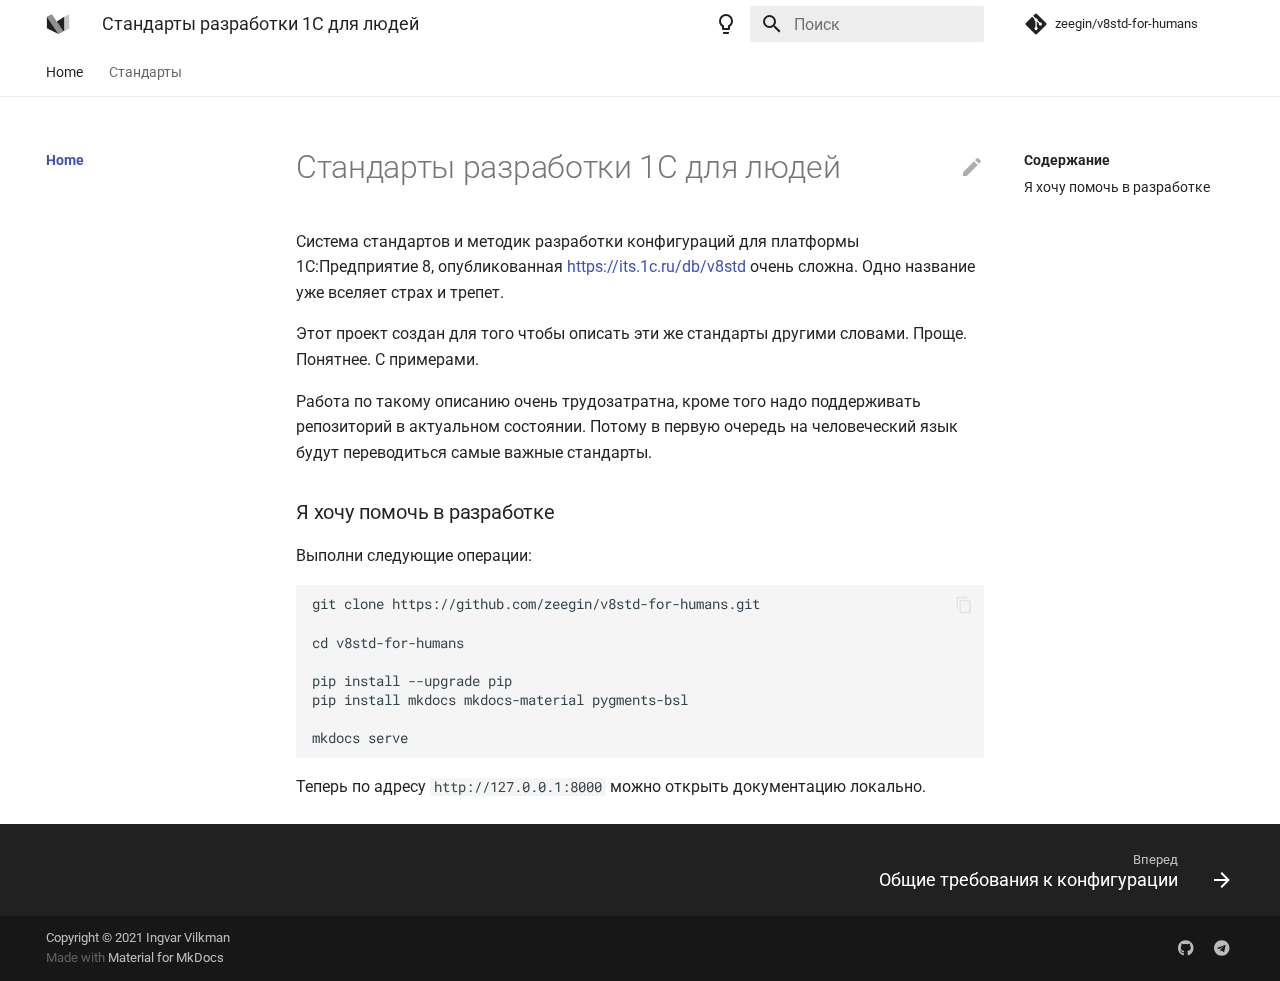
<file: index.html>
<!doctype html>
<html lang="ru" class="no-js">
  <head>
    
      <meta charset="utf-8">
      <meta name="viewport" content="width=device-width,initial-scale=1">
      
      
      
        <meta name="author" content="Ingvar Vilkman">
      
      
        <link rel="canonical" href="https://zeegin.github.io/v8std-for-humans/">
      
      <link rel="icon" href="assets/favicon.png">
      <meta name="generator" content="mkdocs-1.2.3, mkdocs-material-7.3.6">
    
    
      
        <title>Стандарты разработки 1С для людей</title>
      
    
    
      <link rel="stylesheet" href="assets/stylesheets/main.a57b2b03.min.css">
      
        
        <link rel="stylesheet" href="assets/stylesheets/palette.3f5d1f46.min.css">
        
      
    
    
    
      
        
        <link rel="preconnect" href="https://fonts.gstatic.com" crossorigin>
        <link rel="stylesheet" href="https://fonts.googleapis.com/css?family=Roboto:300,400,400i,700%7CRoboto+Mono&display=fallback">
        <style>:root{--md-text-font-family:"Roboto";--md-code-font-family:"Roboto Mono"}</style>
      
    
    
    
      <link rel="stylesheet" href="assets/stylesheets/extra.css">
    
    
      


    
    
  </head>
  
  
    
    
      
    
    
    
    
    <body dir="ltr" data-md-color-scheme="default" data-md-color-primary="white" data-md-color-accent="indigo">
  
    
    <script>function __prefix(e){return new URL(".",location).pathname+"."+e}function __get(e,t=localStorage){return JSON.parse(t.getItem(__prefix(e)))}</script>
    
      <script>var palette=__get("__palette");if(null!==palette&&"object"==typeof palette.color)for(var key in palette.color)document.body.setAttribute("data-md-color-"+key,palette.color[key])</script>
    
    <input class="md-toggle" data-md-toggle="drawer" type="checkbox" id="__drawer" autocomplete="off">
    <input class="md-toggle" data-md-toggle="search" type="checkbox" id="__search" autocomplete="off">
    <label class="md-overlay" for="__drawer"></label>
    <div data-md-component="skip">
      
        
        <a href="#1" class="md-skip">
          Перейти к содержанию
        </a>
      
    </div>
    <div data-md-component="announce">
      
    </div>
    
      

<header class="md-header" data-md-component="header">
  <nav class="md-header__inner md-grid" aria-label="Header">
    <a href="." title="Стандарты разработки 1С для людей" class="md-header__button md-logo" aria-label="Стандарты разработки 1С для людей" data-md-component="logo">
      
  
  <svg xmlns="http://www.w3.org/2000/svg" viewBox="0 0 89 89">
  <path d="M3.136,17.387l0,42.932l42.932,21.467l-42.932,-64.399Z" />
  <path d="M21.91,8l42.933,64.398l-18.775,9.388l-42.932,-64.399l18.774,-9.387Z" style="fill-opacity: 0.5" />
  <path d="M67.535,17.387l-27.262,18.156l21.878,32.818l5.384,2.691l0,-53.665Z" />
  <path d="M67.535,17.387l0,53.666l18.774,-9.388l0,-53.665l-18.774,9.387Z" style="fill-opacity: 0.25" />
</svg>

    </a>
    <label class="md-header__button md-icon" for="__drawer">
      <svg xmlns="http://www.w3.org/2000/svg" viewBox="0 0 24 24"><path d="M3 6h18v2H3V6m0 5h18v2H3v-2m0 5h18v2H3v-2z"/></svg>
    </label>
    <div class="md-header__title" data-md-component="header-title">
      <div class="md-header__ellipsis">
        <div class="md-header__topic">
          <span class="md-ellipsis">
            Стандарты разработки 1С для людей
          </span>
        </div>
        <div class="md-header__topic" data-md-component="header-topic">
          <span class="md-ellipsis">
            
              Home
            
          </span>
        </div>
      </div>
    </div>
    
      <form class="md-header__option" data-md-component="palette">
        
          
          
          <input class="md-option" data-md-color-media="" data-md-color-scheme="default" data-md-color-primary="white" data-md-color-accent="indigo"  aria-label="Switch to dark mode"  type="radio" name="__palette" id="__palette_1">
          
            <label class="md-header__button md-icon" title="Switch to dark mode" for="__palette_2" hidden>
              <svg xmlns="http://www.w3.org/2000/svg" viewBox="0 0 24 24"><path d="M12 2a7 7 0 0 1 7 7c0 2.38-1.19 4.47-3 5.74V17a1 1 0 0 1-1 1H9a1 1 0 0 1-1-1v-2.26C6.19 13.47 5 11.38 5 9a7 7 0 0 1 7-7M9 21v-1h6v1a1 1 0 0 1-1 1h-4a1 1 0 0 1-1-1m3-17a5 5 0 0 0-5 5c0 2.05 1.23 3.81 3 4.58V16h4v-2.42c1.77-.77 3-2.53 3-4.58a5 5 0 0 0-5-5z"/></svg>
            </label>
          
        
          
          
          <input class="md-option" data-md-color-media="(prefers-color-scheme: dark)" data-md-color-scheme="slate" data-md-color-primary="black" data-md-color-accent="light-blue"  aria-label="Switch to light mode"  type="radio" name="__palette" id="__palette_2">
          
            <label class="md-header__button md-icon" title="Switch to light mode" for="__palette_1" hidden>
              <svg xmlns="http://www.w3.org/2000/svg" viewBox="0 0 24 24"><path d="M12 2a7 7 0 0 0-7 7c0 2.38 1.19 4.47 3 5.74V17a1 1 0 0 0 1 1h6a1 1 0 0 0 1-1v-2.26c1.81-1.27 3-3.36 3-5.74a7 7 0 0 0-7-7M9 21a1 1 0 0 0 1 1h4a1 1 0 0 0 1-1v-1H9v1z"/></svg>
            </label>
          
        
      </form>
    
    
    
      <label class="md-header__button md-icon" for="__search">
        <svg xmlns="http://www.w3.org/2000/svg" viewBox="0 0 24 24"><path d="M9.5 3A6.5 6.5 0 0 1 16 9.5c0 1.61-.59 3.09-1.56 4.23l.27.27h.79l5 5-1.5 1.5-5-5v-.79l-.27-.27A6.516 6.516 0 0 1 9.5 16 6.5 6.5 0 0 1 3 9.5 6.5 6.5 0 0 1 9.5 3m0 2C7 5 5 7 5 9.5S7 14 9.5 14 14 12 14 9.5 12 5 9.5 5z"/></svg>
      </label>
      
<div class="md-search" data-md-component="search" role="dialog">
  <label class="md-search__overlay" for="__search"></label>
  <div class="md-search__inner" role="search">
    <form class="md-search__form" name="search">
      <input type="text" class="md-search__input" name="query" aria-label="Поиск" placeholder="Поиск" autocapitalize="off" autocorrect="off" autocomplete="off" spellcheck="false" data-md-component="search-query" required>
      <label class="md-search__icon md-icon" for="__search">
        <svg xmlns="http://www.w3.org/2000/svg" viewBox="0 0 24 24"><path d="M9.5 3A6.5 6.5 0 0 1 16 9.5c0 1.61-.59 3.09-1.56 4.23l.27.27h.79l5 5-1.5 1.5-5-5v-.79l-.27-.27A6.516 6.516 0 0 1 9.5 16 6.5 6.5 0 0 1 3 9.5 6.5 6.5 0 0 1 9.5 3m0 2C7 5 5 7 5 9.5S7 14 9.5 14 14 12 14 9.5 12 5 9.5 5z"/></svg>
        <svg xmlns="http://www.w3.org/2000/svg" viewBox="0 0 24 24"><path d="M20 11v2H8l5.5 5.5-1.42 1.42L4.16 12l7.92-7.92L13.5 5.5 8 11h12z"/></svg>
      </label>
      <nav class="md-search__options" aria-label="Search">
        
          <a href="javascript:void(0)" class="md-search__icon md-icon" aria-label="Share" data-clipboard data-clipboard-text="" data-md-component="search-share" tabindex="-1">
            <svg xmlns="http://www.w3.org/2000/svg" viewBox="0 0 24 24"><path d="M18 16.08c-.76 0-1.44.3-1.96.77L8.91 12.7c.05-.23.09-.46.09-.7 0-.24-.04-.47-.09-.7l7.05-4.11c.54.5 1.25.81 2.04.81a3 3 0 0 0 3-3 3 3 0 0 0-3-3 3 3 0 0 0-3 3c0 .24.04.47.09.7L8.04 9.81C7.5 9.31 6.79 9 6 9a3 3 0 0 0-3 3 3 3 0 0 0 3 3c.79 0 1.5-.31 2.04-.81l7.12 4.15c-.05.21-.08.43-.08.66 0 1.61 1.31 2.91 2.92 2.91 1.61 0 2.92-1.3 2.92-2.91A2.92 2.92 0 0 0 18 16.08z"/></svg>
          </a>
        
        <button type="reset" class="md-search__icon md-icon" aria-label="Clear" tabindex="-1">
          <svg xmlns="http://www.w3.org/2000/svg" viewBox="0 0 24 24"><path d="M19 6.41 17.59 5 12 10.59 6.41 5 5 6.41 10.59 12 5 17.59 6.41 19 12 13.41 17.59 19 19 17.59 13.41 12 19 6.41z"/></svg>
        </button>
      </nav>
      
        <div class="md-search__suggest" data-md-component="search-suggest"></div>
      
    </form>
    <div class="md-search__output">
      <div class="md-search__scrollwrap" data-md-scrollfix>
        <div class="md-search-result" data-md-component="search-result">
          <div class="md-search-result__meta">
            Initializing search
          </div>
          <ol class="md-search-result__list"></ol>
        </div>
      </div>
    </div>
  </div>
</div>
    
    
      <div class="md-header__source">
        
<a href="https://github.com/zeegin/v8std-for-humans/" title="Перейти к репозиторию" class="md-source" data-md-component="source">
  <div class="md-source__icon md-icon">
    
    <svg xmlns="http://www.w3.org/2000/svg" viewBox="0 0 448 512"><path d="M439.55 236.05 244 40.45a28.87 28.87 0 0 0-40.81 0l-40.66 40.63 51.52 51.52c27.06-9.14 52.68 16.77 43.39 43.68l49.66 49.66c34.23-11.8 61.18 31 35.47 56.69-26.49 26.49-70.21-2.87-56-37.34L240.22 199v121.85c25.3 12.54 22.26 41.85 9.08 55a34.34 34.34 0 0 1-48.55 0c-17.57-17.6-11.07-46.91 11.25-56v-123c-20.8-8.51-24.6-30.74-18.64-45L142.57 101 8.45 235.14a28.86 28.86 0 0 0 0 40.81l195.61 195.6a28.86 28.86 0 0 0 40.8 0l194.69-194.69a28.86 28.86 0 0 0 0-40.81z"/></svg>
  </div>
  <div class="md-source__repository">
    zeegin/v8std-for-humans
  </div>
</a>
      </div>
    
  </nav>
  
</header>
    
    <div class="md-container" data-md-component="container">
      
      
        
          
            
<nav class="md-tabs" aria-label="Tabs" data-md-component="tabs">
  <div class="md-tabs__inner md-grid">
    <ul class="md-tabs__list">
      
        
  
  
    
  


  <li class="md-tabs__item">
    <a href="." class="md-tabs__link md-tabs__link--active">
      Home
    </a>
  </li>

      
        
  
  


  
  
  
    

  
  
  
    

  
  
  
    <li class="md-tabs__item">
      <a href="std/std467/" class="md-tabs__link">
        Стандарты
      </a>
    </li>
  

  

  

      
    </ul>
  </div>
</nav>
          
        
      
      <main class="md-main" data-md-component="main">
        <div class="md-main__inner md-grid">
          
            
              
              <div class="md-sidebar md-sidebar--primary" data-md-component="sidebar" data-md-type="navigation" >
                <div class="md-sidebar__scrollwrap">
                  <div class="md-sidebar__inner">
                    

  


<nav class="md-nav md-nav--primary md-nav--lifted" aria-label="Navigation" data-md-level="0">
  <label class="md-nav__title" for="__drawer">
    <a href="." title="Стандарты разработки 1С для людей" class="md-nav__button md-logo" aria-label="Стандарты разработки 1С для людей" data-md-component="logo">
      
  
  <svg xmlns="http://www.w3.org/2000/svg" viewBox="0 0 89 89">
  <path d="M3.136,17.387l0,42.932l42.932,21.467l-42.932,-64.399Z" />
  <path d="M21.91,8l42.933,64.398l-18.775,9.388l-42.932,-64.399l18.774,-9.387Z" style="fill-opacity: 0.5" />
  <path d="M67.535,17.387l-27.262,18.156l21.878,32.818l5.384,2.691l0,-53.665Z" />
  <path d="M67.535,17.387l0,53.666l18.774,-9.388l0,-53.665l-18.774,9.387Z" style="fill-opacity: 0.25" />
</svg>

    </a>
    Стандарты разработки 1С для людей
  </label>
  
    <div class="md-nav__source">
      
<a href="https://github.com/zeegin/v8std-for-humans/" title="Перейти к репозиторию" class="md-source" data-md-component="source">
  <div class="md-source__icon md-icon">
    
    <svg xmlns="http://www.w3.org/2000/svg" viewBox="0 0 448 512"><path d="M439.55 236.05 244 40.45a28.87 28.87 0 0 0-40.81 0l-40.66 40.63 51.52 51.52c27.06-9.14 52.68 16.77 43.39 43.68l49.66 49.66c34.23-11.8 61.18 31 35.47 56.69-26.49 26.49-70.21-2.87-56-37.34L240.22 199v121.85c25.3 12.54 22.26 41.85 9.08 55a34.34 34.34 0 0 1-48.55 0c-17.57-17.6-11.07-46.91 11.25-56v-123c-20.8-8.51-24.6-30.74-18.64-45L142.57 101 8.45 235.14a28.86 28.86 0 0 0 0 40.81l195.61 195.6a28.86 28.86 0 0 0 40.8 0l194.69-194.69a28.86 28.86 0 0 0 0-40.81z"/></svg>
  </div>
  <div class="md-source__repository">
    zeegin/v8std-for-humans
  </div>
</a>
    </div>
  
  <ul class="md-nav__list" data-md-scrollfix>
    
      
      
      

  
  
    
  
  
    <li class="md-nav__item md-nav__item--active">
      
      <input class="md-nav__toggle md-toggle" data-md-toggle="toc" type="checkbox" id="__toc">
      
      
        
      
      
        <label class="md-nav__link md-nav__link--active" for="__toc">
          Home
          <span class="md-nav__icon md-icon"></span>
        </label>
      
      <a href="." class="md-nav__link md-nav__link--active">
        Home
      </a>
      
        


<nav class="md-nav md-nav--secondary" aria-label="Содержание">
  
  
  
    
  
  
    <label class="md-nav__title" for="__toc">
      <span class="md-nav__icon md-icon"></span>
      Содержание
    </label>
    <ul class="md-nav__list" data-md-component="toc" data-md-scrollfix>
      
        <li class="md-nav__item">
  <a href="#_1" class="md-nav__link">
    Я хочу помочь в разработке
  </a>
  
</li>
      
    </ul>
  
</nav>
      
    </li>
  

    
      
      
      

  
  
  
    
    <li class="md-nav__item md-nav__item--nested">
      
      
        <input class="md-nav__toggle md-toggle" data-md-toggle="__nav_2" type="checkbox" id="__nav_2" >
      
      
      
        
          
        
          
        
      
      
        <label class="md-nav__link" for="__nav_2">
          Стандарты
          <span class="md-nav__icon md-icon"></span>
        </label>
      
      <nav class="md-nav" aria-label="Стандарты" data-md-level="1">
        <label class="md-nav__title" for="__nav_2">
          <span class="md-nav__icon md-icon"></span>
          Стандарты
        </label>
        <ul class="md-nav__list" data-md-scrollfix>
          
            
              
  
  
  
    
      
    
    <li class="md-nav__item md-nav__item--section md-nav__item--nested">
      
      
        <input class="md-nav__toggle md-toggle" data-md-toggle="__nav_2_1" type="checkbox" id="__nav_2_1" >
      
      
      
        
          
        
      
      
        <label class="md-nav__link" for="__nav_2_1">
          Создание и изменение объектов метаданных
          <span class="md-nav__icon md-icon"></span>
        </label>
      
      <nav class="md-nav" aria-label="Создание и изменение объектов метаданных" data-md-level="2">
        <label class="md-nav__title" for="__nav_2_1">
          <span class="md-nav__icon md-icon"></span>
          Создание и изменение объектов метаданных
        </label>
        <ul class="md-nav__list" data-md-scrollfix>
          
            
              
  
  
  
    
    <li class="md-nav__item md-nav__item--nested">
      
      
        <input class="md-nav__toggle md-toggle" data-md-toggle="__nav_2_1_1" type="checkbox" id="__nav_2_1_1" >
      
      
      
        
          
        
          
        
      
      
        <label class="md-nav__link" for="__nav_2_1_1">
          Организация работы конфигурации
          <span class="md-nav__icon md-icon"></span>
        </label>
      
      <nav class="md-nav" aria-label="Организация работы конфигурации" data-md-level="3">
        <label class="md-nav__title" for="__nav_2_1_1">
          <span class="md-nav__icon md-icon"></span>
          Организация работы конфигурации
        </label>
        <ul class="md-nav__list" data-md-scrollfix>
          
            
              
  
  
  
    <li class="md-nav__item">
      <a href="std/std467/" class="md-nav__link">
        Общие требования к конфигурации
      </a>
    </li>
  

            
          
            
              
  
  
  
    <li class="md-nav__item">
      <a href="std/std643/" class="md-nav__link">
        Работа в разных часовых поясах
      </a>
    </li>
  

            
          
        </ul>
      </nav>
    </li>
  

            
          
        </ul>
      </nav>
    </li>
  

            
          
            
              
  
  
  
    
      
    
    <li class="md-nav__item md-nav__item--section md-nav__item--nested">
      
      
        <input class="md-nav__toggle md-toggle" data-md-toggle="__nav_2_2" type="checkbox" id="__nav_2_2" >
      
      
      
        
          
        
      
      
        <label class="md-nav__link" for="__nav_2_2">
          Общие вопросы безопасности
          <span class="md-nav__icon md-icon"></span>
        </label>
      
      <nav class="md-nav" aria-label="Общие вопросы безопасности" data-md-level="2">
        <label class="md-nav__title" for="__nav_2_2">
          <span class="md-nav__icon md-icon"></span>
          Общие вопросы безопасности
        </label>
        <ul class="md-nav__list" data-md-scrollfix>
          
            
              
  
  
  
    <li class="md-nav__item">
      <a href="std/std678/" class="md-nav__link">
        Безопасность прикладного программного интерфейса сервера
      </a>
    </li>
  

            
          
        </ul>
      </nav>
    </li>
  

            
          
        </ul>
      </nav>
    </li>
  

    
  </ul>
</nav>
                  </div>
                </div>
              </div>
            
            
              
              <div class="md-sidebar md-sidebar--secondary" data-md-component="sidebar" data-md-type="toc" >
                <div class="md-sidebar__scrollwrap">
                  <div class="md-sidebar__inner">
                    


<nav class="md-nav md-nav--secondary" aria-label="Содержание">
  
  
  
    
  
  
    <label class="md-nav__title" for="__toc">
      <span class="md-nav__icon md-icon"></span>
      Содержание
    </label>
    <ul class="md-nav__list" data-md-component="toc" data-md-scrollfix>
      
        <li class="md-nav__item">
  <a href="#_1" class="md-nav__link">
    Я хочу помочь в разработке
  </a>
  
</li>
      
    </ul>
  
</nav>
                  </div>
                </div>
              </div>
            
          
          <div class="md-content" data-md-component="content">
            <article class="md-content__inner md-typeset">
              
                
                  <a href="https://github.com/zeegin/v8std-for-humans/edit/master/docs/index.md" title="Редактировать страницу" class="md-content__button md-icon">
                    <svg xmlns="http://www.w3.org/2000/svg" viewBox="0 0 24 24"><path d="M20.71 7.04c.39-.39.39-1.04 0-1.41l-2.34-2.34c-.37-.39-1.02-.39-1.41 0l-1.84 1.83 3.75 3.75M3 17.25V21h3.75L17.81 9.93l-3.75-3.75L3 17.25z"/></svg>
                  </a>
                
                
                <h1 id="1">Стандарты разработки 1С для людей<a class="headerlink" href="#1" title="Permanent link">&para;</a></h1>
<p>Система стандартов и методик разработки конфигураций для платформы 1С:Предприятие 8, опубликованная <a href="https://its.1c.ru/db/v8std">https://its.1c.ru/db/v8std</a> очень сложна. Одно название уже вселяет страх и трепет.</p>
<p>Этот проект создан для того чтобы описать эти же стандарты другими словами. Проще. Понятнее. С примерами.</p>
<p>Работа по такому описанию очень трудозатратна, кроме того надо поддерживать репозиторий в актуальном состоянии. Потому в первую очередь на человеческий язык будут переводиться самые важные стандарты.</p>
<h3 id="_1">Я хочу помочь в разработке<a class="headerlink" href="#_1" title="Permanent link">&para;</a></h3>
<p>Выполни следующие операции:</p>
<div class="highlight"><pre><span></span><code>git clone https://github.com/zeegin/v8std-for-humans.git

cd v8std-for-humans

pip install --upgrade pip
pip install mkdocs mkdocs-material pygments-bsl

mkdocs serve
</code></pre></div>
<p>Теперь по адресу <code>http://127.0.0.1:8000</code> можно открыть документацию локально.</p>
                
              
              
                


              
            </article>
          </div>
        </div>
        
          <a href="#" class="md-top md-icon" data-md-component="top" data-md-state="hidden">
            <svg xmlns="http://www.w3.org/2000/svg" viewBox="0 0 24 24"><path d="M13 20h-2V8l-5.5 5.5-1.42-1.42L12 4.16l7.92 7.92-1.42 1.42L13 8v12z"/></svg>
            Back to top
          </a>
        
      </main>
      
        
<footer class="md-footer">
  
    <nav class="md-footer__inner md-grid" aria-label="Footer">
      
      
        
        <a href="std/std467/" class="md-footer__link md-footer__link--next" aria-label="Вперед: Общие требования к конфигурации" rel="next">
          <div class="md-footer__title">
            <div class="md-ellipsis">
              <span class="md-footer__direction">
                Вперед
              </span>
              Общие требования к конфигурации
            </div>
          </div>
          <div class="md-footer__button md-icon">
            <svg xmlns="http://www.w3.org/2000/svg" viewBox="0 0 24 24"><path d="M4 11v2h12l-5.5 5.5 1.42 1.42L19.84 12l-7.92-7.92L10.5 5.5 16 11H4z"/></svg>
          </div>
        </a>
      
    </nav>
  
  <div class="md-footer-meta md-typeset">
    <div class="md-footer-meta__inner md-grid">
      <div class="md-footer-copyright">
        
          <div class="md-footer-copyright__highlight">
            Copyright &copy; 2021 Ingvar Vilkman
          </div>
        
        
          Made with
          <a href="https://squidfunk.github.io/mkdocs-material/" target="_blank" rel="noopener">
            Material for MkDocs
          </a>
        
        
      </div>
      
  <div class="md-footer-social">
    
      
      
        
        
      
      <a href="https://github.com/zeegin/v8std-for-humans" target="_blank" rel="noopener" title="github.com" class="md-footer-social__link">
        <svg xmlns="http://www.w3.org/2000/svg" viewBox="0 0 496 512"><path d="M165.9 397.4c0 2-2.3 3.6-5.2 3.6-3.3.3-5.6-1.3-5.6-3.6 0-2 2.3-3.6 5.2-3.6 3-.3 5.6 1.3 5.6 3.6zm-31.1-4.5c-.7 2 1.3 4.3 4.3 4.9 2.6 1 5.6 0 6.2-2s-1.3-4.3-4.3-5.2c-2.6-.7-5.5.3-6.2 2.3zm44.2-1.7c-2.9.7-4.9 2.6-4.6 4.9.3 2 2.9 3.3 5.9 2.6 2.9-.7 4.9-2.6 4.6-4.6-.3-1.9-3-3.2-5.9-2.9zM244.8 8C106.1 8 0 113.3 0 252c0 110.9 69.8 205.8 169.5 239.2 12.8 2.3 17.3-5.6 17.3-12.1 0-6.2-.3-40.4-.3-61.4 0 0-70 15-84.7-29.8 0 0-11.4-29.1-27.8-36.6 0 0-22.9-15.7 1.6-15.4 0 0 24.9 2 38.6 25.8 21.9 38.6 58.6 27.5 72.9 20.9 2.3-16 8.8-27.1 16-33.7-55.9-6.2-112.3-14.3-112.3-110.5 0-27.5 7.6-41.3 23.6-58.9-2.6-6.5-11.1-33.3 2.6-67.9 20.9-6.5 69 27 69 27 20-5.6 41.5-8.5 62.8-8.5s42.8 2.9 62.8 8.5c0 0 48.1-33.6 69-27 13.7 34.7 5.2 61.4 2.6 67.9 16 17.7 25.8 31.5 25.8 58.9 0 96.5-58.9 104.2-114.8 110.5 9.2 7.9 17 22.9 17 46.4 0 33.7-.3 75.4-.3 83.6 0 6.5 4.6 14.4 17.3 12.1C428.2 457.8 496 362.9 496 252 496 113.3 383.5 8 244.8 8zM97.2 352.9c-1.3 1-1 3.3.7 5.2 1.6 1.6 3.9 2.3 5.2 1 1.3-1 1-3.3-.7-5.2-1.6-1.6-3.9-2.3-5.2-1zm-10.8-8.1c-.7 1.3.3 2.9 2.3 3.9 1.6 1 3.6.7 4.3-.7.7-1.3-.3-2.9-2.3-3.9-2-.6-3.6-.3-4.3.7zm32.4 35.6c-1.6 1.3-1 4.3 1.3 6.2 2.3 2.3 5.2 2.6 6.5 1 1.3-1.3.7-4.3-1.3-6.2-2.2-2.3-5.2-2.6-6.5-1zm-11.4-14.7c-1.6 1-1.6 3.6 0 5.9 1.6 2.3 4.3 3.3 5.6 2.3 1.6-1.3 1.6-3.9 0-6.2-1.4-2.3-4-3.3-5.6-2z"/></svg>
      </a>
    
      
      
        
        
      
      <a href="https://t.me/radio_ingvar" target="_blank" rel="noopener" title="t.me" class="md-footer-social__link">
        <svg xmlns="http://www.w3.org/2000/svg" viewBox="0 0 496 512"><path d="M248 8C111 8 0 119 0 256s111 248 248 248 248-111 248-248S385 8 248 8zm121.8 169.9-40.7 191.8c-3 13.6-11.1 16.9-22.4 10.5l-62-45.7-29.9 28.8c-3.3 3.3-6.1 6.1-12.5 6.1l4.4-63.1 114.9-103.8c5-4.4-1.1-6.9-7.7-2.5l-142 89.4-61.2-19.1c-13.3-4.2-13.6-13.3 2.8-19.7l239.1-92.2c11.1-4 20.8 2.7 17.2 19.5z"/></svg>
      </a>
    
  </div>

    </div>
  </div>
</footer>
      
    </div>
    <div class="md-dialog" data-md-component="dialog">
      <div class="md-dialog__inner md-typeset"></div>
    </div>
    <script id="__config" type="application/json">{"base": ".", "features": ["content.code.annotate", "content.tabs.link", "navigation.indexes", "navigation.sections", "navigation.tabs", "navigation.top", "navigation.tracking", "search.highlight", "search.share", "search.suggest"], "translations": {"clipboard.copy": "\u041a\u043e\u043f\u0438\u0440\u043e\u0432\u0430\u0442\u044c \u0432 \u0431\u0443\u0444\u0435\u0440", "clipboard.copied": "\u0421\u043a\u043e\u043f\u0438\u0440\u043e\u0432\u0430\u043d\u043e \u0432 \u0431\u0443\u0444\u0435\u0440", "search.config.lang": "ru", "search.config.pipeline": "trimmer, stopWordFilter", "search.config.separator": "[\\s\\-]+", "search.placeholder": "\u041f\u043e\u0438\u0441\u043a", "search.result.placeholder": "\u041d\u0430\u0447\u043d\u0438\u0442\u0435 \u043f\u0435\u0447\u0430\u0442\u0430\u0442\u044c \u0434\u043b\u044f \u043f\u043e\u0438\u0441\u043a\u0430", "search.result.none": "\u0421\u043e\u0432\u043f\u0430\u0434\u0435\u043d\u0438\u0439 \u043d\u0435 \u043d\u0430\u0439\u0434\u0435\u043d\u043e", "search.result.one": "\u041d\u0430\u0439\u0434\u0435\u043d\u043e 1 \u0441\u043e\u0432\u043f\u0430\u0434\u0435\u043d\u0438\u0435", "search.result.other": "\u041d\u0430\u0439\u0434\u0435\u043d\u043e # \u0441\u043e\u0432\u043f\u0430\u0434\u0435\u043d\u0438\u0439", "search.result.more.one": "1 more on this page", "search.result.more.other": "# more on this page", "search.result.term.missing": "Missing", "select.version.title": "Select version"}, "search": "assets/javascripts/workers/search.fcfe8b6d.min.js", "version": null}</script>
    
    
      <script src="assets/javascripts/bundle.b1047164.min.js"></script>
      
    
  </body>
</html>
</file>
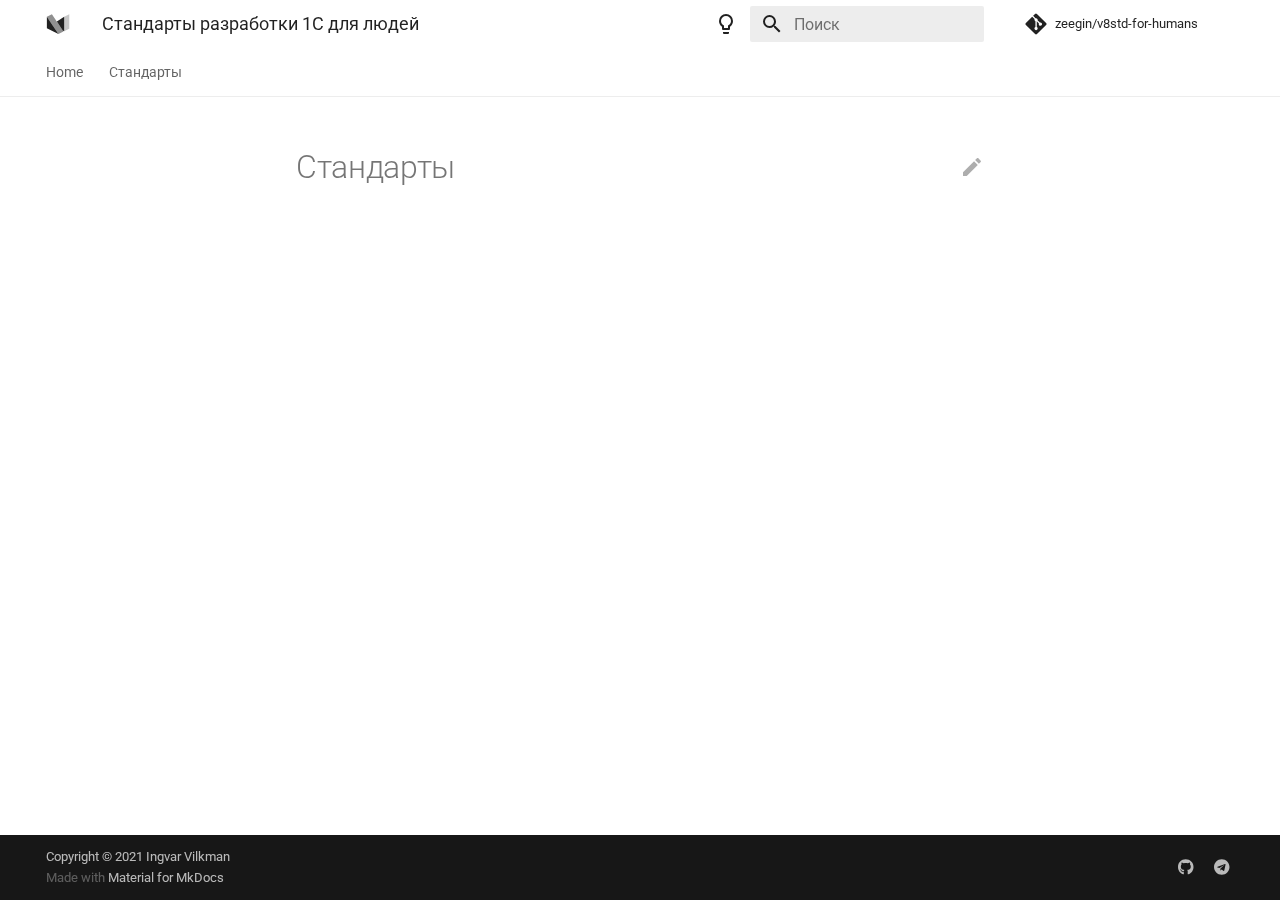
<file: std/index.html>
<!doctype html>
<html lang="ru" class="no-js">
  <head>
    
      <meta charset="utf-8">
      <meta name="viewport" content="width=device-width,initial-scale=1">
      
      
      
        <meta name="author" content="Ingvar Vilkman">
      
      
        <link rel="canonical" href="https://zeegin.github.io/v8std-for-humans/std/">
      
      <link rel="icon" href="../assets/favicon.png">
      <meta name="generator" content="mkdocs-1.2.3, mkdocs-material-7.3.6">
    
    
      
        <title>Стандарты - Стандарты разработки 1С для людей</title>
      
    
    
      <link rel="stylesheet" href="../assets/stylesheets/main.a57b2b03.min.css">
      
        
        <link rel="stylesheet" href="../assets/stylesheets/palette.3f5d1f46.min.css">
        
      
    
    
    
      
        
        <link rel="preconnect" href="https://fonts.gstatic.com" crossorigin>
        <link rel="stylesheet" href="https://fonts.googleapis.com/css?family=Roboto:300,400,400i,700%7CRoboto+Mono&display=fallback">
        <style>:root{--md-text-font-family:"Roboto";--md-code-font-family:"Roboto Mono"}</style>
      
    
    
    
      <link rel="stylesheet" href="../assets/stylesheets/extra.css">
    
    
      


    
    
  </head>
  
  
    
    
      
    
    
    
    
    <body dir="ltr" data-md-color-scheme="default" data-md-color-primary="white" data-md-color-accent="indigo">
  
    
    <script>function __prefix(e){return new URL("..",location).pathname+"."+e}function __get(e,t=localStorage){return JSON.parse(t.getItem(__prefix(e)))}</script>
    
      <script>var palette=__get("__palette");if(null!==palette&&"object"==typeof palette.color)for(var key in palette.color)document.body.setAttribute("data-md-color-"+key,palette.color[key])</script>
    
    <input class="md-toggle" data-md-toggle="drawer" type="checkbox" id="__drawer" autocomplete="off">
    <input class="md-toggle" data-md-toggle="search" type="checkbox" id="__search" autocomplete="off">
    <label class="md-overlay" for="__drawer"></label>
    <div data-md-component="skip">
      
        
        <a href="#_1" class="md-skip">
          Перейти к содержанию
        </a>
      
    </div>
    <div data-md-component="announce">
      
    </div>
    
      

<header class="md-header" data-md-component="header">
  <nav class="md-header__inner md-grid" aria-label="Header">
    <a href=".." title="Стандарты разработки 1С для людей" class="md-header__button md-logo" aria-label="Стандарты разработки 1С для людей" data-md-component="logo">
      
  
  <svg xmlns="http://www.w3.org/2000/svg" viewBox="0 0 89 89">
  <path d="M3.136,17.387l0,42.932l42.932,21.467l-42.932,-64.399Z" />
  <path d="M21.91,8l42.933,64.398l-18.775,9.388l-42.932,-64.399l18.774,-9.387Z" style="fill-opacity: 0.5" />
  <path d="M67.535,17.387l-27.262,18.156l21.878,32.818l5.384,2.691l0,-53.665Z" />
  <path d="M67.535,17.387l0,53.666l18.774,-9.388l0,-53.665l-18.774,9.387Z" style="fill-opacity: 0.25" />
</svg>

    </a>
    <label class="md-header__button md-icon" for="__drawer">
      <svg xmlns="http://www.w3.org/2000/svg" viewBox="0 0 24 24"><path d="M3 6h18v2H3V6m0 5h18v2H3v-2m0 5h18v2H3v-2z"/></svg>
    </label>
    <div class="md-header__title" data-md-component="header-title">
      <div class="md-header__ellipsis">
        <div class="md-header__topic">
          <span class="md-ellipsis">
            Стандарты разработки 1С для людей
          </span>
        </div>
        <div class="md-header__topic" data-md-component="header-topic">
          <span class="md-ellipsis">
            
              Стандарты
            
          </span>
        </div>
      </div>
    </div>
    
      <form class="md-header__option" data-md-component="palette">
        
          
          
          <input class="md-option" data-md-color-media="" data-md-color-scheme="default" data-md-color-primary="white" data-md-color-accent="indigo"  aria-label="Switch to dark mode"  type="radio" name="__palette" id="__palette_1">
          
            <label class="md-header__button md-icon" title="Switch to dark mode" for="__palette_2" hidden>
              <svg xmlns="http://www.w3.org/2000/svg" viewBox="0 0 24 24"><path d="M12 2a7 7 0 0 1 7 7c0 2.38-1.19 4.47-3 5.74V17a1 1 0 0 1-1 1H9a1 1 0 0 1-1-1v-2.26C6.19 13.47 5 11.38 5 9a7 7 0 0 1 7-7M9 21v-1h6v1a1 1 0 0 1-1 1h-4a1 1 0 0 1-1-1m3-17a5 5 0 0 0-5 5c0 2.05 1.23 3.81 3 4.58V16h4v-2.42c1.77-.77 3-2.53 3-4.58a5 5 0 0 0-5-5z"/></svg>
            </label>
          
        
          
          
          <input class="md-option" data-md-color-media="(prefers-color-scheme: dark)" data-md-color-scheme="slate" data-md-color-primary="black" data-md-color-accent="light-blue"  aria-label="Switch to light mode"  type="radio" name="__palette" id="__palette_2">
          
            <label class="md-header__button md-icon" title="Switch to light mode" for="__palette_1" hidden>
              <svg xmlns="http://www.w3.org/2000/svg" viewBox="0 0 24 24"><path d="M12 2a7 7 0 0 0-7 7c0 2.38 1.19 4.47 3 5.74V17a1 1 0 0 0 1 1h6a1 1 0 0 0 1-1v-2.26c1.81-1.27 3-3.36 3-5.74a7 7 0 0 0-7-7M9 21a1 1 0 0 0 1 1h4a1 1 0 0 0 1-1v-1H9v1z"/></svg>
            </label>
          
        
      </form>
    
    
    
      <label class="md-header__button md-icon" for="__search">
        <svg xmlns="http://www.w3.org/2000/svg" viewBox="0 0 24 24"><path d="M9.5 3A6.5 6.5 0 0 1 16 9.5c0 1.61-.59 3.09-1.56 4.23l.27.27h.79l5 5-1.5 1.5-5-5v-.79l-.27-.27A6.516 6.516 0 0 1 9.5 16 6.5 6.5 0 0 1 3 9.5 6.5 6.5 0 0 1 9.5 3m0 2C7 5 5 7 5 9.5S7 14 9.5 14 14 12 14 9.5 12 5 9.5 5z"/></svg>
      </label>
      
<div class="md-search" data-md-component="search" role="dialog">
  <label class="md-search__overlay" for="__search"></label>
  <div class="md-search__inner" role="search">
    <form class="md-search__form" name="search">
      <input type="text" class="md-search__input" name="query" aria-label="Поиск" placeholder="Поиск" autocapitalize="off" autocorrect="off" autocomplete="off" spellcheck="false" data-md-component="search-query" required>
      <label class="md-search__icon md-icon" for="__search">
        <svg xmlns="http://www.w3.org/2000/svg" viewBox="0 0 24 24"><path d="M9.5 3A6.5 6.5 0 0 1 16 9.5c0 1.61-.59 3.09-1.56 4.23l.27.27h.79l5 5-1.5 1.5-5-5v-.79l-.27-.27A6.516 6.516 0 0 1 9.5 16 6.5 6.5 0 0 1 3 9.5 6.5 6.5 0 0 1 9.5 3m0 2C7 5 5 7 5 9.5S7 14 9.5 14 14 12 14 9.5 12 5 9.5 5z"/></svg>
        <svg xmlns="http://www.w3.org/2000/svg" viewBox="0 0 24 24"><path d="M20 11v2H8l5.5 5.5-1.42 1.42L4.16 12l7.92-7.92L13.5 5.5 8 11h12z"/></svg>
      </label>
      <nav class="md-search__options" aria-label="Search">
        
          <a href="javascript:void(0)" class="md-search__icon md-icon" aria-label="Share" data-clipboard data-clipboard-text="" data-md-component="search-share" tabindex="-1">
            <svg xmlns="http://www.w3.org/2000/svg" viewBox="0 0 24 24"><path d="M18 16.08c-.76 0-1.44.3-1.96.77L8.91 12.7c.05-.23.09-.46.09-.7 0-.24-.04-.47-.09-.7l7.05-4.11c.54.5 1.25.81 2.04.81a3 3 0 0 0 3-3 3 3 0 0 0-3-3 3 3 0 0 0-3 3c0 .24.04.47.09.7L8.04 9.81C7.5 9.31 6.79 9 6 9a3 3 0 0 0-3 3 3 3 0 0 0 3 3c.79 0 1.5-.31 2.04-.81l7.12 4.15c-.05.21-.08.43-.08.66 0 1.61 1.31 2.91 2.92 2.91 1.61 0 2.92-1.3 2.92-2.91A2.92 2.92 0 0 0 18 16.08z"/></svg>
          </a>
        
        <button type="reset" class="md-search__icon md-icon" aria-label="Clear" tabindex="-1">
          <svg xmlns="http://www.w3.org/2000/svg" viewBox="0 0 24 24"><path d="M19 6.41 17.59 5 12 10.59 6.41 5 5 6.41 10.59 12 5 17.59 6.41 19 12 13.41 17.59 19 19 17.59 13.41 12 19 6.41z"/></svg>
        </button>
      </nav>
      
        <div class="md-search__suggest" data-md-component="search-suggest"></div>
      
    </form>
    <div class="md-search__output">
      <div class="md-search__scrollwrap" data-md-scrollfix>
        <div class="md-search-result" data-md-component="search-result">
          <div class="md-search-result__meta">
            Initializing search
          </div>
          <ol class="md-search-result__list"></ol>
        </div>
      </div>
    </div>
  </div>
</div>
    
    
      <div class="md-header__source">
        
<a href="https://github.com/zeegin/v8std-for-humans/" title="Перейти к репозиторию" class="md-source" data-md-component="source">
  <div class="md-source__icon md-icon">
    
    <svg xmlns="http://www.w3.org/2000/svg" viewBox="0 0 448 512"><path d="M439.55 236.05 244 40.45a28.87 28.87 0 0 0-40.81 0l-40.66 40.63 51.52 51.52c27.06-9.14 52.68 16.77 43.39 43.68l49.66 49.66c34.23-11.8 61.18 31 35.47 56.69-26.49 26.49-70.21-2.87-56-37.34L240.22 199v121.85c25.3 12.54 22.26 41.85 9.08 55a34.34 34.34 0 0 1-48.55 0c-17.57-17.6-11.07-46.91 11.25-56v-123c-20.8-8.51-24.6-30.74-18.64-45L142.57 101 8.45 235.14a28.86 28.86 0 0 0 0 40.81l195.61 195.6a28.86 28.86 0 0 0 40.8 0l194.69-194.69a28.86 28.86 0 0 0 0-40.81z"/></svg>
  </div>
  <div class="md-source__repository">
    zeegin/v8std-for-humans
  </div>
</a>
      </div>
    
  </nav>
  
</header>
    
    <div class="md-container" data-md-component="container">
      
      
        
          
            
<nav class="md-tabs" aria-label="Tabs" data-md-component="tabs">
  <div class="md-tabs__inner md-grid">
    <ul class="md-tabs__list">
      
        
  
  


  <li class="md-tabs__item">
    <a href=".." class="md-tabs__link">
      Home
    </a>
  </li>

      
        
  
  


  
  
  
    

  
  
  
    

  
  
  
    <li class="md-tabs__item">
      <a href="std467/" class="md-tabs__link">
        Стандарты
      </a>
    </li>
  

  

  

      
    </ul>
  </div>
</nav>
          
        
      
      <main class="md-main" data-md-component="main">
        <div class="md-main__inner md-grid">
          
            
              
              <div class="md-sidebar md-sidebar--primary" data-md-component="sidebar" data-md-type="navigation" >
                <div class="md-sidebar__scrollwrap">
                  <div class="md-sidebar__inner">
                    

  


<nav class="md-nav md-nav--primary md-nav--lifted" aria-label="Navigation" data-md-level="0">
  <label class="md-nav__title" for="__drawer">
    <a href=".." title="Стандарты разработки 1С для людей" class="md-nav__button md-logo" aria-label="Стандарты разработки 1С для людей" data-md-component="logo">
      
  
  <svg xmlns="http://www.w3.org/2000/svg" viewBox="0 0 89 89">
  <path d="M3.136,17.387l0,42.932l42.932,21.467l-42.932,-64.399Z" />
  <path d="M21.91,8l42.933,64.398l-18.775,9.388l-42.932,-64.399l18.774,-9.387Z" style="fill-opacity: 0.5" />
  <path d="M67.535,17.387l-27.262,18.156l21.878,32.818l5.384,2.691l0,-53.665Z" />
  <path d="M67.535,17.387l0,53.666l18.774,-9.388l0,-53.665l-18.774,9.387Z" style="fill-opacity: 0.25" />
</svg>

    </a>
    Стандарты разработки 1С для людей
  </label>
  
    <div class="md-nav__source">
      
<a href="https://github.com/zeegin/v8std-for-humans/" title="Перейти к репозиторию" class="md-source" data-md-component="source">
  <div class="md-source__icon md-icon">
    
    <svg xmlns="http://www.w3.org/2000/svg" viewBox="0 0 448 512"><path d="M439.55 236.05 244 40.45a28.87 28.87 0 0 0-40.81 0l-40.66 40.63 51.52 51.52c27.06-9.14 52.68 16.77 43.39 43.68l49.66 49.66c34.23-11.8 61.18 31 35.47 56.69-26.49 26.49-70.21-2.87-56-37.34L240.22 199v121.85c25.3 12.54 22.26 41.85 9.08 55a34.34 34.34 0 0 1-48.55 0c-17.57-17.6-11.07-46.91 11.25-56v-123c-20.8-8.51-24.6-30.74-18.64-45L142.57 101 8.45 235.14a28.86 28.86 0 0 0 0 40.81l195.61 195.6a28.86 28.86 0 0 0 40.8 0l194.69-194.69a28.86 28.86 0 0 0 0-40.81z"/></svg>
  </div>
  <div class="md-source__repository">
    zeegin/v8std-for-humans
  </div>
</a>
    </div>
  
  <ul class="md-nav__list" data-md-scrollfix>
    
      
      
      

  
  
  
    <li class="md-nav__item">
      <a href=".." class="md-nav__link">
        Home
      </a>
    </li>
  

    
      
      
      

  
  
  
    
    <li class="md-nav__item md-nav__item--nested">
      
      
        <input class="md-nav__toggle md-toggle" data-md-toggle="__nav_2" type="checkbox" id="__nav_2" >
      
      
      
        
          
        
          
        
      
      
        <label class="md-nav__link" for="__nav_2">
          Стандарты
          <span class="md-nav__icon md-icon"></span>
        </label>
      
      <nav class="md-nav" aria-label="Стандарты" data-md-level="1">
        <label class="md-nav__title" for="__nav_2">
          <span class="md-nav__icon md-icon"></span>
          Стандарты
        </label>
        <ul class="md-nav__list" data-md-scrollfix>
          
            
              
  
  
  
    
      
    
    <li class="md-nav__item md-nav__item--section md-nav__item--nested">
      
      
        <input class="md-nav__toggle md-toggle" data-md-toggle="__nav_2_1" type="checkbox" id="__nav_2_1" >
      
      
      
        
          
        
      
      
        <label class="md-nav__link" for="__nav_2_1">
          Создание и изменение объектов метаданных
          <span class="md-nav__icon md-icon"></span>
        </label>
      
      <nav class="md-nav" aria-label="Создание и изменение объектов метаданных" data-md-level="2">
        <label class="md-nav__title" for="__nav_2_1">
          <span class="md-nav__icon md-icon"></span>
          Создание и изменение объектов метаданных
        </label>
        <ul class="md-nav__list" data-md-scrollfix>
          
            
              
  
  
  
    
    <li class="md-nav__item md-nav__item--nested">
      
      
        <input class="md-nav__toggle md-toggle" data-md-toggle="__nav_2_1_1" type="checkbox" id="__nav_2_1_1" >
      
      
      
        
          
        
          
        
      
      
        <label class="md-nav__link" for="__nav_2_1_1">
          Организация работы конфигурации
          <span class="md-nav__icon md-icon"></span>
        </label>
      
      <nav class="md-nav" aria-label="Организация работы конфигурации" data-md-level="3">
        <label class="md-nav__title" for="__nav_2_1_1">
          <span class="md-nav__icon md-icon"></span>
          Организация работы конфигурации
        </label>
        <ul class="md-nav__list" data-md-scrollfix>
          
            
              
  
  
  
    <li class="md-nav__item">
      <a href="std467/" class="md-nav__link">
        Общие требования к конфигурации
      </a>
    </li>
  

            
          
            
              
  
  
  
    <li class="md-nav__item">
      <a href="std643/" class="md-nav__link">
        Работа в разных часовых поясах
      </a>
    </li>
  

            
          
        </ul>
      </nav>
    </li>
  

            
          
        </ul>
      </nav>
    </li>
  

            
          
            
              
  
  
  
    
      
    
    <li class="md-nav__item md-nav__item--section md-nav__item--nested">
      
      
        <input class="md-nav__toggle md-toggle" data-md-toggle="__nav_2_2" type="checkbox" id="__nav_2_2" >
      
      
      
        
          
        
      
      
        <label class="md-nav__link" for="__nav_2_2">
          Общие вопросы безопасности
          <span class="md-nav__icon md-icon"></span>
        </label>
      
      <nav class="md-nav" aria-label="Общие вопросы безопасности" data-md-level="2">
        <label class="md-nav__title" for="__nav_2_2">
          <span class="md-nav__icon md-icon"></span>
          Общие вопросы безопасности
        </label>
        <ul class="md-nav__list" data-md-scrollfix>
          
            
              
  
  
  
    <li class="md-nav__item">
      <a href="std678/" class="md-nav__link">
        Безопасность прикладного программного интерфейса сервера
      </a>
    </li>
  

            
          
        </ul>
      </nav>
    </li>
  

            
          
        </ul>
      </nav>
    </li>
  

    
  </ul>
</nav>
                  </div>
                </div>
              </div>
            
            
              
              <div class="md-sidebar md-sidebar--secondary" data-md-component="sidebar" data-md-type="toc" >
                <div class="md-sidebar__scrollwrap">
                  <div class="md-sidebar__inner">
                    


<nav class="md-nav md-nav--secondary" aria-label="Содержание">
  
  
  
    
  
  
</nav>
                  </div>
                </div>
              </div>
            
          
          <div class="md-content" data-md-component="content">
            <article class="md-content__inner md-typeset">
              
                
                  <a href="https://github.com/zeegin/v8std-for-humans/edit/master/docs/std/index.md" title="Редактировать страницу" class="md-content__button md-icon">
                    <svg xmlns="http://www.w3.org/2000/svg" viewBox="0 0 24 24"><path d="M20.71 7.04c.39-.39.39-1.04 0-1.41l-2.34-2.34c-.37-.39-1.02-.39-1.41 0l-1.84 1.83 3.75 3.75M3 17.25V21h3.75L17.81 9.93l-3.75-3.75L3 17.25z"/></svg>
                  </a>
                
                
                <h1 id="_1">Стандарты<a class="headerlink" href="#_1" title="Permanent link">&para;</a></h1>
                
              
              
                


              
            </article>
          </div>
        </div>
        
          <a href="#" class="md-top md-icon" data-md-component="top" data-md-state="hidden">
            <svg xmlns="http://www.w3.org/2000/svg" viewBox="0 0 24 24"><path d="M13 20h-2V8l-5.5 5.5-1.42-1.42L12 4.16l7.92 7.92-1.42 1.42L13 8v12z"/></svg>
            Back to top
          </a>
        
      </main>
      
        
<footer class="md-footer">
  
  <div class="md-footer-meta md-typeset">
    <div class="md-footer-meta__inner md-grid">
      <div class="md-footer-copyright">
        
          <div class="md-footer-copyright__highlight">
            Copyright &copy; 2021 Ingvar Vilkman
          </div>
        
        
          Made with
          <a href="https://squidfunk.github.io/mkdocs-material/" target="_blank" rel="noopener">
            Material for MkDocs
          </a>
        
        
      </div>
      
  <div class="md-footer-social">
    
      
      
        
        
      
      <a href="https://github.com/zeegin/v8std-for-humans" target="_blank" rel="noopener" title="github.com" class="md-footer-social__link">
        <svg xmlns="http://www.w3.org/2000/svg" viewBox="0 0 496 512"><path d="M165.9 397.4c0 2-2.3 3.6-5.2 3.6-3.3.3-5.6-1.3-5.6-3.6 0-2 2.3-3.6 5.2-3.6 3-.3 5.6 1.3 5.6 3.6zm-31.1-4.5c-.7 2 1.3 4.3 4.3 4.9 2.6 1 5.6 0 6.2-2s-1.3-4.3-4.3-5.2c-2.6-.7-5.5.3-6.2 2.3zm44.2-1.7c-2.9.7-4.9 2.6-4.6 4.9.3 2 2.9 3.3 5.9 2.6 2.9-.7 4.9-2.6 4.6-4.6-.3-1.9-3-3.2-5.9-2.9zM244.8 8C106.1 8 0 113.3 0 252c0 110.9 69.8 205.8 169.5 239.2 12.8 2.3 17.3-5.6 17.3-12.1 0-6.2-.3-40.4-.3-61.4 0 0-70 15-84.7-29.8 0 0-11.4-29.1-27.8-36.6 0 0-22.9-15.7 1.6-15.4 0 0 24.9 2 38.6 25.8 21.9 38.6 58.6 27.5 72.9 20.9 2.3-16 8.8-27.1 16-33.7-55.9-6.2-112.3-14.3-112.3-110.5 0-27.5 7.6-41.3 23.6-58.9-2.6-6.5-11.1-33.3 2.6-67.9 20.9-6.5 69 27 69 27 20-5.6 41.5-8.5 62.8-8.5s42.8 2.9 62.8 8.5c0 0 48.1-33.6 69-27 13.7 34.7 5.2 61.4 2.6 67.9 16 17.7 25.8 31.5 25.8 58.9 0 96.5-58.9 104.2-114.8 110.5 9.2 7.9 17 22.9 17 46.4 0 33.7-.3 75.4-.3 83.6 0 6.5 4.6 14.4 17.3 12.1C428.2 457.8 496 362.9 496 252 496 113.3 383.5 8 244.8 8zM97.2 352.9c-1.3 1-1 3.3.7 5.2 1.6 1.6 3.9 2.3 5.2 1 1.3-1 1-3.3-.7-5.2-1.6-1.6-3.9-2.3-5.2-1zm-10.8-8.1c-.7 1.3.3 2.9 2.3 3.9 1.6 1 3.6.7 4.3-.7.7-1.3-.3-2.9-2.3-3.9-2-.6-3.6-.3-4.3.7zm32.4 35.6c-1.6 1.3-1 4.3 1.3 6.2 2.3 2.3 5.2 2.6 6.5 1 1.3-1.3.7-4.3-1.3-6.2-2.2-2.3-5.2-2.6-6.5-1zm-11.4-14.7c-1.6 1-1.6 3.6 0 5.9 1.6 2.3 4.3 3.3 5.6 2.3 1.6-1.3 1.6-3.9 0-6.2-1.4-2.3-4-3.3-5.6-2z"/></svg>
      </a>
    
      
      
        
        
      
      <a href="https://t.me/radio_ingvar" target="_blank" rel="noopener" title="t.me" class="md-footer-social__link">
        <svg xmlns="http://www.w3.org/2000/svg" viewBox="0 0 496 512"><path d="M248 8C111 8 0 119 0 256s111 248 248 248 248-111 248-248S385 8 248 8zm121.8 169.9-40.7 191.8c-3 13.6-11.1 16.9-22.4 10.5l-62-45.7-29.9 28.8c-3.3 3.3-6.1 6.1-12.5 6.1l4.4-63.1 114.9-103.8c5-4.4-1.1-6.9-7.7-2.5l-142 89.4-61.2-19.1c-13.3-4.2-13.6-13.3 2.8-19.7l239.1-92.2c11.1-4 20.8 2.7 17.2 19.5z"/></svg>
      </a>
    
  </div>

    </div>
  </div>
</footer>
      
    </div>
    <div class="md-dialog" data-md-component="dialog">
      <div class="md-dialog__inner md-typeset"></div>
    </div>
    <script id="__config" type="application/json">{"base": "..", "features": ["content.code.annotate", "content.tabs.link", "navigation.indexes", "navigation.sections", "navigation.tabs", "navigation.top", "navigation.tracking", "search.highlight", "search.share", "search.suggest"], "translations": {"clipboard.copy": "\u041a\u043e\u043f\u0438\u0440\u043e\u0432\u0430\u0442\u044c \u0432 \u0431\u0443\u0444\u0435\u0440", "clipboard.copied": "\u0421\u043a\u043e\u043f\u0438\u0440\u043e\u0432\u0430\u043d\u043e \u0432 \u0431\u0443\u0444\u0435\u0440", "search.config.lang": "ru", "search.config.pipeline": "trimmer, stopWordFilter", "search.config.separator": "[\\s\\-]+", "search.placeholder": "\u041f\u043e\u0438\u0441\u043a", "search.result.placeholder": "\u041d\u0430\u0447\u043d\u0438\u0442\u0435 \u043f\u0435\u0447\u0430\u0442\u0430\u0442\u044c \u0434\u043b\u044f \u043f\u043e\u0438\u0441\u043a\u0430", "search.result.none": "\u0421\u043e\u0432\u043f\u0430\u0434\u0435\u043d\u0438\u0439 \u043d\u0435 \u043d\u0430\u0439\u0434\u0435\u043d\u043e", "search.result.one": "\u041d\u0430\u0439\u0434\u0435\u043d\u043e 1 \u0441\u043e\u0432\u043f\u0430\u0434\u0435\u043d\u0438\u0435", "search.result.other": "\u041d\u0430\u0439\u0434\u0435\u043d\u043e # \u0441\u043e\u0432\u043f\u0430\u0434\u0435\u043d\u0438\u0439", "search.result.more.one": "1 more on this page", "search.result.more.other": "# more on this page", "search.result.term.missing": "Missing", "select.version.title": "Select version"}, "search": "../assets/javascripts/workers/search.fcfe8b6d.min.js", "version": null}</script>
    
    
      <script src="../assets/javascripts/bundle.b1047164.min.js"></script>
      
    
  </body>
</html>
</file>
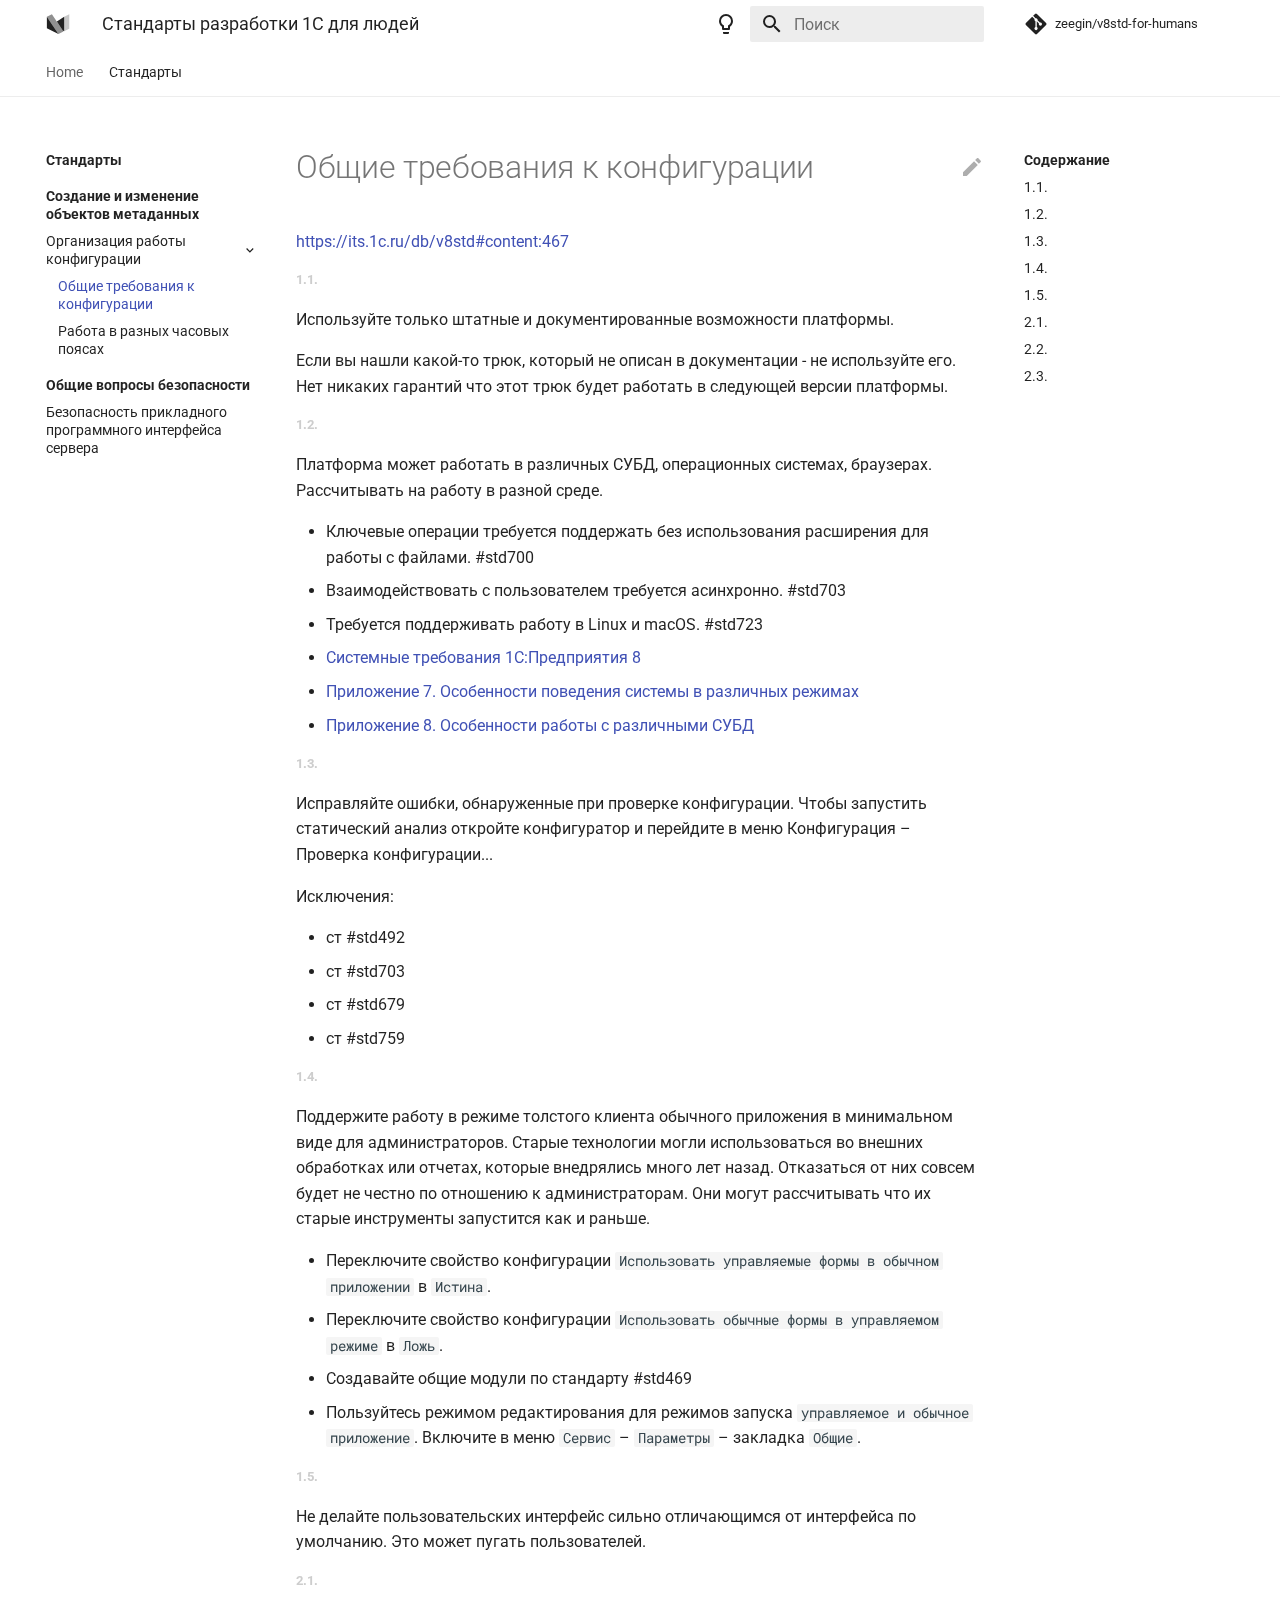
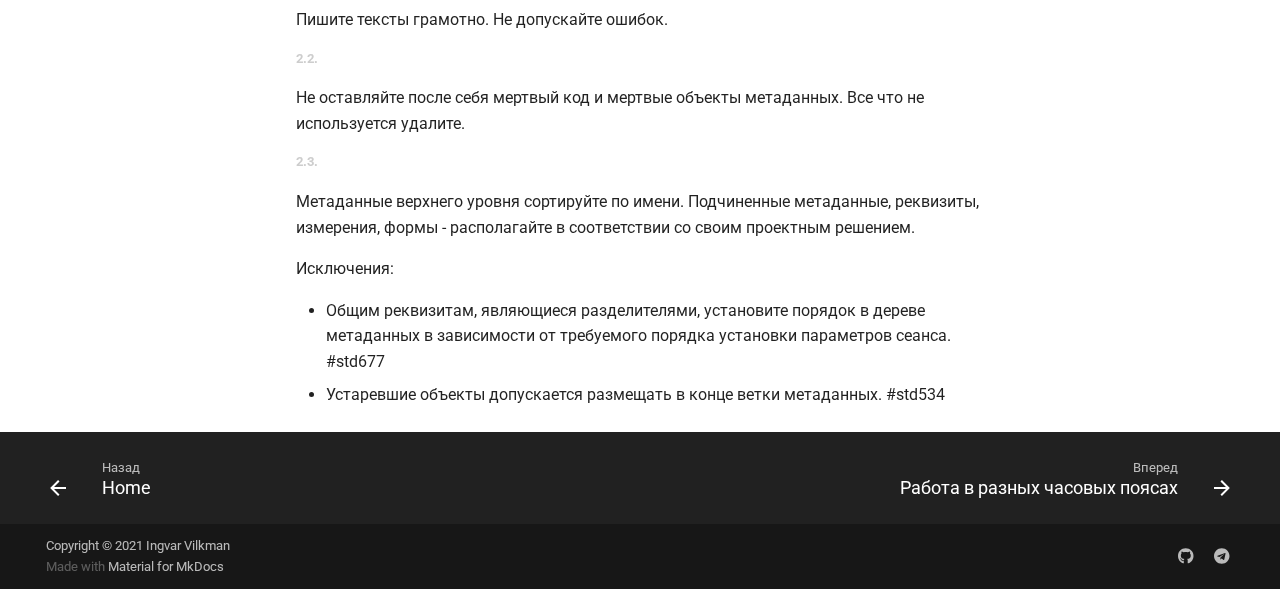
<file: std/std467/index.html>
<!doctype html>
<html lang="ru" class="no-js">
  <head>
    
      <meta charset="utf-8">
      <meta name="viewport" content="width=device-width,initial-scale=1">
      
      
      
        <meta name="author" content="Ingvar Vilkman">
      
      
        <link rel="canonical" href="https://zeegin.github.io/v8std-for-humans/std/std467/">
      
      <link rel="icon" href="../../assets/favicon.png">
      <meta name="generator" content="mkdocs-1.2.3, mkdocs-material-7.3.6">
    
    
      
        <title>Общие требования к конфигурации - Стандарты разработки 1С для людей</title>
      
    
    
      <link rel="stylesheet" href="../../assets/stylesheets/main.a57b2b03.min.css">
      
        
        <link rel="stylesheet" href="../../assets/stylesheets/palette.3f5d1f46.min.css">
        
      
    
    
    
      
        
        <link rel="preconnect" href="https://fonts.gstatic.com" crossorigin>
        <link rel="stylesheet" href="https://fonts.googleapis.com/css?family=Roboto:300,400,400i,700%7CRoboto+Mono&display=fallback">
        <style>:root{--md-text-font-family:"Roboto";--md-code-font-family:"Roboto Mono"}</style>
      
    
    
    
      <link rel="stylesheet" href="../../assets/stylesheets/extra.css">
    
    
      


    
    
  </head>
  
  
    
    
      
    
    
    
    
    <body dir="ltr" data-md-color-scheme="default" data-md-color-primary="white" data-md-color-accent="indigo">
  
    
    <script>function __prefix(e){return new URL("../..",location).pathname+"."+e}function __get(e,t=localStorage){return JSON.parse(t.getItem(__prefix(e)))}</script>
    
      <script>var palette=__get("__palette");if(null!==palette&&"object"==typeof palette.color)for(var key in palette.color)document.body.setAttribute("data-md-color-"+key,palette.color[key])</script>
    
    <input class="md-toggle" data-md-toggle="drawer" type="checkbox" id="__drawer" autocomplete="off">
    <input class="md-toggle" data-md-toggle="search" type="checkbox" id="__search" autocomplete="off">
    <label class="md-overlay" for="__drawer"></label>
    <div data-md-component="skip">
      
        
        <a href="#_1" class="md-skip">
          Перейти к содержанию
        </a>
      
    </div>
    <div data-md-component="announce">
      
    </div>
    
      

<header class="md-header" data-md-component="header">
  <nav class="md-header__inner md-grid" aria-label="Header">
    <a href="../.." title="Стандарты разработки 1С для людей" class="md-header__button md-logo" aria-label="Стандарты разработки 1С для людей" data-md-component="logo">
      
  
  <svg xmlns="http://www.w3.org/2000/svg" viewBox="0 0 89 89">
  <path d="M3.136,17.387l0,42.932l42.932,21.467l-42.932,-64.399Z" />
  <path d="M21.91,8l42.933,64.398l-18.775,9.388l-42.932,-64.399l18.774,-9.387Z" style="fill-opacity: 0.5" />
  <path d="M67.535,17.387l-27.262,18.156l21.878,32.818l5.384,2.691l0,-53.665Z" />
  <path d="M67.535,17.387l0,53.666l18.774,-9.388l0,-53.665l-18.774,9.387Z" style="fill-opacity: 0.25" />
</svg>

    </a>
    <label class="md-header__button md-icon" for="__drawer">
      <svg xmlns="http://www.w3.org/2000/svg" viewBox="0 0 24 24"><path d="M3 6h18v2H3V6m0 5h18v2H3v-2m0 5h18v2H3v-2z"/></svg>
    </label>
    <div class="md-header__title" data-md-component="header-title">
      <div class="md-header__ellipsis">
        <div class="md-header__topic">
          <span class="md-ellipsis">
            Стандарты разработки 1С для людей
          </span>
        </div>
        <div class="md-header__topic" data-md-component="header-topic">
          <span class="md-ellipsis">
            
              Общие требования к конфигурации
            
          </span>
        </div>
      </div>
    </div>
    
      <form class="md-header__option" data-md-component="palette">
        
          
          
          <input class="md-option" data-md-color-media="" data-md-color-scheme="default" data-md-color-primary="white" data-md-color-accent="indigo"  aria-label="Switch to dark mode"  type="radio" name="__palette" id="__palette_1">
          
            <label class="md-header__button md-icon" title="Switch to dark mode" for="__palette_2" hidden>
              <svg xmlns="http://www.w3.org/2000/svg" viewBox="0 0 24 24"><path d="M12 2a7 7 0 0 1 7 7c0 2.38-1.19 4.47-3 5.74V17a1 1 0 0 1-1 1H9a1 1 0 0 1-1-1v-2.26C6.19 13.47 5 11.38 5 9a7 7 0 0 1 7-7M9 21v-1h6v1a1 1 0 0 1-1 1h-4a1 1 0 0 1-1-1m3-17a5 5 0 0 0-5 5c0 2.05 1.23 3.81 3 4.58V16h4v-2.42c1.77-.77 3-2.53 3-4.58a5 5 0 0 0-5-5z"/></svg>
            </label>
          
        
          
          
          <input class="md-option" data-md-color-media="(prefers-color-scheme: dark)" data-md-color-scheme="slate" data-md-color-primary="black" data-md-color-accent="light-blue"  aria-label="Switch to light mode"  type="radio" name="__palette" id="__palette_2">
          
            <label class="md-header__button md-icon" title="Switch to light mode" for="__palette_1" hidden>
              <svg xmlns="http://www.w3.org/2000/svg" viewBox="0 0 24 24"><path d="M12 2a7 7 0 0 0-7 7c0 2.38 1.19 4.47 3 5.74V17a1 1 0 0 0 1 1h6a1 1 0 0 0 1-1v-2.26c1.81-1.27 3-3.36 3-5.74a7 7 0 0 0-7-7M9 21a1 1 0 0 0 1 1h4a1 1 0 0 0 1-1v-1H9v1z"/></svg>
            </label>
          
        
      </form>
    
    
    
      <label class="md-header__button md-icon" for="__search">
        <svg xmlns="http://www.w3.org/2000/svg" viewBox="0 0 24 24"><path d="M9.5 3A6.5 6.5 0 0 1 16 9.5c0 1.61-.59 3.09-1.56 4.23l.27.27h.79l5 5-1.5 1.5-5-5v-.79l-.27-.27A6.516 6.516 0 0 1 9.5 16 6.5 6.5 0 0 1 3 9.5 6.5 6.5 0 0 1 9.5 3m0 2C7 5 5 7 5 9.5S7 14 9.5 14 14 12 14 9.5 12 5 9.5 5z"/></svg>
      </label>
      
<div class="md-search" data-md-component="search" role="dialog">
  <label class="md-search__overlay" for="__search"></label>
  <div class="md-search__inner" role="search">
    <form class="md-search__form" name="search">
      <input type="text" class="md-search__input" name="query" aria-label="Поиск" placeholder="Поиск" autocapitalize="off" autocorrect="off" autocomplete="off" spellcheck="false" data-md-component="search-query" required>
      <label class="md-search__icon md-icon" for="__search">
        <svg xmlns="http://www.w3.org/2000/svg" viewBox="0 0 24 24"><path d="M9.5 3A6.5 6.5 0 0 1 16 9.5c0 1.61-.59 3.09-1.56 4.23l.27.27h.79l5 5-1.5 1.5-5-5v-.79l-.27-.27A6.516 6.516 0 0 1 9.5 16 6.5 6.5 0 0 1 3 9.5 6.5 6.5 0 0 1 9.5 3m0 2C7 5 5 7 5 9.5S7 14 9.5 14 14 12 14 9.5 12 5 9.5 5z"/></svg>
        <svg xmlns="http://www.w3.org/2000/svg" viewBox="0 0 24 24"><path d="M20 11v2H8l5.5 5.5-1.42 1.42L4.16 12l7.92-7.92L13.5 5.5 8 11h12z"/></svg>
      </label>
      <nav class="md-search__options" aria-label="Search">
        
          <a href="javascript:void(0)" class="md-search__icon md-icon" aria-label="Share" data-clipboard data-clipboard-text="" data-md-component="search-share" tabindex="-1">
            <svg xmlns="http://www.w3.org/2000/svg" viewBox="0 0 24 24"><path d="M18 16.08c-.76 0-1.44.3-1.96.77L8.91 12.7c.05-.23.09-.46.09-.7 0-.24-.04-.47-.09-.7l7.05-4.11c.54.5 1.25.81 2.04.81a3 3 0 0 0 3-3 3 3 0 0 0-3-3 3 3 0 0 0-3 3c0 .24.04.47.09.7L8.04 9.81C7.5 9.31 6.79 9 6 9a3 3 0 0 0-3 3 3 3 0 0 0 3 3c.79 0 1.5-.31 2.04-.81l7.12 4.15c-.05.21-.08.43-.08.66 0 1.61 1.31 2.91 2.92 2.91 1.61 0 2.92-1.3 2.92-2.91A2.92 2.92 0 0 0 18 16.08z"/></svg>
          </a>
        
        <button type="reset" class="md-search__icon md-icon" aria-label="Clear" tabindex="-1">
          <svg xmlns="http://www.w3.org/2000/svg" viewBox="0 0 24 24"><path d="M19 6.41 17.59 5 12 10.59 6.41 5 5 6.41 10.59 12 5 17.59 6.41 19 12 13.41 17.59 19 19 17.59 13.41 12 19 6.41z"/></svg>
        </button>
      </nav>
      
        <div class="md-search__suggest" data-md-component="search-suggest"></div>
      
    </form>
    <div class="md-search__output">
      <div class="md-search__scrollwrap" data-md-scrollfix>
        <div class="md-search-result" data-md-component="search-result">
          <div class="md-search-result__meta">
            Initializing search
          </div>
          <ol class="md-search-result__list"></ol>
        </div>
      </div>
    </div>
  </div>
</div>
    
    
      <div class="md-header__source">
        
<a href="https://github.com/zeegin/v8std-for-humans/" title="Перейти к репозиторию" class="md-source" data-md-component="source">
  <div class="md-source__icon md-icon">
    
    <svg xmlns="http://www.w3.org/2000/svg" viewBox="0 0 448 512"><path d="M439.55 236.05 244 40.45a28.87 28.87 0 0 0-40.81 0l-40.66 40.63 51.52 51.52c27.06-9.14 52.68 16.77 43.39 43.68l49.66 49.66c34.23-11.8 61.18 31 35.47 56.69-26.49 26.49-70.21-2.87-56-37.34L240.22 199v121.85c25.3 12.54 22.26 41.85 9.08 55a34.34 34.34 0 0 1-48.55 0c-17.57-17.6-11.07-46.91 11.25-56v-123c-20.8-8.51-24.6-30.74-18.64-45L142.57 101 8.45 235.14a28.86 28.86 0 0 0 0 40.81l195.61 195.6a28.86 28.86 0 0 0 40.8 0l194.69-194.69a28.86 28.86 0 0 0 0-40.81z"/></svg>
  </div>
  <div class="md-source__repository">
    zeegin/v8std-for-humans
  </div>
</a>
      </div>
    
  </nav>
  
</header>
    
    <div class="md-container" data-md-component="container">
      
      
        
          
            
<nav class="md-tabs" aria-label="Tabs" data-md-component="tabs">
  <div class="md-tabs__inner md-grid">
    <ul class="md-tabs__list">
      
        
  
  


  <li class="md-tabs__item">
    <a href="../.." class="md-tabs__link">
      Home
    </a>
  </li>

      
        
  
  
    
  


  
  
  
    

  
  
  
    

  
  
  
    <li class="md-tabs__item">
      <a href="./" class="md-tabs__link md-tabs__link--active">
        Стандарты
      </a>
    </li>
  

  

  

      
    </ul>
  </div>
</nav>
          
        
      
      <main class="md-main" data-md-component="main">
        <div class="md-main__inner md-grid">
          
            
              
              <div class="md-sidebar md-sidebar--primary" data-md-component="sidebar" data-md-type="navigation" >
                <div class="md-sidebar__scrollwrap">
                  <div class="md-sidebar__inner">
                    

  


<nav class="md-nav md-nav--primary md-nav--lifted" aria-label="Navigation" data-md-level="0">
  <label class="md-nav__title" for="__drawer">
    <a href="../.." title="Стандарты разработки 1С для людей" class="md-nav__button md-logo" aria-label="Стандарты разработки 1С для людей" data-md-component="logo">
      
  
  <svg xmlns="http://www.w3.org/2000/svg" viewBox="0 0 89 89">
  <path d="M3.136,17.387l0,42.932l42.932,21.467l-42.932,-64.399Z" />
  <path d="M21.91,8l42.933,64.398l-18.775,9.388l-42.932,-64.399l18.774,-9.387Z" style="fill-opacity: 0.5" />
  <path d="M67.535,17.387l-27.262,18.156l21.878,32.818l5.384,2.691l0,-53.665Z" />
  <path d="M67.535,17.387l0,53.666l18.774,-9.388l0,-53.665l-18.774,9.387Z" style="fill-opacity: 0.25" />
</svg>

    </a>
    Стандарты разработки 1С для людей
  </label>
  
    <div class="md-nav__source">
      
<a href="https://github.com/zeegin/v8std-for-humans/" title="Перейти к репозиторию" class="md-source" data-md-component="source">
  <div class="md-source__icon md-icon">
    
    <svg xmlns="http://www.w3.org/2000/svg" viewBox="0 0 448 512"><path d="M439.55 236.05 244 40.45a28.87 28.87 0 0 0-40.81 0l-40.66 40.63 51.52 51.52c27.06-9.14 52.68 16.77 43.39 43.68l49.66 49.66c34.23-11.8 61.18 31 35.47 56.69-26.49 26.49-70.21-2.87-56-37.34L240.22 199v121.85c25.3 12.54 22.26 41.85 9.08 55a34.34 34.34 0 0 1-48.55 0c-17.57-17.6-11.07-46.91 11.25-56v-123c-20.8-8.51-24.6-30.74-18.64-45L142.57 101 8.45 235.14a28.86 28.86 0 0 0 0 40.81l195.61 195.6a28.86 28.86 0 0 0 40.8 0l194.69-194.69a28.86 28.86 0 0 0 0-40.81z"/></svg>
  </div>
  <div class="md-source__repository">
    zeegin/v8std-for-humans
  </div>
</a>
    </div>
  
  <ul class="md-nav__list" data-md-scrollfix>
    
      
      
      

  
  
  
    <li class="md-nav__item">
      <a href="../.." class="md-nav__link">
        Home
      </a>
    </li>
  

    
      
      
      

  
  
    
  
  
    
    <li class="md-nav__item md-nav__item--active md-nav__item--nested">
      
      
        <input class="md-nav__toggle md-toggle" data-md-toggle="__nav_2" type="checkbox" id="__nav_2" checked>
      
      
      
        
          
        
          
        
      
      
        <label class="md-nav__link" for="__nav_2">
          Стандарты
          <span class="md-nav__icon md-icon"></span>
        </label>
      
      <nav class="md-nav" aria-label="Стандарты" data-md-level="1">
        <label class="md-nav__title" for="__nav_2">
          <span class="md-nav__icon md-icon"></span>
          Стандарты
        </label>
        <ul class="md-nav__list" data-md-scrollfix>
          
            
              
  
  
    
  
  
    
      
    
    <li class="md-nav__item md-nav__item--active md-nav__item--section md-nav__item--nested">
      
      
        <input class="md-nav__toggle md-toggle" data-md-toggle="__nav_2_1" type="checkbox" id="__nav_2_1" checked>
      
      
      
        
          
        
      
      
        <label class="md-nav__link" for="__nav_2_1">
          Создание и изменение объектов метаданных
          <span class="md-nav__icon md-icon"></span>
        </label>
      
      <nav class="md-nav" aria-label="Создание и изменение объектов метаданных" data-md-level="2">
        <label class="md-nav__title" for="__nav_2_1">
          <span class="md-nav__icon md-icon"></span>
          Создание и изменение объектов метаданных
        </label>
        <ul class="md-nav__list" data-md-scrollfix>
          
            
              
  
  
    
  
  
    
    <li class="md-nav__item md-nav__item--active md-nav__item--nested">
      
      
        <input class="md-nav__toggle md-toggle" data-md-toggle="__nav_2_1_1" type="checkbox" id="__nav_2_1_1" checked>
      
      
      
        
          
        
          
        
      
      
        <label class="md-nav__link" for="__nav_2_1_1">
          Организация работы конфигурации
          <span class="md-nav__icon md-icon"></span>
        </label>
      
      <nav class="md-nav" aria-label="Организация работы конфигурации" data-md-level="3">
        <label class="md-nav__title" for="__nav_2_1_1">
          <span class="md-nav__icon md-icon"></span>
          Организация работы конфигурации
        </label>
        <ul class="md-nav__list" data-md-scrollfix>
          
            
              
  
  
    
  
  
    <li class="md-nav__item md-nav__item--active">
      
      <input class="md-nav__toggle md-toggle" data-md-toggle="toc" type="checkbox" id="__toc">
      
      
        
      
      
        <label class="md-nav__link md-nav__link--active" for="__toc">
          Общие требования к конфигурации
          <span class="md-nav__icon md-icon"></span>
        </label>
      
      <a href="./" class="md-nav__link md-nav__link--active">
        Общие требования к конфигурации
      </a>
      
        


<nav class="md-nav md-nav--secondary" aria-label="Содержание">
  
  
  
    
  
  
    <label class="md-nav__title" for="__toc">
      <span class="md-nav__icon md-icon"></span>
      Содержание
    </label>
    <ul class="md-nav__list" data-md-component="toc" data-md-scrollfix>
      
        <li class="md-nav__item">
  <a href="#11" class="md-nav__link">
    1.1.
  </a>
  
</li>
      
        <li class="md-nav__item">
  <a href="#12" class="md-nav__link">
    1.2.
  </a>
  
</li>
      
        <li class="md-nav__item">
  <a href="#13" class="md-nav__link">
    1.3.
  </a>
  
</li>
      
        <li class="md-nav__item">
  <a href="#14" class="md-nav__link">
    1.4.
  </a>
  
</li>
      
        <li class="md-nav__item">
  <a href="#15" class="md-nav__link">
    1.5.
  </a>
  
</li>
      
        <li class="md-nav__item">
  <a href="#21" class="md-nav__link">
    2.1.
  </a>
  
</li>
      
        <li class="md-nav__item">
  <a href="#22" class="md-nav__link">
    2.2.
  </a>
  
</li>
      
        <li class="md-nav__item">
  <a href="#23" class="md-nav__link">
    2.3.
  </a>
  
</li>
      
    </ul>
  
</nav>
      
    </li>
  

            
          
            
              
  
  
  
    <li class="md-nav__item">
      <a href="../std643/" class="md-nav__link">
        Работа в разных часовых поясах
      </a>
    </li>
  

            
          
        </ul>
      </nav>
    </li>
  

            
          
        </ul>
      </nav>
    </li>
  

            
          
            
              
  
  
  
    
      
    
    <li class="md-nav__item md-nav__item--section md-nav__item--nested">
      
      
        <input class="md-nav__toggle md-toggle" data-md-toggle="__nav_2_2" type="checkbox" id="__nav_2_2" >
      
      
      
        
          
        
      
      
        <label class="md-nav__link" for="__nav_2_2">
          Общие вопросы безопасности
          <span class="md-nav__icon md-icon"></span>
        </label>
      
      <nav class="md-nav" aria-label="Общие вопросы безопасности" data-md-level="2">
        <label class="md-nav__title" for="__nav_2_2">
          <span class="md-nav__icon md-icon"></span>
          Общие вопросы безопасности
        </label>
        <ul class="md-nav__list" data-md-scrollfix>
          
            
              
  
  
  
    <li class="md-nav__item">
      <a href="../std678/" class="md-nav__link">
        Безопасность прикладного программного интерфейса сервера
      </a>
    </li>
  

            
          
        </ul>
      </nav>
    </li>
  

            
          
        </ul>
      </nav>
    </li>
  

    
  </ul>
</nav>
                  </div>
                </div>
              </div>
            
            
              
              <div class="md-sidebar md-sidebar--secondary" data-md-component="sidebar" data-md-type="toc" >
                <div class="md-sidebar__scrollwrap">
                  <div class="md-sidebar__inner">
                    


<nav class="md-nav md-nav--secondary" aria-label="Содержание">
  
  
  
    
  
  
    <label class="md-nav__title" for="__toc">
      <span class="md-nav__icon md-icon"></span>
      Содержание
    </label>
    <ul class="md-nav__list" data-md-component="toc" data-md-scrollfix>
      
        <li class="md-nav__item">
  <a href="#11" class="md-nav__link">
    1.1.
  </a>
  
</li>
      
        <li class="md-nav__item">
  <a href="#12" class="md-nav__link">
    1.2.
  </a>
  
</li>
      
        <li class="md-nav__item">
  <a href="#13" class="md-nav__link">
    1.3.
  </a>
  
</li>
      
        <li class="md-nav__item">
  <a href="#14" class="md-nav__link">
    1.4.
  </a>
  
</li>
      
        <li class="md-nav__item">
  <a href="#15" class="md-nav__link">
    1.5.
  </a>
  
</li>
      
        <li class="md-nav__item">
  <a href="#21" class="md-nav__link">
    2.1.
  </a>
  
</li>
      
        <li class="md-nav__item">
  <a href="#22" class="md-nav__link">
    2.2.
  </a>
  
</li>
      
        <li class="md-nav__item">
  <a href="#23" class="md-nav__link">
    2.3.
  </a>
  
</li>
      
    </ul>
  
</nav>
                  </div>
                </div>
              </div>
            
          
          <div class="md-content" data-md-component="content">
            <article class="md-content__inner md-typeset">
              
                
                  <a href="https://github.com/zeegin/v8std-for-humans/edit/master/docs/std/std467.md" title="Редактировать страницу" class="md-content__button md-icon">
                    <svg xmlns="http://www.w3.org/2000/svg" viewBox="0 0 24 24"><path d="M20.71 7.04c.39-.39.39-1.04 0-1.41l-2.34-2.34c-.37-.39-1.02-.39-1.41 0l-1.84 1.83 3.75 3.75M3 17.25V21h3.75L17.81 9.93l-3.75-3.75L3 17.25z"/></svg>
                  </a>
                
                
                <h1 id="_1">Общие требования к конфигурации<a class="headerlink" href="#_1" title="Permanent link">&para;</a></h1>
<p><a href="https://its.1c.ru/db/v8std#content:467">https://its.1c.ru/db/v8std#content:467</a></p>
<h6 id="11">1.1.<a class="headerlink" href="#11" title="Permanent link">&para;</a></h6>
<p>Используйте только штатные и документированные возможности платформы.</p>
<p>Если вы нашли какой-то трюк, который не описан в документации - не используйте его. Нет никаких гарантий что этот трюк будет работать в следующей версии платформы.</p>
<h6 id="12">1.2.<a class="headerlink" href="#12" title="Permanent link">&para;</a></h6>
<p>Платформа может работать в различных СУБД, операционных системах, браузерах.
Рассчитывать на работу в разной среде.</p>
<ul>
<li>Ключевые операции требуется поддержать без использования расширения для работы с файлами. #std700</li>
<li>Взаимодействовать с пользователем требуется асинхронно. #std703</li>
<li>Требуется поддерживать работу в Linux и macOS. #std723</li>
<li><a href="https://v8.1c.ru/tekhnologii/sistemnye-trebovaniya-1s-predpriyatiya-8/">Системные требования 1С:Предприятия 8</a></li>
<li><a href="https://its.1c.ru/db/v83doc/bookmark/dev/TI000001285">Приложение 7. Особенности поведения системы в различных режимах</a></li>
<li><a href="https://its.1c.ru/db/v83doc/bookmark/dev/TI000001285">Приложение 8. Особенности работы с различными СУБД</a></li>
</ul>
<h6 id="13">1.3.<a class="headerlink" href="#13" title="Permanent link">&para;</a></h6>
<p>Исправляйте ошибки, обнаруженные при проверке конфигурации.
Чтобы запустить статический анализ откройте конфигуратор и перейдите в меню Конфигурация – Проверка конфигурации...</p>
<p>Исключения:</p>
<ul>
<li>ст #std492</li>
<li>ст #std703</li>
<li>ст #std679</li>
<li>ст #std759</li>
</ul>
<h6 id="14">1.4.<a class="headerlink" href="#14" title="Permanent link">&para;</a></h6>
<p>Поддержите работу в режиме толстого клиента обычного приложения в минимальном виде для администраторов.
Старые технологии могли использоваться во внешних обработках или отчетах, которые внедрялись много лет назад. Отказаться от них совсем будет не честно по отношению к администраторам. Они могут рассчитывать что их старые инструменты запустится как и раньше.</p>
<ul>
<li>Переключите свойство конфигурации <code>Использовать управляемые формы в обычном приложении</code> в <code>Истина</code>.</li>
<li>Переключите свойство конфигурации <code>Использовать обычные формы в управляемом режиме</code> в <code>Ложь</code>.</li>
<li>Создавайте общие модули по стандарту #std469</li>
<li>Пользуйтесь режимом редактирования для режимов запуска <code>управляемое и обычное приложение</code>. Включите в меню <code>Сервис</code> – <code>Параметры</code> – закладка <code>Общие</code>.</li>
</ul>
<h6 id="15">1.5.<a class="headerlink" href="#15" title="Permanent link">&para;</a></h6>
<p>Не делайте пользовательских интерфейс сильно отличающимся от интерфейса по умолчанию. Это может пугать пользователей.</p>
<h6 id="21">2.1.<a class="headerlink" href="#21" title="Permanent link">&para;</a></h6>
<p>Пишите тексты грамотно. Не допускайте ошибок.</p>
<h6 id="22">2.2.<a class="headerlink" href="#22" title="Permanent link">&para;</a></h6>
<p>Не оставляйте после себя мертвый код и мертвые объекты метаданных. Все что не используется удалите.</p>
<h6 id="23">2.3.<a class="headerlink" href="#23" title="Permanent link">&para;</a></h6>
<p>Метаданные верхнего уровня сортируйте по имени. Подчиненные метаданные, реквизиты, измерения, формы - располагайте в соответствии со своим проектным решением.</p>
<p>Исключения:</p>
<ul>
<li>Общим реквизитам, являющиеся разделителями, установите порядок в дереве метаданных в зависимости от требуемого порядка установки параметров сеанса. #std677</li>
<li>Устаревшие объекты допускается размещать в конце ветки метаданных. #std534</li>
</ul>
                
              
              
                


              
            </article>
          </div>
        </div>
        
          <a href="#" class="md-top md-icon" data-md-component="top" data-md-state="hidden">
            <svg xmlns="http://www.w3.org/2000/svg" viewBox="0 0 24 24"><path d="M13 20h-2V8l-5.5 5.5-1.42-1.42L12 4.16l7.92 7.92-1.42 1.42L13 8v12z"/></svg>
            Back to top
          </a>
        
      </main>
      
        
<footer class="md-footer">
  
    <nav class="md-footer__inner md-grid" aria-label="Footer">
      
        
        <a href="../.." class="md-footer__link md-footer__link--prev" aria-label="Назад: Home" rel="prev">
          <div class="md-footer__button md-icon">
            <svg xmlns="http://www.w3.org/2000/svg" viewBox="0 0 24 24"><path d="M20 11v2H8l5.5 5.5-1.42 1.42L4.16 12l7.92-7.92L13.5 5.5 8 11h12z"/></svg>
          </div>
          <div class="md-footer__title">
            <div class="md-ellipsis">
              <span class="md-footer__direction">
                Назад
              </span>
              Home
            </div>
          </div>
        </a>
      
      
        
        <a href="../std643/" class="md-footer__link md-footer__link--next" aria-label="Вперед: Работа в разных часовых поясах" rel="next">
          <div class="md-footer__title">
            <div class="md-ellipsis">
              <span class="md-footer__direction">
                Вперед
              </span>
              Работа в разных часовых поясах
            </div>
          </div>
          <div class="md-footer__button md-icon">
            <svg xmlns="http://www.w3.org/2000/svg" viewBox="0 0 24 24"><path d="M4 11v2h12l-5.5 5.5 1.42 1.42L19.84 12l-7.92-7.92L10.5 5.5 16 11H4z"/></svg>
          </div>
        </a>
      
    </nav>
  
  <div class="md-footer-meta md-typeset">
    <div class="md-footer-meta__inner md-grid">
      <div class="md-footer-copyright">
        
          <div class="md-footer-copyright__highlight">
            Copyright &copy; 2021 Ingvar Vilkman
          </div>
        
        
          Made with
          <a href="https://squidfunk.github.io/mkdocs-material/" target="_blank" rel="noopener">
            Material for MkDocs
          </a>
        
        
      </div>
      
  <div class="md-footer-social">
    
      
      
        
        
      
      <a href="https://github.com/zeegin/v8std-for-humans" target="_blank" rel="noopener" title="github.com" class="md-footer-social__link">
        <svg xmlns="http://www.w3.org/2000/svg" viewBox="0 0 496 512"><path d="M165.9 397.4c0 2-2.3 3.6-5.2 3.6-3.3.3-5.6-1.3-5.6-3.6 0-2 2.3-3.6 5.2-3.6 3-.3 5.6 1.3 5.6 3.6zm-31.1-4.5c-.7 2 1.3 4.3 4.3 4.9 2.6 1 5.6 0 6.2-2s-1.3-4.3-4.3-5.2c-2.6-.7-5.5.3-6.2 2.3zm44.2-1.7c-2.9.7-4.9 2.6-4.6 4.9.3 2 2.9 3.3 5.9 2.6 2.9-.7 4.9-2.6 4.6-4.6-.3-1.9-3-3.2-5.9-2.9zM244.8 8C106.1 8 0 113.3 0 252c0 110.9 69.8 205.8 169.5 239.2 12.8 2.3 17.3-5.6 17.3-12.1 0-6.2-.3-40.4-.3-61.4 0 0-70 15-84.7-29.8 0 0-11.4-29.1-27.8-36.6 0 0-22.9-15.7 1.6-15.4 0 0 24.9 2 38.6 25.8 21.9 38.6 58.6 27.5 72.9 20.9 2.3-16 8.8-27.1 16-33.7-55.9-6.2-112.3-14.3-112.3-110.5 0-27.5 7.6-41.3 23.6-58.9-2.6-6.5-11.1-33.3 2.6-67.9 20.9-6.5 69 27 69 27 20-5.6 41.5-8.5 62.8-8.5s42.8 2.9 62.8 8.5c0 0 48.1-33.6 69-27 13.7 34.7 5.2 61.4 2.6 67.9 16 17.7 25.8 31.5 25.8 58.9 0 96.5-58.9 104.2-114.8 110.5 9.2 7.9 17 22.9 17 46.4 0 33.7-.3 75.4-.3 83.6 0 6.5 4.6 14.4 17.3 12.1C428.2 457.8 496 362.9 496 252 496 113.3 383.5 8 244.8 8zM97.2 352.9c-1.3 1-1 3.3.7 5.2 1.6 1.6 3.9 2.3 5.2 1 1.3-1 1-3.3-.7-5.2-1.6-1.6-3.9-2.3-5.2-1zm-10.8-8.1c-.7 1.3.3 2.9 2.3 3.9 1.6 1 3.6.7 4.3-.7.7-1.3-.3-2.9-2.3-3.9-2-.6-3.6-.3-4.3.7zm32.4 35.6c-1.6 1.3-1 4.3 1.3 6.2 2.3 2.3 5.2 2.6 6.5 1 1.3-1.3.7-4.3-1.3-6.2-2.2-2.3-5.2-2.6-6.5-1zm-11.4-14.7c-1.6 1-1.6 3.6 0 5.9 1.6 2.3 4.3 3.3 5.6 2.3 1.6-1.3 1.6-3.9 0-6.2-1.4-2.3-4-3.3-5.6-2z"/></svg>
      </a>
    
      
      
        
        
      
      <a href="https://t.me/radio_ingvar" target="_blank" rel="noopener" title="t.me" class="md-footer-social__link">
        <svg xmlns="http://www.w3.org/2000/svg" viewBox="0 0 496 512"><path d="M248 8C111 8 0 119 0 256s111 248 248 248 248-111 248-248S385 8 248 8zm121.8 169.9-40.7 191.8c-3 13.6-11.1 16.9-22.4 10.5l-62-45.7-29.9 28.8c-3.3 3.3-6.1 6.1-12.5 6.1l4.4-63.1 114.9-103.8c5-4.4-1.1-6.9-7.7-2.5l-142 89.4-61.2-19.1c-13.3-4.2-13.6-13.3 2.8-19.7l239.1-92.2c11.1-4 20.8 2.7 17.2 19.5z"/></svg>
      </a>
    
  </div>

    </div>
  </div>
</footer>
      
    </div>
    <div class="md-dialog" data-md-component="dialog">
      <div class="md-dialog__inner md-typeset"></div>
    </div>
    <script id="__config" type="application/json">{"base": "../..", "features": ["content.code.annotate", "content.tabs.link", "navigation.indexes", "navigation.sections", "navigation.tabs", "navigation.top", "navigation.tracking", "search.highlight", "search.share", "search.suggest"], "translations": {"clipboard.copy": "\u041a\u043e\u043f\u0438\u0440\u043e\u0432\u0430\u0442\u044c \u0432 \u0431\u0443\u0444\u0435\u0440", "clipboard.copied": "\u0421\u043a\u043e\u043f\u0438\u0440\u043e\u0432\u0430\u043d\u043e \u0432 \u0431\u0443\u0444\u0435\u0440", "search.config.lang": "ru", "search.config.pipeline": "trimmer, stopWordFilter", "search.config.separator": "[\\s\\-]+", "search.placeholder": "\u041f\u043e\u0438\u0441\u043a", "search.result.placeholder": "\u041d\u0430\u0447\u043d\u0438\u0442\u0435 \u043f\u0435\u0447\u0430\u0442\u0430\u0442\u044c \u0434\u043b\u044f \u043f\u043e\u0438\u0441\u043a\u0430", "search.result.none": "\u0421\u043e\u0432\u043f\u0430\u0434\u0435\u043d\u0438\u0439 \u043d\u0435 \u043d\u0430\u0439\u0434\u0435\u043d\u043e", "search.result.one": "\u041d\u0430\u0439\u0434\u0435\u043d\u043e 1 \u0441\u043e\u0432\u043f\u0430\u0434\u0435\u043d\u0438\u0435", "search.result.other": "\u041d\u0430\u0439\u0434\u0435\u043d\u043e # \u0441\u043e\u0432\u043f\u0430\u0434\u0435\u043d\u0438\u0439", "search.result.more.one": "1 more on this page", "search.result.more.other": "# more on this page", "search.result.term.missing": "Missing", "select.version.title": "Select version"}, "search": "../../assets/javascripts/workers/search.fcfe8b6d.min.js", "version": null}</script>
    
    
      <script src="../../assets/javascripts/bundle.b1047164.min.js"></script>
      
    
  </body>
</html>
</file>
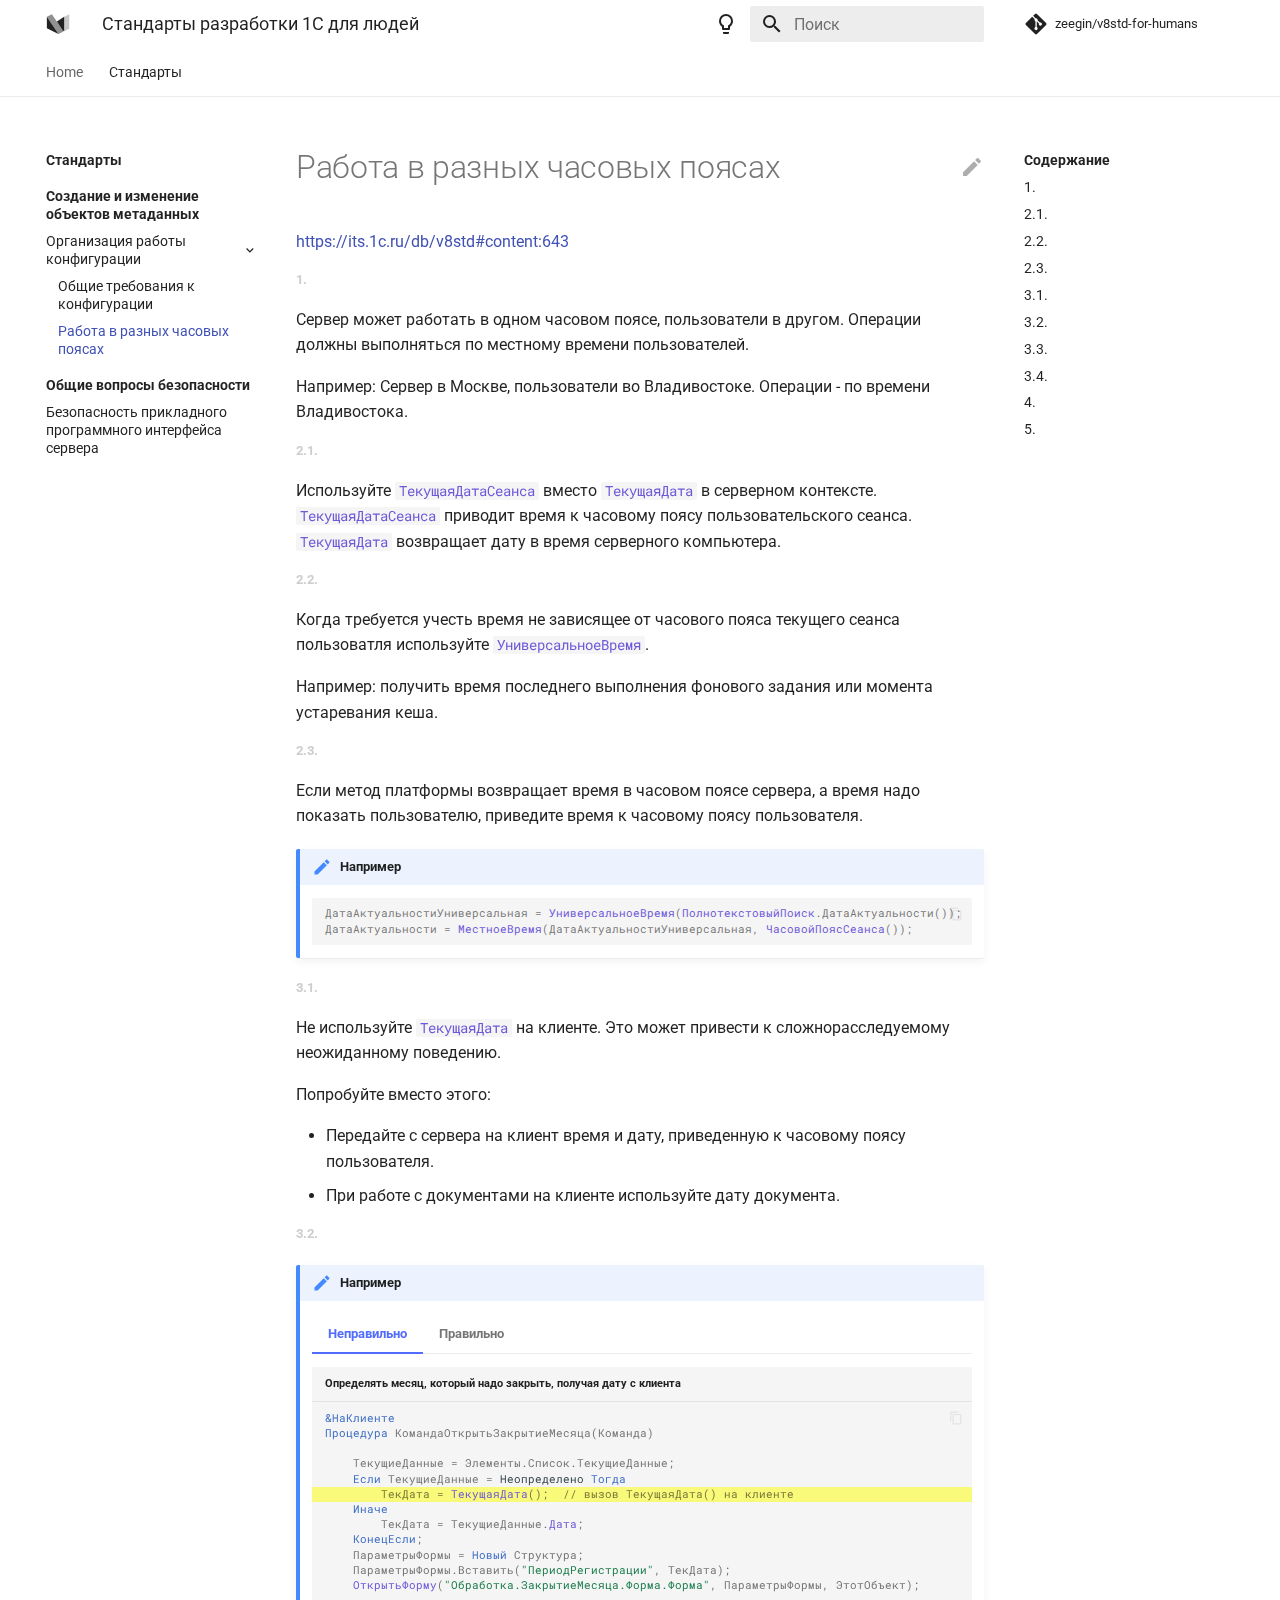
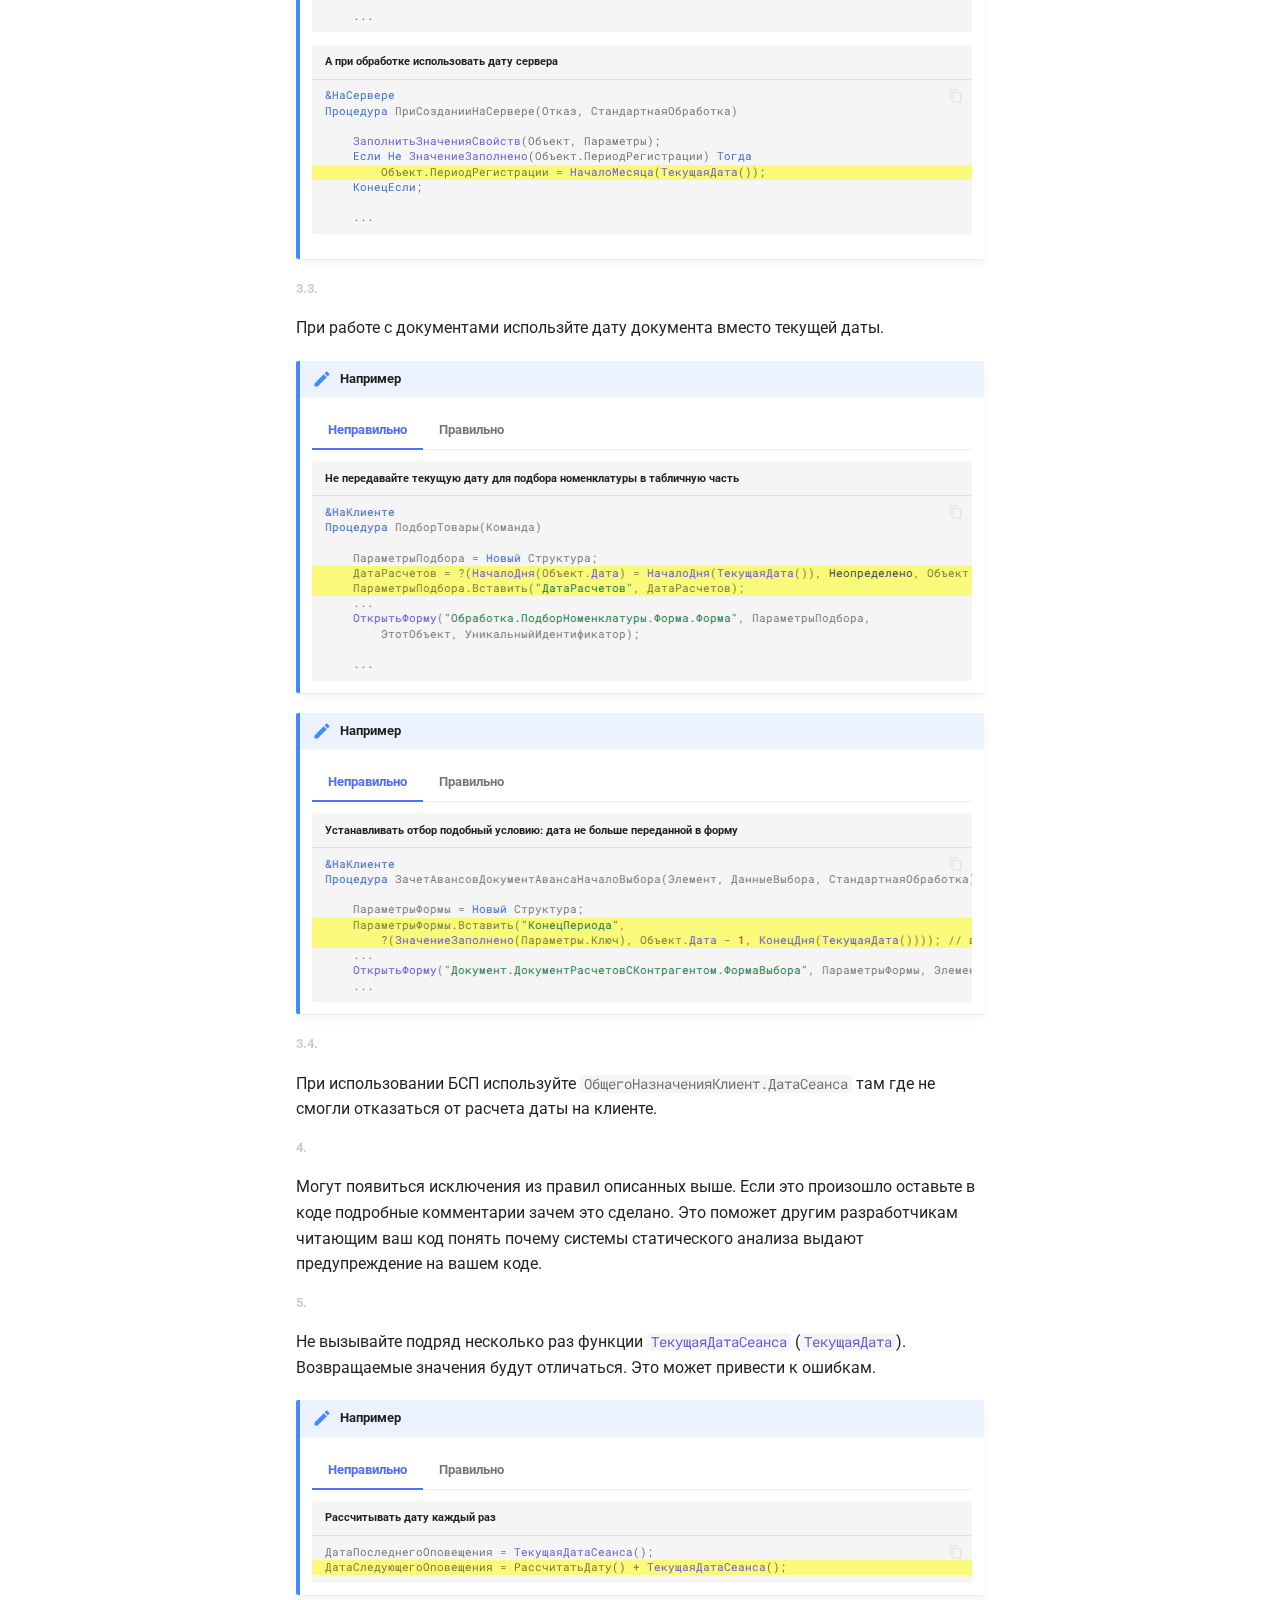
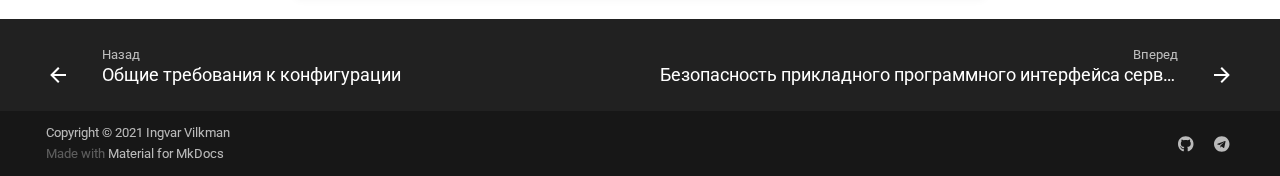
<file: std/std643/index.html>
<!doctype html>
<html lang="ru" class="no-js">
  <head>
    
      <meta charset="utf-8">
      <meta name="viewport" content="width=device-width,initial-scale=1">
      
      
      
        <meta name="author" content="Ingvar Vilkman">
      
      
        <link rel="canonical" href="https://zeegin.github.io/v8std-for-humans/std/std643/">
      
      <link rel="icon" href="../../assets/favicon.png">
      <meta name="generator" content="mkdocs-1.2.3, mkdocs-material-7.3.6">
    
    
      
        <title>Работа в разных часовых поясах - Стандарты разработки 1С для людей</title>
      
    
    
      <link rel="stylesheet" href="../../assets/stylesheets/main.a57b2b03.min.css">
      
        
        <link rel="stylesheet" href="../../assets/stylesheets/palette.3f5d1f46.min.css">
        
      
    
    
    
      
        
        <link rel="preconnect" href="https://fonts.gstatic.com" crossorigin>
        <link rel="stylesheet" href="https://fonts.googleapis.com/css?family=Roboto:300,400,400i,700%7CRoboto+Mono&display=fallback">
        <style>:root{--md-text-font-family:"Roboto";--md-code-font-family:"Roboto Mono"}</style>
      
    
    
    
      <link rel="stylesheet" href="../../assets/stylesheets/extra.css">
    
    
      


    
    
  </head>
  
  
    
    
      
    
    
    
    
    <body dir="ltr" data-md-color-scheme="default" data-md-color-primary="white" data-md-color-accent="indigo">
  
    
    <script>function __prefix(e){return new URL("../..",location).pathname+"."+e}function __get(e,t=localStorage){return JSON.parse(t.getItem(__prefix(e)))}</script>
    
      <script>var palette=__get("__palette");if(null!==palette&&"object"==typeof palette.color)for(var key in palette.color)document.body.setAttribute("data-md-color-"+key,palette.color[key])</script>
    
    <input class="md-toggle" data-md-toggle="drawer" type="checkbox" id="__drawer" autocomplete="off">
    <input class="md-toggle" data-md-toggle="search" type="checkbox" id="__search" autocomplete="off">
    <label class="md-overlay" for="__drawer"></label>
    <div data-md-component="skip">
      
        
        <a href="#_1" class="md-skip">
          Перейти к содержанию
        </a>
      
    </div>
    <div data-md-component="announce">
      
    </div>
    
      

<header class="md-header" data-md-component="header">
  <nav class="md-header__inner md-grid" aria-label="Header">
    <a href="../.." title="Стандарты разработки 1С для людей" class="md-header__button md-logo" aria-label="Стандарты разработки 1С для людей" data-md-component="logo">
      
  
  <svg xmlns="http://www.w3.org/2000/svg" viewBox="0 0 89 89">
  <path d="M3.136,17.387l0,42.932l42.932,21.467l-42.932,-64.399Z" />
  <path d="M21.91,8l42.933,64.398l-18.775,9.388l-42.932,-64.399l18.774,-9.387Z" style="fill-opacity: 0.5" />
  <path d="M67.535,17.387l-27.262,18.156l21.878,32.818l5.384,2.691l0,-53.665Z" />
  <path d="M67.535,17.387l0,53.666l18.774,-9.388l0,-53.665l-18.774,9.387Z" style="fill-opacity: 0.25" />
</svg>

    </a>
    <label class="md-header__button md-icon" for="__drawer">
      <svg xmlns="http://www.w3.org/2000/svg" viewBox="0 0 24 24"><path d="M3 6h18v2H3V6m0 5h18v2H3v-2m0 5h18v2H3v-2z"/></svg>
    </label>
    <div class="md-header__title" data-md-component="header-title">
      <div class="md-header__ellipsis">
        <div class="md-header__topic">
          <span class="md-ellipsis">
            Стандарты разработки 1С для людей
          </span>
        </div>
        <div class="md-header__topic" data-md-component="header-topic">
          <span class="md-ellipsis">
            
              Работа в разных часовых поясах
            
          </span>
        </div>
      </div>
    </div>
    
      <form class="md-header__option" data-md-component="palette">
        
          
          
          <input class="md-option" data-md-color-media="" data-md-color-scheme="default" data-md-color-primary="white" data-md-color-accent="indigo"  aria-label="Switch to dark mode"  type="radio" name="__palette" id="__palette_1">
          
            <label class="md-header__button md-icon" title="Switch to dark mode" for="__palette_2" hidden>
              <svg xmlns="http://www.w3.org/2000/svg" viewBox="0 0 24 24"><path d="M12 2a7 7 0 0 1 7 7c0 2.38-1.19 4.47-3 5.74V17a1 1 0 0 1-1 1H9a1 1 0 0 1-1-1v-2.26C6.19 13.47 5 11.38 5 9a7 7 0 0 1 7-7M9 21v-1h6v1a1 1 0 0 1-1 1h-4a1 1 0 0 1-1-1m3-17a5 5 0 0 0-5 5c0 2.05 1.23 3.81 3 4.58V16h4v-2.42c1.77-.77 3-2.53 3-4.58a5 5 0 0 0-5-5z"/></svg>
            </label>
          
        
          
          
          <input class="md-option" data-md-color-media="(prefers-color-scheme: dark)" data-md-color-scheme="slate" data-md-color-primary="black" data-md-color-accent="light-blue"  aria-label="Switch to light mode"  type="radio" name="__palette" id="__palette_2">
          
            <label class="md-header__button md-icon" title="Switch to light mode" for="__palette_1" hidden>
              <svg xmlns="http://www.w3.org/2000/svg" viewBox="0 0 24 24"><path d="M12 2a7 7 0 0 0-7 7c0 2.38 1.19 4.47 3 5.74V17a1 1 0 0 0 1 1h6a1 1 0 0 0 1-1v-2.26c1.81-1.27 3-3.36 3-5.74a7 7 0 0 0-7-7M9 21a1 1 0 0 0 1 1h4a1 1 0 0 0 1-1v-1H9v1z"/></svg>
            </label>
          
        
      </form>
    
    
    
      <label class="md-header__button md-icon" for="__search">
        <svg xmlns="http://www.w3.org/2000/svg" viewBox="0 0 24 24"><path d="M9.5 3A6.5 6.5 0 0 1 16 9.5c0 1.61-.59 3.09-1.56 4.23l.27.27h.79l5 5-1.5 1.5-5-5v-.79l-.27-.27A6.516 6.516 0 0 1 9.5 16 6.5 6.5 0 0 1 3 9.5 6.5 6.5 0 0 1 9.5 3m0 2C7 5 5 7 5 9.5S7 14 9.5 14 14 12 14 9.5 12 5 9.5 5z"/></svg>
      </label>
      
<div class="md-search" data-md-component="search" role="dialog">
  <label class="md-search__overlay" for="__search"></label>
  <div class="md-search__inner" role="search">
    <form class="md-search__form" name="search">
      <input type="text" class="md-search__input" name="query" aria-label="Поиск" placeholder="Поиск" autocapitalize="off" autocorrect="off" autocomplete="off" spellcheck="false" data-md-component="search-query" required>
      <label class="md-search__icon md-icon" for="__search">
        <svg xmlns="http://www.w3.org/2000/svg" viewBox="0 0 24 24"><path d="M9.5 3A6.5 6.5 0 0 1 16 9.5c0 1.61-.59 3.09-1.56 4.23l.27.27h.79l5 5-1.5 1.5-5-5v-.79l-.27-.27A6.516 6.516 0 0 1 9.5 16 6.5 6.5 0 0 1 3 9.5 6.5 6.5 0 0 1 9.5 3m0 2C7 5 5 7 5 9.5S7 14 9.5 14 14 12 14 9.5 12 5 9.5 5z"/></svg>
        <svg xmlns="http://www.w3.org/2000/svg" viewBox="0 0 24 24"><path d="M20 11v2H8l5.5 5.5-1.42 1.42L4.16 12l7.92-7.92L13.5 5.5 8 11h12z"/></svg>
      </label>
      <nav class="md-search__options" aria-label="Search">
        
          <a href="javascript:void(0)" class="md-search__icon md-icon" aria-label="Share" data-clipboard data-clipboard-text="" data-md-component="search-share" tabindex="-1">
            <svg xmlns="http://www.w3.org/2000/svg" viewBox="0 0 24 24"><path d="M18 16.08c-.76 0-1.44.3-1.96.77L8.91 12.7c.05-.23.09-.46.09-.7 0-.24-.04-.47-.09-.7l7.05-4.11c.54.5 1.25.81 2.04.81a3 3 0 0 0 3-3 3 3 0 0 0-3-3 3 3 0 0 0-3 3c0 .24.04.47.09.7L8.04 9.81C7.5 9.31 6.79 9 6 9a3 3 0 0 0-3 3 3 3 0 0 0 3 3c.79 0 1.5-.31 2.04-.81l7.12 4.15c-.05.21-.08.43-.08.66 0 1.61 1.31 2.91 2.92 2.91 1.61 0 2.92-1.3 2.92-2.91A2.92 2.92 0 0 0 18 16.08z"/></svg>
          </a>
        
        <button type="reset" class="md-search__icon md-icon" aria-label="Clear" tabindex="-1">
          <svg xmlns="http://www.w3.org/2000/svg" viewBox="0 0 24 24"><path d="M19 6.41 17.59 5 12 10.59 6.41 5 5 6.41 10.59 12 5 17.59 6.41 19 12 13.41 17.59 19 19 17.59 13.41 12 19 6.41z"/></svg>
        </button>
      </nav>
      
        <div class="md-search__suggest" data-md-component="search-suggest"></div>
      
    </form>
    <div class="md-search__output">
      <div class="md-search__scrollwrap" data-md-scrollfix>
        <div class="md-search-result" data-md-component="search-result">
          <div class="md-search-result__meta">
            Initializing search
          </div>
          <ol class="md-search-result__list"></ol>
        </div>
      </div>
    </div>
  </div>
</div>
    
    
      <div class="md-header__source">
        
<a href="https://github.com/zeegin/v8std-for-humans/" title="Перейти к репозиторию" class="md-source" data-md-component="source">
  <div class="md-source__icon md-icon">
    
    <svg xmlns="http://www.w3.org/2000/svg" viewBox="0 0 448 512"><path d="M439.55 236.05 244 40.45a28.87 28.87 0 0 0-40.81 0l-40.66 40.63 51.52 51.52c27.06-9.14 52.68 16.77 43.39 43.68l49.66 49.66c34.23-11.8 61.18 31 35.47 56.69-26.49 26.49-70.21-2.87-56-37.34L240.22 199v121.85c25.3 12.54 22.26 41.85 9.08 55a34.34 34.34 0 0 1-48.55 0c-17.57-17.6-11.07-46.91 11.25-56v-123c-20.8-8.51-24.6-30.74-18.64-45L142.57 101 8.45 235.14a28.86 28.86 0 0 0 0 40.81l195.61 195.6a28.86 28.86 0 0 0 40.8 0l194.69-194.69a28.86 28.86 0 0 0 0-40.81z"/></svg>
  </div>
  <div class="md-source__repository">
    zeegin/v8std-for-humans
  </div>
</a>
      </div>
    
  </nav>
  
</header>
    
    <div class="md-container" data-md-component="container">
      
      
        
          
            
<nav class="md-tabs" aria-label="Tabs" data-md-component="tabs">
  <div class="md-tabs__inner md-grid">
    <ul class="md-tabs__list">
      
        
  
  


  <li class="md-tabs__item">
    <a href="../.." class="md-tabs__link">
      Home
    </a>
  </li>

      
        
  
  
    
  


  
  
  
    

  
  
  
    

  
  
  
    <li class="md-tabs__item">
      <a href="../std467/" class="md-tabs__link md-tabs__link--active">
        Стандарты
      </a>
    </li>
  

  

  

      
    </ul>
  </div>
</nav>
          
        
      
      <main class="md-main" data-md-component="main">
        <div class="md-main__inner md-grid">
          
            
              
              <div class="md-sidebar md-sidebar--primary" data-md-component="sidebar" data-md-type="navigation" >
                <div class="md-sidebar__scrollwrap">
                  <div class="md-sidebar__inner">
                    

  


<nav class="md-nav md-nav--primary md-nav--lifted" aria-label="Navigation" data-md-level="0">
  <label class="md-nav__title" for="__drawer">
    <a href="../.." title="Стандарты разработки 1С для людей" class="md-nav__button md-logo" aria-label="Стандарты разработки 1С для людей" data-md-component="logo">
      
  
  <svg xmlns="http://www.w3.org/2000/svg" viewBox="0 0 89 89">
  <path d="M3.136,17.387l0,42.932l42.932,21.467l-42.932,-64.399Z" />
  <path d="M21.91,8l42.933,64.398l-18.775,9.388l-42.932,-64.399l18.774,-9.387Z" style="fill-opacity: 0.5" />
  <path d="M67.535,17.387l-27.262,18.156l21.878,32.818l5.384,2.691l0,-53.665Z" />
  <path d="M67.535,17.387l0,53.666l18.774,-9.388l0,-53.665l-18.774,9.387Z" style="fill-opacity: 0.25" />
</svg>

    </a>
    Стандарты разработки 1С для людей
  </label>
  
    <div class="md-nav__source">
      
<a href="https://github.com/zeegin/v8std-for-humans/" title="Перейти к репозиторию" class="md-source" data-md-component="source">
  <div class="md-source__icon md-icon">
    
    <svg xmlns="http://www.w3.org/2000/svg" viewBox="0 0 448 512"><path d="M439.55 236.05 244 40.45a28.87 28.87 0 0 0-40.81 0l-40.66 40.63 51.52 51.52c27.06-9.14 52.68 16.77 43.39 43.68l49.66 49.66c34.23-11.8 61.18 31 35.47 56.69-26.49 26.49-70.21-2.87-56-37.34L240.22 199v121.85c25.3 12.54 22.26 41.85 9.08 55a34.34 34.34 0 0 1-48.55 0c-17.57-17.6-11.07-46.91 11.25-56v-123c-20.8-8.51-24.6-30.74-18.64-45L142.57 101 8.45 235.14a28.86 28.86 0 0 0 0 40.81l195.61 195.6a28.86 28.86 0 0 0 40.8 0l194.69-194.69a28.86 28.86 0 0 0 0-40.81z"/></svg>
  </div>
  <div class="md-source__repository">
    zeegin/v8std-for-humans
  </div>
</a>
    </div>
  
  <ul class="md-nav__list" data-md-scrollfix>
    
      
      
      

  
  
  
    <li class="md-nav__item">
      <a href="../.." class="md-nav__link">
        Home
      </a>
    </li>
  

    
      
      
      

  
  
    
  
  
    
    <li class="md-nav__item md-nav__item--active md-nav__item--nested">
      
      
        <input class="md-nav__toggle md-toggle" data-md-toggle="__nav_2" type="checkbox" id="__nav_2" checked>
      
      
      
        
          
        
          
        
      
      
        <label class="md-nav__link" for="__nav_2">
          Стандарты
          <span class="md-nav__icon md-icon"></span>
        </label>
      
      <nav class="md-nav" aria-label="Стандарты" data-md-level="1">
        <label class="md-nav__title" for="__nav_2">
          <span class="md-nav__icon md-icon"></span>
          Стандарты
        </label>
        <ul class="md-nav__list" data-md-scrollfix>
          
            
              
  
  
    
  
  
    
      
    
    <li class="md-nav__item md-nav__item--active md-nav__item--section md-nav__item--nested">
      
      
        <input class="md-nav__toggle md-toggle" data-md-toggle="__nav_2_1" type="checkbox" id="__nav_2_1" checked>
      
      
      
        
          
        
      
      
        <label class="md-nav__link" for="__nav_2_1">
          Создание и изменение объектов метаданных
          <span class="md-nav__icon md-icon"></span>
        </label>
      
      <nav class="md-nav" aria-label="Создание и изменение объектов метаданных" data-md-level="2">
        <label class="md-nav__title" for="__nav_2_1">
          <span class="md-nav__icon md-icon"></span>
          Создание и изменение объектов метаданных
        </label>
        <ul class="md-nav__list" data-md-scrollfix>
          
            
              
  
  
    
  
  
    
    <li class="md-nav__item md-nav__item--active md-nav__item--nested">
      
      
        <input class="md-nav__toggle md-toggle" data-md-toggle="__nav_2_1_1" type="checkbox" id="__nav_2_1_1" checked>
      
      
      
        
          
        
          
        
      
      
        <label class="md-nav__link" for="__nav_2_1_1">
          Организация работы конфигурации
          <span class="md-nav__icon md-icon"></span>
        </label>
      
      <nav class="md-nav" aria-label="Организация работы конфигурации" data-md-level="3">
        <label class="md-nav__title" for="__nav_2_1_1">
          <span class="md-nav__icon md-icon"></span>
          Организация работы конфигурации
        </label>
        <ul class="md-nav__list" data-md-scrollfix>
          
            
              
  
  
  
    <li class="md-nav__item">
      <a href="../std467/" class="md-nav__link">
        Общие требования к конфигурации
      </a>
    </li>
  

            
          
            
              
  
  
    
  
  
    <li class="md-nav__item md-nav__item--active">
      
      <input class="md-nav__toggle md-toggle" data-md-toggle="toc" type="checkbox" id="__toc">
      
      
        
      
      
        <label class="md-nav__link md-nav__link--active" for="__toc">
          Работа в разных часовых поясах
          <span class="md-nav__icon md-icon"></span>
        </label>
      
      <a href="./" class="md-nav__link md-nav__link--active">
        Работа в разных часовых поясах
      </a>
      
        


<nav class="md-nav md-nav--secondary" aria-label="Содержание">
  
  
  
    
  
  
    <label class="md-nav__title" for="__toc">
      <span class="md-nav__icon md-icon"></span>
      Содержание
    </label>
    <ul class="md-nav__list" data-md-component="toc" data-md-scrollfix>
      
        <li class="md-nav__item">
  <a href="#1" class="md-nav__link">
    1.
  </a>
  
</li>
      
        <li class="md-nav__item">
  <a href="#21" class="md-nav__link">
    2.1.
  </a>
  
</li>
      
        <li class="md-nav__item">
  <a href="#22" class="md-nav__link">
    2.2.
  </a>
  
</li>
      
        <li class="md-nav__item">
  <a href="#23" class="md-nav__link">
    2.3.
  </a>
  
</li>
      
        <li class="md-nav__item">
  <a href="#31" class="md-nav__link">
    3.1.
  </a>
  
</li>
      
        <li class="md-nav__item">
  <a href="#32" class="md-nav__link">
    3.2.
  </a>
  
</li>
      
        <li class="md-nav__item">
  <a href="#33" class="md-nav__link">
    3.3.
  </a>
  
</li>
      
        <li class="md-nav__item">
  <a href="#34" class="md-nav__link">
    3.4.
  </a>
  
</li>
      
        <li class="md-nav__item">
  <a href="#4" class="md-nav__link">
    4.
  </a>
  
</li>
      
        <li class="md-nav__item">
  <a href="#5" class="md-nav__link">
    5.
  </a>
  
</li>
      
    </ul>
  
</nav>
      
    </li>
  

            
          
        </ul>
      </nav>
    </li>
  

            
          
        </ul>
      </nav>
    </li>
  

            
          
            
              
  
  
  
    
      
    
    <li class="md-nav__item md-nav__item--section md-nav__item--nested">
      
      
        <input class="md-nav__toggle md-toggle" data-md-toggle="__nav_2_2" type="checkbox" id="__nav_2_2" >
      
      
      
        
          
        
      
      
        <label class="md-nav__link" for="__nav_2_2">
          Общие вопросы безопасности
          <span class="md-nav__icon md-icon"></span>
        </label>
      
      <nav class="md-nav" aria-label="Общие вопросы безопасности" data-md-level="2">
        <label class="md-nav__title" for="__nav_2_2">
          <span class="md-nav__icon md-icon"></span>
          Общие вопросы безопасности
        </label>
        <ul class="md-nav__list" data-md-scrollfix>
          
            
              
  
  
  
    <li class="md-nav__item">
      <a href="../std678/" class="md-nav__link">
        Безопасность прикладного программного интерфейса сервера
      </a>
    </li>
  

            
          
        </ul>
      </nav>
    </li>
  

            
          
        </ul>
      </nav>
    </li>
  

    
  </ul>
</nav>
                  </div>
                </div>
              </div>
            
            
              
              <div class="md-sidebar md-sidebar--secondary" data-md-component="sidebar" data-md-type="toc" >
                <div class="md-sidebar__scrollwrap">
                  <div class="md-sidebar__inner">
                    


<nav class="md-nav md-nav--secondary" aria-label="Содержание">
  
  
  
    
  
  
    <label class="md-nav__title" for="__toc">
      <span class="md-nav__icon md-icon"></span>
      Содержание
    </label>
    <ul class="md-nav__list" data-md-component="toc" data-md-scrollfix>
      
        <li class="md-nav__item">
  <a href="#1" class="md-nav__link">
    1.
  </a>
  
</li>
      
        <li class="md-nav__item">
  <a href="#21" class="md-nav__link">
    2.1.
  </a>
  
</li>
      
        <li class="md-nav__item">
  <a href="#22" class="md-nav__link">
    2.2.
  </a>
  
</li>
      
        <li class="md-nav__item">
  <a href="#23" class="md-nav__link">
    2.3.
  </a>
  
</li>
      
        <li class="md-nav__item">
  <a href="#31" class="md-nav__link">
    3.1.
  </a>
  
</li>
      
        <li class="md-nav__item">
  <a href="#32" class="md-nav__link">
    3.2.
  </a>
  
</li>
      
        <li class="md-nav__item">
  <a href="#33" class="md-nav__link">
    3.3.
  </a>
  
</li>
      
        <li class="md-nav__item">
  <a href="#34" class="md-nav__link">
    3.4.
  </a>
  
</li>
      
        <li class="md-nav__item">
  <a href="#4" class="md-nav__link">
    4.
  </a>
  
</li>
      
        <li class="md-nav__item">
  <a href="#5" class="md-nav__link">
    5.
  </a>
  
</li>
      
    </ul>
  
</nav>
                  </div>
                </div>
              </div>
            
          
          <div class="md-content" data-md-component="content">
            <article class="md-content__inner md-typeset">
              
                
                  <a href="https://github.com/zeegin/v8std-for-humans/edit/master/docs/std/std643.md" title="Редактировать страницу" class="md-content__button md-icon">
                    <svg xmlns="http://www.w3.org/2000/svg" viewBox="0 0 24 24"><path d="M20.71 7.04c.39-.39.39-1.04 0-1.41l-2.34-2.34c-.37-.39-1.02-.39-1.41 0l-1.84 1.83 3.75 3.75M3 17.25V21h3.75L17.81 9.93l-3.75-3.75L3 17.25z"/></svg>
                  </a>
                
                
                <h1 id="_1">Работа в разных часовых поясах<a class="headerlink" href="#_1" title="Permanent link">&para;</a></h1>
<p><a href="https://its.1c.ru/db/v8std#content:643">https://its.1c.ru/db/v8std#content:643</a></p>
<h6 id="1">1.<a class="headerlink" href="#1" title="Permanent link">&para;</a></h6>
<p>Сервер может работать в одном часовом поясе, пользователи в другом. Операции должны выполняться по местному времени пользователей.</p>
<p>Например: Сервер в Москве, пользователи во Владивостоке. Операции - по времени Владивостока.</p>
<h6 id="21">2.1.<a class="headerlink" href="#21" title="Permanent link">&para;</a></h6>
<p>Используйте <code class="highlight"><span class="nb">ТекущаяДатаСеанса</span></code> вместо <code class="highlight"><span class="nb">ТекущаяДата</span></code> в серверном контексте. <code class="highlight"><span class="nb">ТекущаяДатаСеанса</span></code> приводит время к часовому поясу пользовательского сеанса. <code class="highlight"><span class="nb">ТекущаяДата</span></code> возвращает дату в время серверного компьютера.</p>
<h6 id="22">2.2.<a class="headerlink" href="#22" title="Permanent link">&para;</a></h6>
<p>Когда требуется учесть время не зависящее от часового пояса текущего сеанса пользоватля используйте <code class="highlight"><span class="nb">УниверсальноеВремя</span></code>.</p>
<p>Например: получить время последнего выполнения фонового задания или момента устаревания кеша.</p>
<h6 id="23">2.3.<a class="headerlink" href="#23" title="Permanent link">&para;</a></h6>
<p>Если метод платформы возвращает время в часовом поясе сервера, а время надо показать пользователю, приведите время к часовому поясу пользователя.</p>
<div class="admonition например">
<p class="admonition-title">Например</p>
<div class="highlight"><pre><span></span><code><span class="nv">ДатаАктуальностиУниверсальная</span> <span class="o">=</span> <span class="nb">УниверсальноеВремя</span><span class="p">(</span><span class="nb">ПолнотекстовыйПоиск</span><span class="o">.</span><span class="nv">ДатаАктуальности</span><span class="p">());</span>
<span class="nv">ДатаАктуальности</span> <span class="o">=</span> <span class="nb">МестноеВремя</span><span class="p">(</span><span class="nv">ДатаАктуальностиУниверсальная</span><span class="p">,</span> <span class="nb">ЧасовойПоясСеанса</span><span class="p">());</span>
</code></pre></div>
</div>
<h6 id="31">3.1.<a class="headerlink" href="#31" title="Permanent link">&para;</a></h6>
<p>Не используйте <code class="highlight"><span class="nb">ТекущаяДата</span></code> на клиенте. Это может привести к сложнорасследуемому неожиданному поведению.</p>
<p>Попробуйте вместо этого:</p>
<ul>
<li>Передайте с сервера на клиент время и дату, приведенную к часовому поясу пользователя.</li>
<li>При работе с документами на клиенте используйте дату документа.</li>
</ul>
<h6 id="32">3.2.<a class="headerlink" href="#32" title="Permanent link">&para;</a></h6>
<div class="admonition например">
<p class="admonition-title">Например</p>
<div class="tabbed-set tabbed-alternate" data-tabs="1:2"><input checked="checked" id="__tabbed_1_1" name="__tabbed_1" type="radio" /><input id="__tabbed_1_2" name="__tabbed_1" type="radio" /><div class="tabbed-labels"><label for="__tabbed_1_1">Неправильно</label><label for="__tabbed_1_2">Правильно</label></div>
<div class="tabbed-content">
<div class="tabbed-block">
<p><div class="highlight"><span class="filename">Определять месяц, который надо закрыть, получая дату с клиента</span><pre><span></span><code><span class="kd">&amp;НаКлиенте</span>
<span class="k">Процедура</span> <span class="nv">КомандаОткрытьЗакрытиеМесяца</span><span class="p">(</span><span class="nv">Команда</span><span class="p">)</span>

    <span class="nv">ТекущиеДанные</span> <span class="o">=</span> <span class="nv">Элементы</span><span class="o">.</span><span class="nv">Список</span><span class="o">.</span><span class="nv">ТекущиеДанные</span><span class="p">;</span>
    <span class="k">Если</span> <span class="nv">ТекущиеДанные</span> <span class="o">=</span> <span class="kc">Неопределено</span> <span class="k">Тогда</span>
<span class="hll">        <span class="nv">ТекДата</span> <span class="o">=</span> <span class="nb">ТекущаяДата</span><span class="p">();</span>  <span class="c c-Singleline">// вызов ТекущаяДата() на клиенте</span>
</span>    <span class="k">Иначе</span>
        <span class="nv">ТекДата</span> <span class="o">=</span> <span class="nv">ТекущиеДанные</span><span class="o">.</span><span class="nb">Дата</span><span class="p">;</span>
    <span class="k">КонецЕсли</span><span class="p">;</span>
    <span class="nv">ПараметрыФормы</span> <span class="o">=</span> <span class="k">Новый</span> <span class="nv">Структура</span><span class="p">;</span>
    <span class="nv">ПараметрыФормы</span><span class="o">.</span><span class="nv">Вставить</span><span class="p">(</span><span class="s1">&quot;ПериодРегистрации&quot;</span><span class="p">,</span> <span class="nv">ТекДата</span><span class="p">);</span>
    <span class="nb">ОткрытьФорму</span><span class="p">(</span><span class="s1">&quot;Обработка.ЗакрытиеМесяца.Форма.Форма&quot;</span><span class="p">,</span> <span class="nv">ПараметрыФормы</span><span class="p">,</span> <span class="nv">ЭтотОбъект</span><span class="p">);</span>

    <span class="o">...</span>
</code></pre></div>
<div class="highlight"><span class="filename">А при обработке использовать дату сервера</span><pre><span></span><code><span class="kd">&amp;НаСервере</span>
<span class="k">Процедура</span> <span class="nv">ПриСозданииНаСервере</span><span class="p">(</span><span class="nv">Отказ</span><span class="p">,</span> <span class="nv">СтандартнаяОбработка</span><span class="p">)</span>

    <span class="nb">ЗаполнитьЗначенияСвойств</span><span class="p">(</span><span class="nv">Объект</span><span class="p">,</span> <span class="nv">Параметры</span><span class="p">);</span>
    <span class="k">Если</span> <span class="k">Не</span> <span class="nb">ЗначениеЗаполнено</span><span class="p">(</span><span class="nv">Объект</span><span class="o">.</span><span class="nv">ПериодРегистрации</span><span class="p">)</span> <span class="k">Тогда</span>
<span class="hll">        <span class="nv">Объект</span><span class="o">.</span><span class="nv">ПериодРегистрации</span> <span class="o">=</span> <span class="nb">НачалоМесяца</span><span class="p">(</span><span class="nb">ТекущаяДата</span><span class="p">());</span>
</span>    <span class="k">КонецЕсли</span><span class="p">;</span>

    <span class="o">...</span>
</code></pre></div></p>
</div>
<div class="tabbed-block">
<p><div class="highlight"><span class="filename">Определение даты переложить на сервер</span><pre><span></span><code><span class="kd">&amp;НаКлиенте</span>
<span class="k">Процедура</span> <span class="nv">КомандаОткрытьЗакрытиеМесяца</span><span class="p">(</span><span class="nv">Команда</span><span class="p">)</span>

    <span class="nv">ТекущиеДанные</span> <span class="o">=</span> <span class="nv">Элементы</span><span class="o">.</span><span class="nv">Список</span><span class="o">.</span><span class="nv">ТекущиеДанные</span><span class="p">;</span>
    <span class="k">Если</span> <span class="nv">ТекущиеДанные</span> <span class="o">=</span> <span class="kc">Неопределено</span> <span class="k">Тогда</span>
<span class="hll">        <span class="nv">ТекДата</span> <span class="o">=</span> <span class="kc">Неопределено</span><span class="p">;</span> <span class="c c-Singleline">// нет вызова ТекущаяДата() на клиенте</span>
</span>    <span class="k">Иначе</span>
        <span class="nv">ТекДата</span> <span class="o">=</span> <span class="nv">ТекущиеДанные</span><span class="o">.</span><span class="nb">Дата</span><span class="p">;</span>
    <span class="k">КонецЕсли</span><span class="p">;</span>
    <span class="nv">ПараметрыФормы</span> <span class="o">=</span> <span class="k">Новый</span> <span class="nv">Структура</span><span class="p">;</span>
    <span class="nv">ПараметрыФормы</span><span class="o">.</span><span class="nv">Вставить</span><span class="p">(</span><span class="s1">&quot;ПериодРегистрации&quot;</span><span class="p">,</span> <span class="nv">ТекДата</span><span class="p">);</span>
    <span class="nb">ОткрытьФорму</span><span class="p">(</span><span class="s1">&quot;Обработка.ЗакрытиеМесяца.Форма.Форма&quot;</span><span class="p">,</span> <span class="nv">ПараметрыФормы</span><span class="p">,</span> <span class="nv">ЭтотОбъект</span><span class="p">);</span>

    <span class="o">...</span>
</code></pre></div>
<div class="highlight"><span class="filename">При обработке использвать ТекущаяДатаСеанса</span><pre><span></span><code><span class="kd">&amp;НаСервере</span>
<span class="k">Процедура</span> <span class="nv">ПриСозданииНаСервере</span><span class="p">(</span><span class="nv">Отказ</span><span class="p">,</span> <span class="nv">СтандартнаяОбработка</span><span class="p">)</span>

    <span class="nb">ЗаполнитьЗначенияСвойств</span><span class="p">(</span><span class="nv">Объект</span><span class="p">,</span> <span class="nv">Параметры</span><span class="p">);</span>
    <span class="k">Если</span> <span class="k">Не</span> <span class="nb">ЗначениеЗаполнено</span><span class="p">(</span><span class="nv">Объект</span><span class="o">.</span><span class="nv">ПериодРегистрации</span><span class="p">)</span> <span class="k">Тогда</span>
<span class="hll">        <span class="nv">Объект</span><span class="o">.</span><span class="nv">ПериодРегистрации</span> <span class="o">=</span> <span class="nb">НачалоМесяца</span><span class="p">(</span><span class="nb">ТекущаяДатаСеанса</span><span class="p">());</span>
</span>    <span class="k">КонецЕсли</span><span class="p">;</span>

    <span class="o">...</span>
</code></pre></div></p>
</div>
</div>
</div>
</div>
<h6 id="33">3.3.<a class="headerlink" href="#33" title="Permanent link">&para;</a></h6>
<p>При работе с документами использйте дату документа вместо текущей даты.</p>
<div class="admonition например">
<p class="admonition-title">Например</p>
<div class="tabbed-set tabbed-alternate" data-tabs="2:2"><input checked="checked" id="__tabbed_2_1" name="__tabbed_2" type="radio" /><input id="__tabbed_2_2" name="__tabbed_2" type="radio" /><div class="tabbed-labels"><label for="__tabbed_2_1">Неправильно</label><label for="__tabbed_2_2">Правильно</label></div>
<div class="tabbed-content">
<div class="tabbed-block">
<div class="highlight"><span class="filename">Не передавайте текущую дату для подбора номенклатуры в табличную часть</span><pre><span></span><code><span class="kd">&amp;НаКлиенте</span>
<span class="k">Процедура</span> <span class="nv">ПодборТовары</span><span class="p">(</span><span class="nv">Команда</span><span class="p">)</span>

    <span class="nv">ПараметрыПодбора</span> <span class="o">=</span> <span class="k">Новый</span> <span class="nv">Структура</span><span class="p">;</span>
<span class="hll">    <span class="nv">ДатаРасчетов</span> <span class="o">=</span> <span class="o">?</span><span class="p">(</span><span class="nb">НачалоДня</span><span class="p">(</span><span class="nv">Объект</span><span class="o">.</span><span class="nb">Дата</span><span class="p">)</span> <span class="o">=</span> <span class="nb">НачалоДня</span><span class="p">(</span><span class="nb">ТекущаяДата</span><span class="p">()),</span> <span class="kc">Неопределено</span><span class="p">,</span> <span class="nv">Объект</span><span class="o">.</span><span class="nb">Дата</span><span class="p">);</span> <span class="c c-Singleline">// вызов ТекущаяДата() на клиенте</span>
</span><span class="hll">    <span class="nv">ПараметрыПодбора</span><span class="o">.</span><span class="nv">Вставить</span><span class="p">(</span><span class="s1">&quot;ДатаРасчетов&quot;</span><span class="p">,</span> <span class="nv">ДатаРасчетов</span><span class="p">);</span>
</span>    <span class="o">...</span>
    <span class="nb">ОткрытьФорму</span><span class="p">(</span><span class="s1">&quot;Обработка.ПодборНоменклатуры.Форма.Форма&quot;</span><span class="p">,</span> <span class="nv">ПараметрыПодбора</span><span class="p">,</span>
        <span class="nv">ЭтотОбъект</span><span class="p">,</span> <span class="nv">УникальныйИдентификатор</span><span class="p">);</span>

    <span class="o">...</span>
</code></pre></div>
</div>
<div class="tabbed-block">
<div class="highlight"><span class="filename">Передавайте дату документа</span><pre><span></span><code><span class="kd">&amp;НаКлиенте</span>
<span class="k">Процедура</span> <span class="nv">ПодборТовары</span><span class="p">(</span><span class="nv">Команда</span><span class="p">)</span>

    <span class="nv">ПараметрыПодбора</span> <span class="o">=</span> <span class="k">Новый</span> <span class="nv">Структура</span><span class="p">;</span>
<span class="hll">    <span class="nv">ПараметрыПодбора</span><span class="o">.</span><span class="nv">Вставить</span><span class="p">(</span><span class="s1">&quot;ДатаРасчетов&quot;</span><span class="p">,</span> <span class="nv">Объект</span><span class="o">.</span><span class="nb">Дата</span><span class="p">);</span>
</span>
    <span class="o">...</span>
    <span class="nb">ОткрытьФорму</span><span class="p">(</span><span class="s1">&quot;Обработка.ПодборНоменклатуры.Форма.Форма&quot;</span><span class="p">,</span> <span class="nv">ПараметрыПодбора</span><span class="p">,</span>
        <span class="nv">ЭтотОбъект</span><span class="p">,</span> <span class="nv">УникальныйИдентификатор</span><span class="p">);</span>

    <span class="o">...</span>
</code></pre></div>
</div>
</div>
</div>
</div>
<div class="admonition например">
<p class="admonition-title">Например</p>
<div class="tabbed-set tabbed-alternate" data-tabs="3:2"><input checked="checked" id="__tabbed_3_1" name="__tabbed_3" type="radio" /><input id="__tabbed_3_2" name="__tabbed_3" type="radio" /><div class="tabbed-labels"><label for="__tabbed_3_1">Неправильно</label><label for="__tabbed_3_2">Правильно</label></div>
<div class="tabbed-content">
<div class="tabbed-block">
<div class="highlight"><span class="filename">Устанавливать отбор подобный условию: дата не больше переданной в форму</span><pre><span></span><code><span class="kd">&amp;НаКлиенте</span>
<span class="k">Процедура</span> <span class="nv">ЗачетАвансовДокументАвансаНачалоВыбора</span><span class="p">(</span><span class="nv">Элемент</span><span class="p">,</span> <span class="nv">ДанныеВыбора</span><span class="p">,</span> <span class="nv">СтандартнаяОбработка</span><span class="p">)</span>

    <span class="nv">ПараметрыФормы</span> <span class="o">=</span> <span class="k">Новый</span> <span class="nv">Структура</span><span class="p">;</span>
<span class="hll">    <span class="nv">ПараметрыФормы</span><span class="o">.</span><span class="nv">Вставить</span><span class="p">(</span><span class="s1">&quot;КонецПериода&quot;</span><span class="p">,</span>
</span><span class="hll">        <span class="o">?</span><span class="p">(</span><span class="nb">ЗначениеЗаполнено</span><span class="p">(</span><span class="nv">Параметры</span><span class="o">.</span><span class="nv">Ключ</span><span class="p">),</span> <span class="nv">Объект</span><span class="o">.</span><span class="nb">Дата</span> <span class="o">-</span> <span class="m">1</span><span class="p">,</span> <span class="nb">КонецДня</span><span class="p">(</span><span class="nb">ТекущаяДата</span><span class="p">())));</span> <span class="c c-Singleline">// вызов ТекущаяДата() на клиенте</span>
</span>    <span class="o">...</span>
    <span class="nb">ОткрытьФорму</span><span class="p">(</span><span class="s1">&quot;Документ.ДокументРасчетовСКонтрагентом.ФормаВыбора&quot;</span><span class="p">,</span> <span class="nv">ПараметрыФормы</span><span class="p">,</span> <span class="nv">Элемент</span><span class="p">);</span>
    <span class="o">...</span>
</code></pre></div>
</div>
<div class="tabbed-block">
<div class="highlight"><span class="filename">Вычислять отбор по дате документа</span><pre><span></span><code><span class="kd">&amp;НаКлиенте</span>
<span class="k">Процедура</span> <span class="nv">ЗачетАвансовДокументАвансаНачалоВыбора</span><span class="p">(</span><span class="nv">Элемент</span><span class="p">,</span> <span class="nv">ДанныеВыбора</span><span class="p">,</span> <span class="nv">СтандартнаяОбработка</span><span class="p">)</span>

    <span class="nv">ПараметрыФормы</span> <span class="o">=</span> <span class="k">Новый</span> <span class="nv">Структура</span><span class="p">;</span>
<span class="hll">    <span class="nv">ПараметрыФормы</span><span class="o">.</span><span class="nv">Вставить</span><span class="p">(</span><span class="s1">&quot;КонецПериода&quot;</span><span class="p">,</span>
</span><span class="hll">        <span class="o">?</span><span class="p">(</span><span class="nb">ЗначениеЗаполнено</span><span class="p">(</span><span class="nv">Параметры</span><span class="o">.</span><span class="nv">Ключ</span><span class="p">),</span> <span class="nv">Объект</span><span class="o">.</span><span class="nb">Дата</span> <span class="o">-</span> <span class="m">1</span><span class="p">,</span> <span class="nb">КонецДня</span><span class="p">(</span><span class="nv">Объект</span><span class="o">.</span><span class="nb">Дата</span><span class="p">)));</span>
</span>    <span class="o">...</span>
    <span class="nb">ОткрытьФорму</span><span class="p">(</span><span class="s1">&quot;Документ.ДокументРасчетовСКонтрагентом.ФормаВыбора&quot;</span><span class="p">,</span> <span class="nv">ПараметрыФормы</span><span class="p">,</span> <span class="nv">Элемент</span><span class="p">);</span>
    <span class="o">...</span>
</code></pre></div>
</div>
</div>
</div>
</div>
<h6 id="34">3.4.<a class="headerlink" href="#34" title="Permanent link">&para;</a></h6>
<p>При использовании БСП используйте <code class="highlight"><span class="nv">ОбщегоНазначенияКлиент</span><span class="o">.</span><span class="nv">ДатаСеанса</span></code> там где не смогли отказаться от расчета даты на клиенте.</p>
<h6 id="4">4.<a class="headerlink" href="#4" title="Permanent link">&para;</a></h6>
<p>Могут появиться исключения из правил описанных выше. Если это произошло оставьте в коде подробные комментарии зачем это сделано. Это поможет другим разработчикам читающим ваш код понять почему системы статического анализа выдают предупреждение на вашем коде.</p>
<h6 id="5">5.<a class="headerlink" href="#5" title="Permanent link">&para;</a></h6>
<p>Не вызывайте подряд несколько раз функции <code class="highlight"><span class="nb">ТекущаяДатаСеанса</span></code> (<code class="highlight"><span class="nb">ТекущаяДата</span></code>). Возвращаемые значения будут отличаться. Это может привести к ошибкам.</p>
<div class="admonition например">
<p class="admonition-title">Например</p>
<div class="tabbed-set tabbed-alternate" data-tabs="4:2"><input checked="checked" id="__tabbed_4_1" name="__tabbed_4" type="radio" /><input id="__tabbed_4_2" name="__tabbed_4" type="radio" /><div class="tabbed-labels"><label for="__tabbed_4_1">Неправильно</label><label for="__tabbed_4_2">Правильно</label></div>
<div class="tabbed-content">
<div class="tabbed-block">
<div class="highlight"><span class="filename">Рассчитывать дату каждый раз</span><pre><span></span><code><span class="nv">ДатаПоследнегоОповещения</span> <span class="o">=</span> <span class="nb">ТекущаяДатаСеанса</span><span class="p">();</span>
<span class="hll"><span class="nv">ДатаСледующегоОповещения</span> <span class="o">=</span> <span class="nv">РассчитатьДату</span><span class="p">()</span> <span class="o">+</span> <span class="nb">ТекущаяДатаСеанса</span><span class="p">();</span>
</span></code></pre></div>
</div>
<div class="tabbed-block">
<div class="highlight"><span class="filename">Использовать ранее рассчитанную дату</span><pre><span></span><code><span class="nv">ДатаПоследнегоОповещения</span> <span class="o">=</span> <span class="nb">ТекущаяДатаСеанса</span><span class="p">();</span>
<span class="hll"><span class="nv">ДатаСледующегоОповещения</span> <span class="o">=</span> <span class="nv">РассчитатьДату</span><span class="p">()</span> <span class="o">+</span> <span class="nv">ДатаПоследнегоОповещения</span><span class="p">;</span>
</span></code></pre></div>
</div>
</div>
</div>
</div>
                
              
              
                


              
            </article>
          </div>
        </div>
        
          <a href="#" class="md-top md-icon" data-md-component="top" data-md-state="hidden">
            <svg xmlns="http://www.w3.org/2000/svg" viewBox="0 0 24 24"><path d="M13 20h-2V8l-5.5 5.5-1.42-1.42L12 4.16l7.92 7.92-1.42 1.42L13 8v12z"/></svg>
            Back to top
          </a>
        
      </main>
      
        
<footer class="md-footer">
  
    <nav class="md-footer__inner md-grid" aria-label="Footer">
      
        
        <a href="../std467/" class="md-footer__link md-footer__link--prev" aria-label="Назад: Общие требования к конфигурации" rel="prev">
          <div class="md-footer__button md-icon">
            <svg xmlns="http://www.w3.org/2000/svg" viewBox="0 0 24 24"><path d="M20 11v2H8l5.5 5.5-1.42 1.42L4.16 12l7.92-7.92L13.5 5.5 8 11h12z"/></svg>
          </div>
          <div class="md-footer__title">
            <div class="md-ellipsis">
              <span class="md-footer__direction">
                Назад
              </span>
              Общие требования к конфигурации
            </div>
          </div>
        </a>
      
      
        
        <a href="../std678/" class="md-footer__link md-footer__link--next" aria-label="Вперед: Безопасность прикладного программного интерфейса сервера" rel="next">
          <div class="md-footer__title">
            <div class="md-ellipsis">
              <span class="md-footer__direction">
                Вперед
              </span>
              Безопасность прикладного программного интерфейса сервера
            </div>
          </div>
          <div class="md-footer__button md-icon">
            <svg xmlns="http://www.w3.org/2000/svg" viewBox="0 0 24 24"><path d="M4 11v2h12l-5.5 5.5 1.42 1.42L19.84 12l-7.92-7.92L10.5 5.5 16 11H4z"/></svg>
          </div>
        </a>
      
    </nav>
  
  <div class="md-footer-meta md-typeset">
    <div class="md-footer-meta__inner md-grid">
      <div class="md-footer-copyright">
        
          <div class="md-footer-copyright__highlight">
            Copyright &copy; 2021 Ingvar Vilkman
          </div>
        
        
          Made with
          <a href="https://squidfunk.github.io/mkdocs-material/" target="_blank" rel="noopener">
            Material for MkDocs
          </a>
        
        
      </div>
      
  <div class="md-footer-social">
    
      
      
        
        
      
      <a href="https://github.com/zeegin/v8std-for-humans" target="_blank" rel="noopener" title="github.com" class="md-footer-social__link">
        <svg xmlns="http://www.w3.org/2000/svg" viewBox="0 0 496 512"><path d="M165.9 397.4c0 2-2.3 3.6-5.2 3.6-3.3.3-5.6-1.3-5.6-3.6 0-2 2.3-3.6 5.2-3.6 3-.3 5.6 1.3 5.6 3.6zm-31.1-4.5c-.7 2 1.3 4.3 4.3 4.9 2.6 1 5.6 0 6.2-2s-1.3-4.3-4.3-5.2c-2.6-.7-5.5.3-6.2 2.3zm44.2-1.7c-2.9.7-4.9 2.6-4.6 4.9.3 2 2.9 3.3 5.9 2.6 2.9-.7 4.9-2.6 4.6-4.6-.3-1.9-3-3.2-5.9-2.9zM244.8 8C106.1 8 0 113.3 0 252c0 110.9 69.8 205.8 169.5 239.2 12.8 2.3 17.3-5.6 17.3-12.1 0-6.2-.3-40.4-.3-61.4 0 0-70 15-84.7-29.8 0 0-11.4-29.1-27.8-36.6 0 0-22.9-15.7 1.6-15.4 0 0 24.9 2 38.6 25.8 21.9 38.6 58.6 27.5 72.9 20.9 2.3-16 8.8-27.1 16-33.7-55.9-6.2-112.3-14.3-112.3-110.5 0-27.5 7.6-41.3 23.6-58.9-2.6-6.5-11.1-33.3 2.6-67.9 20.9-6.5 69 27 69 27 20-5.6 41.5-8.5 62.8-8.5s42.8 2.9 62.8 8.5c0 0 48.1-33.6 69-27 13.7 34.7 5.2 61.4 2.6 67.9 16 17.7 25.8 31.5 25.8 58.9 0 96.5-58.9 104.2-114.8 110.5 9.2 7.9 17 22.9 17 46.4 0 33.7-.3 75.4-.3 83.6 0 6.5 4.6 14.4 17.3 12.1C428.2 457.8 496 362.9 496 252 496 113.3 383.5 8 244.8 8zM97.2 352.9c-1.3 1-1 3.3.7 5.2 1.6 1.6 3.9 2.3 5.2 1 1.3-1 1-3.3-.7-5.2-1.6-1.6-3.9-2.3-5.2-1zm-10.8-8.1c-.7 1.3.3 2.9 2.3 3.9 1.6 1 3.6.7 4.3-.7.7-1.3-.3-2.9-2.3-3.9-2-.6-3.6-.3-4.3.7zm32.4 35.6c-1.6 1.3-1 4.3 1.3 6.2 2.3 2.3 5.2 2.6 6.5 1 1.3-1.3.7-4.3-1.3-6.2-2.2-2.3-5.2-2.6-6.5-1zm-11.4-14.7c-1.6 1-1.6 3.6 0 5.9 1.6 2.3 4.3 3.3 5.6 2.3 1.6-1.3 1.6-3.9 0-6.2-1.4-2.3-4-3.3-5.6-2z"/></svg>
      </a>
    
      
      
        
        
      
      <a href="https://t.me/radio_ingvar" target="_blank" rel="noopener" title="t.me" class="md-footer-social__link">
        <svg xmlns="http://www.w3.org/2000/svg" viewBox="0 0 496 512"><path d="M248 8C111 8 0 119 0 256s111 248 248 248 248-111 248-248S385 8 248 8zm121.8 169.9-40.7 191.8c-3 13.6-11.1 16.9-22.4 10.5l-62-45.7-29.9 28.8c-3.3 3.3-6.1 6.1-12.5 6.1l4.4-63.1 114.9-103.8c5-4.4-1.1-6.9-7.7-2.5l-142 89.4-61.2-19.1c-13.3-4.2-13.6-13.3 2.8-19.7l239.1-92.2c11.1-4 20.8 2.7 17.2 19.5z"/></svg>
      </a>
    
  </div>

    </div>
  </div>
</footer>
      
    </div>
    <div class="md-dialog" data-md-component="dialog">
      <div class="md-dialog__inner md-typeset"></div>
    </div>
    <script id="__config" type="application/json">{"base": "../..", "features": ["content.code.annotate", "content.tabs.link", "navigation.indexes", "navigation.sections", "navigation.tabs", "navigation.top", "navigation.tracking", "search.highlight", "search.share", "search.suggest"], "translations": {"clipboard.copy": "\u041a\u043e\u043f\u0438\u0440\u043e\u0432\u0430\u0442\u044c \u0432 \u0431\u0443\u0444\u0435\u0440", "clipboard.copied": "\u0421\u043a\u043e\u043f\u0438\u0440\u043e\u0432\u0430\u043d\u043e \u0432 \u0431\u0443\u0444\u0435\u0440", "search.config.lang": "ru", "search.config.pipeline": "trimmer, stopWordFilter", "search.config.separator": "[\\s\\-]+", "search.placeholder": "\u041f\u043e\u0438\u0441\u043a", "search.result.placeholder": "\u041d\u0430\u0447\u043d\u0438\u0442\u0435 \u043f\u0435\u0447\u0430\u0442\u0430\u0442\u044c \u0434\u043b\u044f \u043f\u043e\u0438\u0441\u043a\u0430", "search.result.none": "\u0421\u043e\u0432\u043f\u0430\u0434\u0435\u043d\u0438\u0439 \u043d\u0435 \u043d\u0430\u0439\u0434\u0435\u043d\u043e", "search.result.one": "\u041d\u0430\u0439\u0434\u0435\u043d\u043e 1 \u0441\u043e\u0432\u043f\u0430\u0434\u0435\u043d\u0438\u0435", "search.result.other": "\u041d\u0430\u0439\u0434\u0435\u043d\u043e # \u0441\u043e\u0432\u043f\u0430\u0434\u0435\u043d\u0438\u0439", "search.result.more.one": "1 more on this page", "search.result.more.other": "# more on this page", "search.result.term.missing": "Missing", "select.version.title": "Select version"}, "search": "../../assets/javascripts/workers/search.fcfe8b6d.min.js", "version": null}</script>
    
    
      <script src="../../assets/javascripts/bundle.b1047164.min.js"></script>
      
    
  </body>
</html>
</file>
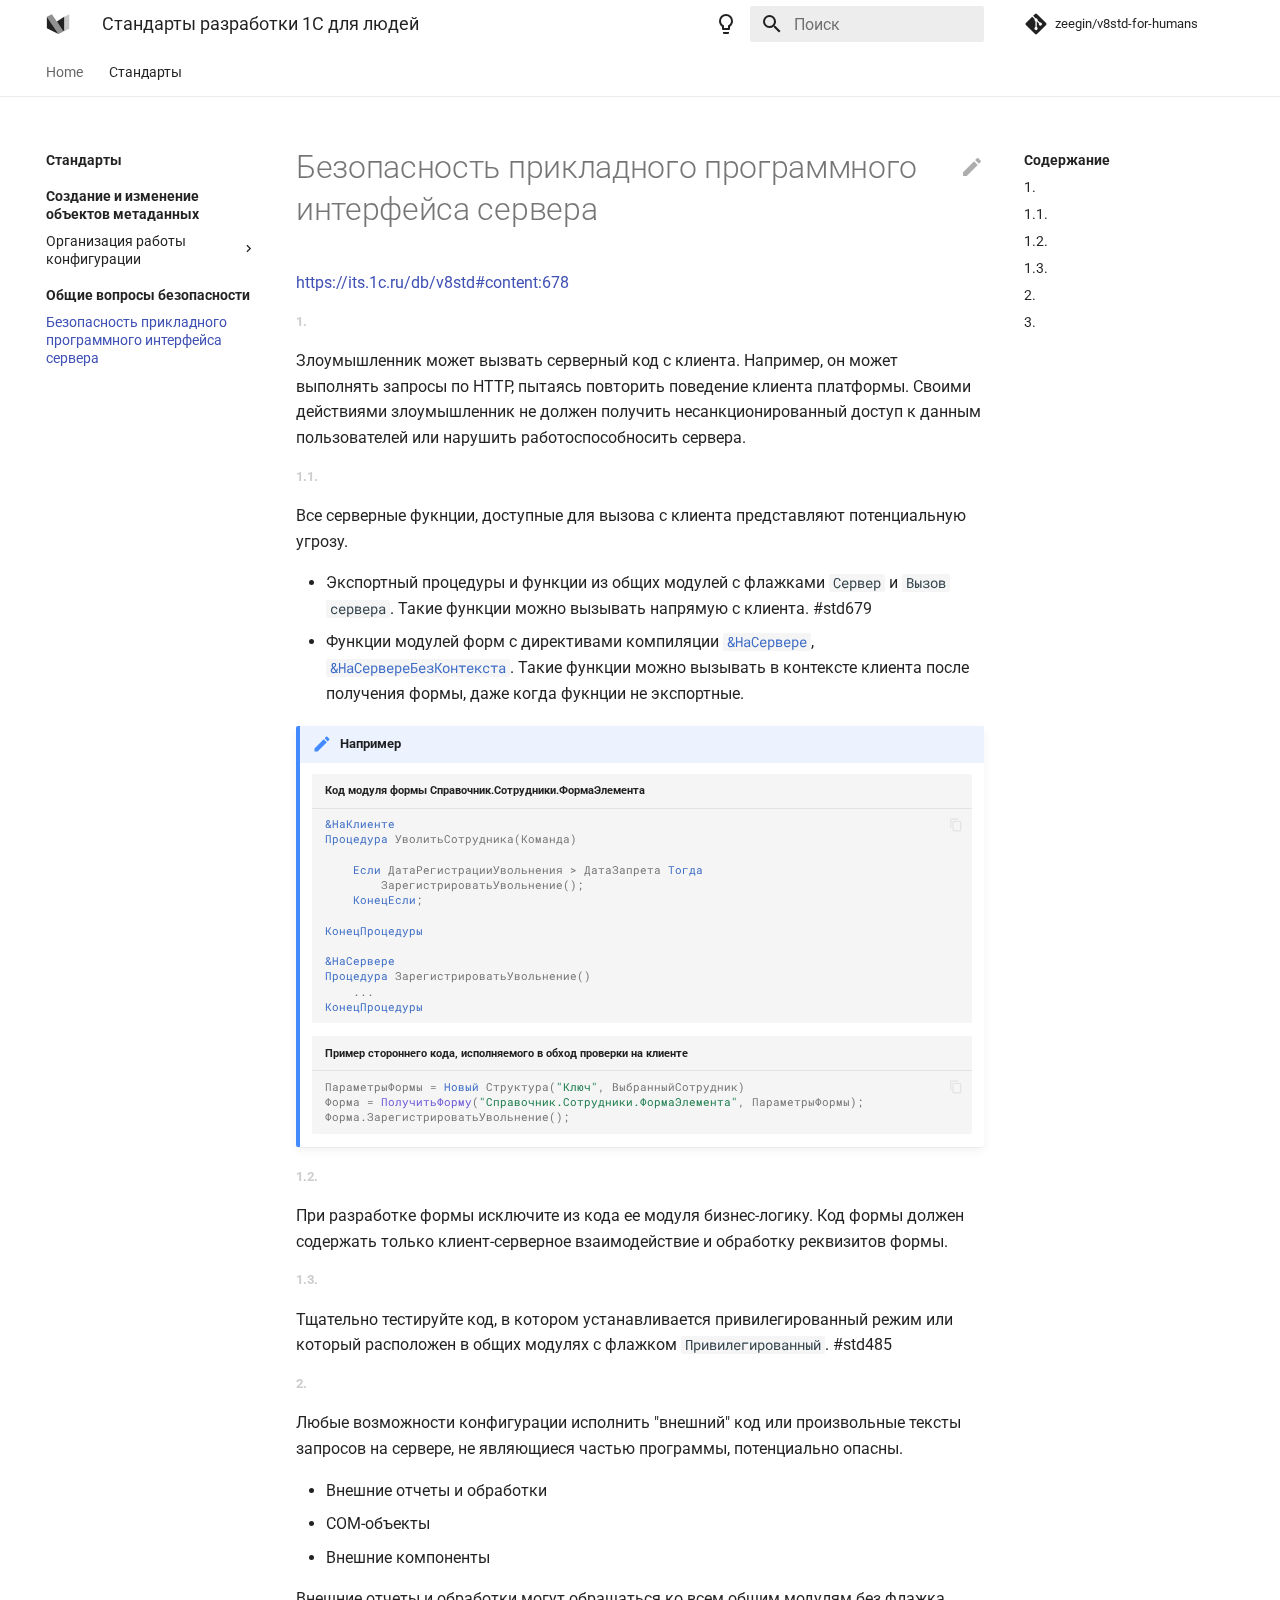
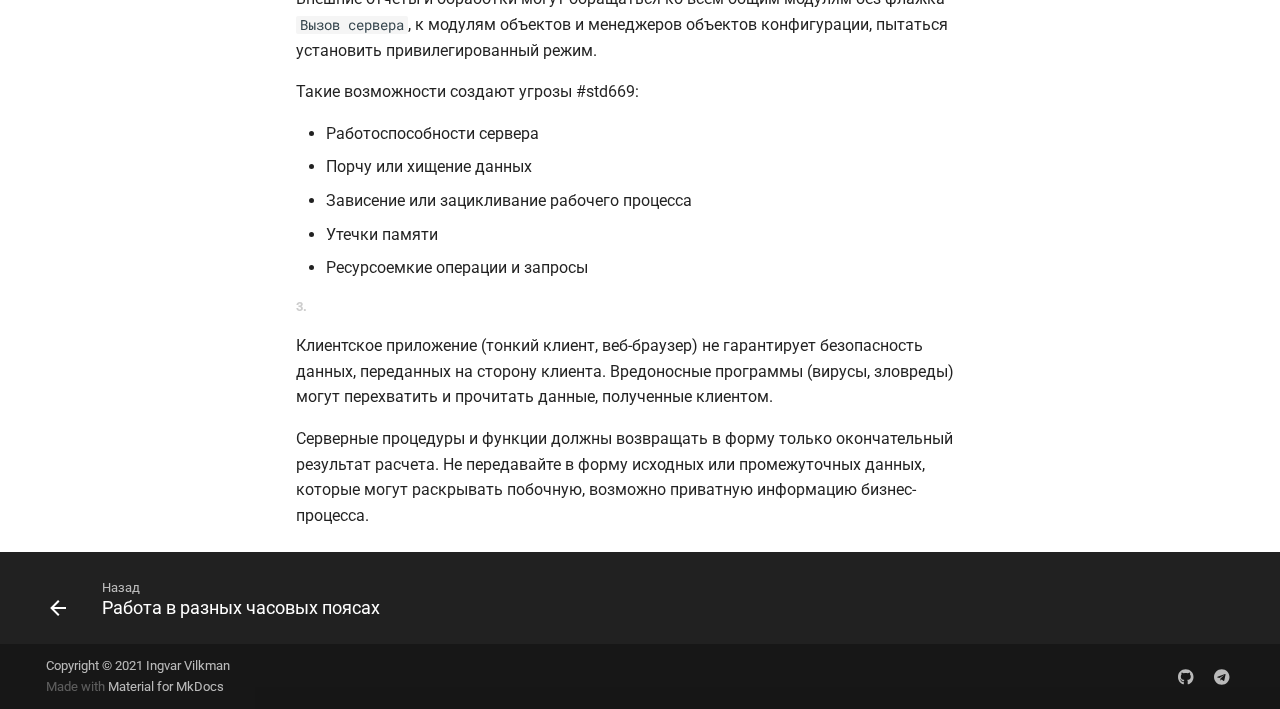
<file: std/std678/index.html>
<!doctype html>
<html lang="ru" class="no-js">
  <head>
    
      <meta charset="utf-8">
      <meta name="viewport" content="width=device-width,initial-scale=1">
      
      
      
        <meta name="author" content="Ingvar Vilkman">
      
      
        <link rel="canonical" href="https://zeegin.github.io/v8std-for-humans/std/std678/">
      
      <link rel="icon" href="../../assets/favicon.png">
      <meta name="generator" content="mkdocs-1.2.3, mkdocs-material-7.3.6">
    
    
      
        <title>Безопасность прикладного программного интерфейса сервера - Стандарты разработки 1С для людей</title>
      
    
    
      <link rel="stylesheet" href="../../assets/stylesheets/main.a57b2b03.min.css">
      
        
        <link rel="stylesheet" href="../../assets/stylesheets/palette.3f5d1f46.min.css">
        
      
    
    
    
      
        
        <link rel="preconnect" href="https://fonts.gstatic.com" crossorigin>
        <link rel="stylesheet" href="https://fonts.googleapis.com/css?family=Roboto:300,400,400i,700%7CRoboto+Mono&display=fallback">
        <style>:root{--md-text-font-family:"Roboto";--md-code-font-family:"Roboto Mono"}</style>
      
    
    
    
      <link rel="stylesheet" href="../../assets/stylesheets/extra.css">
    
    
      


    
    
  </head>
  
  
    
    
      
    
    
    
    
    <body dir="ltr" data-md-color-scheme="default" data-md-color-primary="white" data-md-color-accent="indigo">
  
    
    <script>function __prefix(e){return new URL("../..",location).pathname+"."+e}function __get(e,t=localStorage){return JSON.parse(t.getItem(__prefix(e)))}</script>
    
      <script>var palette=__get("__palette");if(null!==palette&&"object"==typeof palette.color)for(var key in palette.color)document.body.setAttribute("data-md-color-"+key,palette.color[key])</script>
    
    <input class="md-toggle" data-md-toggle="drawer" type="checkbox" id="__drawer" autocomplete="off">
    <input class="md-toggle" data-md-toggle="search" type="checkbox" id="__search" autocomplete="off">
    <label class="md-overlay" for="__drawer"></label>
    <div data-md-component="skip">
      
        
        <a href="#_1" class="md-skip">
          Перейти к содержанию
        </a>
      
    </div>
    <div data-md-component="announce">
      
    </div>
    
      

<header class="md-header" data-md-component="header">
  <nav class="md-header__inner md-grid" aria-label="Header">
    <a href="../.." title="Стандарты разработки 1С для людей" class="md-header__button md-logo" aria-label="Стандарты разработки 1С для людей" data-md-component="logo">
      
  
  <svg xmlns="http://www.w3.org/2000/svg" viewBox="0 0 89 89">
  <path d="M3.136,17.387l0,42.932l42.932,21.467l-42.932,-64.399Z" />
  <path d="M21.91,8l42.933,64.398l-18.775,9.388l-42.932,-64.399l18.774,-9.387Z" style="fill-opacity: 0.5" />
  <path d="M67.535,17.387l-27.262,18.156l21.878,32.818l5.384,2.691l0,-53.665Z" />
  <path d="M67.535,17.387l0,53.666l18.774,-9.388l0,-53.665l-18.774,9.387Z" style="fill-opacity: 0.25" />
</svg>

    </a>
    <label class="md-header__button md-icon" for="__drawer">
      <svg xmlns="http://www.w3.org/2000/svg" viewBox="0 0 24 24"><path d="M3 6h18v2H3V6m0 5h18v2H3v-2m0 5h18v2H3v-2z"/></svg>
    </label>
    <div class="md-header__title" data-md-component="header-title">
      <div class="md-header__ellipsis">
        <div class="md-header__topic">
          <span class="md-ellipsis">
            Стандарты разработки 1С для людей
          </span>
        </div>
        <div class="md-header__topic" data-md-component="header-topic">
          <span class="md-ellipsis">
            
              Безопасность прикладного программного интерфейса сервера
            
          </span>
        </div>
      </div>
    </div>
    
      <form class="md-header__option" data-md-component="palette">
        
          
          
          <input class="md-option" data-md-color-media="" data-md-color-scheme="default" data-md-color-primary="white" data-md-color-accent="indigo"  aria-label="Switch to dark mode"  type="radio" name="__palette" id="__palette_1">
          
            <label class="md-header__button md-icon" title="Switch to dark mode" for="__palette_2" hidden>
              <svg xmlns="http://www.w3.org/2000/svg" viewBox="0 0 24 24"><path d="M12 2a7 7 0 0 1 7 7c0 2.38-1.19 4.47-3 5.74V17a1 1 0 0 1-1 1H9a1 1 0 0 1-1-1v-2.26C6.19 13.47 5 11.38 5 9a7 7 0 0 1 7-7M9 21v-1h6v1a1 1 0 0 1-1 1h-4a1 1 0 0 1-1-1m3-17a5 5 0 0 0-5 5c0 2.05 1.23 3.81 3 4.58V16h4v-2.42c1.77-.77 3-2.53 3-4.58a5 5 0 0 0-5-5z"/></svg>
            </label>
          
        
          
          
          <input class="md-option" data-md-color-media="(prefers-color-scheme: dark)" data-md-color-scheme="slate" data-md-color-primary="black" data-md-color-accent="light-blue"  aria-label="Switch to light mode"  type="radio" name="__palette" id="__palette_2">
          
            <label class="md-header__button md-icon" title="Switch to light mode" for="__palette_1" hidden>
              <svg xmlns="http://www.w3.org/2000/svg" viewBox="0 0 24 24"><path d="M12 2a7 7 0 0 0-7 7c0 2.38 1.19 4.47 3 5.74V17a1 1 0 0 0 1 1h6a1 1 0 0 0 1-1v-2.26c1.81-1.27 3-3.36 3-5.74a7 7 0 0 0-7-7M9 21a1 1 0 0 0 1 1h4a1 1 0 0 0 1-1v-1H9v1z"/></svg>
            </label>
          
        
      </form>
    
    
    
      <label class="md-header__button md-icon" for="__search">
        <svg xmlns="http://www.w3.org/2000/svg" viewBox="0 0 24 24"><path d="M9.5 3A6.5 6.5 0 0 1 16 9.5c0 1.61-.59 3.09-1.56 4.23l.27.27h.79l5 5-1.5 1.5-5-5v-.79l-.27-.27A6.516 6.516 0 0 1 9.5 16 6.5 6.5 0 0 1 3 9.5 6.5 6.5 0 0 1 9.5 3m0 2C7 5 5 7 5 9.5S7 14 9.5 14 14 12 14 9.5 12 5 9.5 5z"/></svg>
      </label>
      
<div class="md-search" data-md-component="search" role="dialog">
  <label class="md-search__overlay" for="__search"></label>
  <div class="md-search__inner" role="search">
    <form class="md-search__form" name="search">
      <input type="text" class="md-search__input" name="query" aria-label="Поиск" placeholder="Поиск" autocapitalize="off" autocorrect="off" autocomplete="off" spellcheck="false" data-md-component="search-query" required>
      <label class="md-search__icon md-icon" for="__search">
        <svg xmlns="http://www.w3.org/2000/svg" viewBox="0 0 24 24"><path d="M9.5 3A6.5 6.5 0 0 1 16 9.5c0 1.61-.59 3.09-1.56 4.23l.27.27h.79l5 5-1.5 1.5-5-5v-.79l-.27-.27A6.516 6.516 0 0 1 9.5 16 6.5 6.5 0 0 1 3 9.5 6.5 6.5 0 0 1 9.5 3m0 2C7 5 5 7 5 9.5S7 14 9.5 14 14 12 14 9.5 12 5 9.5 5z"/></svg>
        <svg xmlns="http://www.w3.org/2000/svg" viewBox="0 0 24 24"><path d="M20 11v2H8l5.5 5.5-1.42 1.42L4.16 12l7.92-7.92L13.5 5.5 8 11h12z"/></svg>
      </label>
      <nav class="md-search__options" aria-label="Search">
        
          <a href="javascript:void(0)" class="md-search__icon md-icon" aria-label="Share" data-clipboard data-clipboard-text="" data-md-component="search-share" tabindex="-1">
            <svg xmlns="http://www.w3.org/2000/svg" viewBox="0 0 24 24"><path d="M18 16.08c-.76 0-1.44.3-1.96.77L8.91 12.7c.05-.23.09-.46.09-.7 0-.24-.04-.47-.09-.7l7.05-4.11c.54.5 1.25.81 2.04.81a3 3 0 0 0 3-3 3 3 0 0 0-3-3 3 3 0 0 0-3 3c0 .24.04.47.09.7L8.04 9.81C7.5 9.31 6.79 9 6 9a3 3 0 0 0-3 3 3 3 0 0 0 3 3c.79 0 1.5-.31 2.04-.81l7.12 4.15c-.05.21-.08.43-.08.66 0 1.61 1.31 2.91 2.92 2.91 1.61 0 2.92-1.3 2.92-2.91A2.92 2.92 0 0 0 18 16.08z"/></svg>
          </a>
        
        <button type="reset" class="md-search__icon md-icon" aria-label="Clear" tabindex="-1">
          <svg xmlns="http://www.w3.org/2000/svg" viewBox="0 0 24 24"><path d="M19 6.41 17.59 5 12 10.59 6.41 5 5 6.41 10.59 12 5 17.59 6.41 19 12 13.41 17.59 19 19 17.59 13.41 12 19 6.41z"/></svg>
        </button>
      </nav>
      
        <div class="md-search__suggest" data-md-component="search-suggest"></div>
      
    </form>
    <div class="md-search__output">
      <div class="md-search__scrollwrap" data-md-scrollfix>
        <div class="md-search-result" data-md-component="search-result">
          <div class="md-search-result__meta">
            Initializing search
          </div>
          <ol class="md-search-result__list"></ol>
        </div>
      </div>
    </div>
  </div>
</div>
    
    
      <div class="md-header__source">
        
<a href="https://github.com/zeegin/v8std-for-humans/" title="Перейти к репозиторию" class="md-source" data-md-component="source">
  <div class="md-source__icon md-icon">
    
    <svg xmlns="http://www.w3.org/2000/svg" viewBox="0 0 448 512"><path d="M439.55 236.05 244 40.45a28.87 28.87 0 0 0-40.81 0l-40.66 40.63 51.52 51.52c27.06-9.14 52.68 16.77 43.39 43.68l49.66 49.66c34.23-11.8 61.18 31 35.47 56.69-26.49 26.49-70.21-2.87-56-37.34L240.22 199v121.85c25.3 12.54 22.26 41.85 9.08 55a34.34 34.34 0 0 1-48.55 0c-17.57-17.6-11.07-46.91 11.25-56v-123c-20.8-8.51-24.6-30.74-18.64-45L142.57 101 8.45 235.14a28.86 28.86 0 0 0 0 40.81l195.61 195.6a28.86 28.86 0 0 0 40.8 0l194.69-194.69a28.86 28.86 0 0 0 0-40.81z"/></svg>
  </div>
  <div class="md-source__repository">
    zeegin/v8std-for-humans
  </div>
</a>
      </div>
    
  </nav>
  
</header>
    
    <div class="md-container" data-md-component="container">
      
      
        
          
            
<nav class="md-tabs" aria-label="Tabs" data-md-component="tabs">
  <div class="md-tabs__inner md-grid">
    <ul class="md-tabs__list">
      
        
  
  


  <li class="md-tabs__item">
    <a href="../.." class="md-tabs__link">
      Home
    </a>
  </li>

      
        
  
  
    
  


  
  
  
    

  
  
  
    

  
  
  
    <li class="md-tabs__item">
      <a href="../std467/" class="md-tabs__link md-tabs__link--active">
        Стандарты
      </a>
    </li>
  

  

  

      
    </ul>
  </div>
</nav>
          
        
      
      <main class="md-main" data-md-component="main">
        <div class="md-main__inner md-grid">
          
            
              
              <div class="md-sidebar md-sidebar--primary" data-md-component="sidebar" data-md-type="navigation" >
                <div class="md-sidebar__scrollwrap">
                  <div class="md-sidebar__inner">
                    

  


<nav class="md-nav md-nav--primary md-nav--lifted" aria-label="Navigation" data-md-level="0">
  <label class="md-nav__title" for="__drawer">
    <a href="../.." title="Стандарты разработки 1С для людей" class="md-nav__button md-logo" aria-label="Стандарты разработки 1С для людей" data-md-component="logo">
      
  
  <svg xmlns="http://www.w3.org/2000/svg" viewBox="0 0 89 89">
  <path d="M3.136,17.387l0,42.932l42.932,21.467l-42.932,-64.399Z" />
  <path d="M21.91,8l42.933,64.398l-18.775,9.388l-42.932,-64.399l18.774,-9.387Z" style="fill-opacity: 0.5" />
  <path d="M67.535,17.387l-27.262,18.156l21.878,32.818l5.384,2.691l0,-53.665Z" />
  <path d="M67.535,17.387l0,53.666l18.774,-9.388l0,-53.665l-18.774,9.387Z" style="fill-opacity: 0.25" />
</svg>

    </a>
    Стандарты разработки 1С для людей
  </label>
  
    <div class="md-nav__source">
      
<a href="https://github.com/zeegin/v8std-for-humans/" title="Перейти к репозиторию" class="md-source" data-md-component="source">
  <div class="md-source__icon md-icon">
    
    <svg xmlns="http://www.w3.org/2000/svg" viewBox="0 0 448 512"><path d="M439.55 236.05 244 40.45a28.87 28.87 0 0 0-40.81 0l-40.66 40.63 51.52 51.52c27.06-9.14 52.68 16.77 43.39 43.68l49.66 49.66c34.23-11.8 61.18 31 35.47 56.69-26.49 26.49-70.21-2.87-56-37.34L240.22 199v121.85c25.3 12.54 22.26 41.85 9.08 55a34.34 34.34 0 0 1-48.55 0c-17.57-17.6-11.07-46.91 11.25-56v-123c-20.8-8.51-24.6-30.74-18.64-45L142.57 101 8.45 235.14a28.86 28.86 0 0 0 0 40.81l195.61 195.6a28.86 28.86 0 0 0 40.8 0l194.69-194.69a28.86 28.86 0 0 0 0-40.81z"/></svg>
  </div>
  <div class="md-source__repository">
    zeegin/v8std-for-humans
  </div>
</a>
    </div>
  
  <ul class="md-nav__list" data-md-scrollfix>
    
      
      
      

  
  
  
    <li class="md-nav__item">
      <a href="../.." class="md-nav__link">
        Home
      </a>
    </li>
  

    
      
      
      

  
  
    
  
  
    
    <li class="md-nav__item md-nav__item--active md-nav__item--nested">
      
      
        <input class="md-nav__toggle md-toggle" data-md-toggle="__nav_2" type="checkbox" id="__nav_2" checked>
      
      
      
        
          
        
          
        
      
      
        <label class="md-nav__link" for="__nav_2">
          Стандарты
          <span class="md-nav__icon md-icon"></span>
        </label>
      
      <nav class="md-nav" aria-label="Стандарты" data-md-level="1">
        <label class="md-nav__title" for="__nav_2">
          <span class="md-nav__icon md-icon"></span>
          Стандарты
        </label>
        <ul class="md-nav__list" data-md-scrollfix>
          
            
              
  
  
  
    
      
    
    <li class="md-nav__item md-nav__item--section md-nav__item--nested">
      
      
        <input class="md-nav__toggle md-toggle" data-md-toggle="__nav_2_1" type="checkbox" id="__nav_2_1" >
      
      
      
        
          
        
      
      
        <label class="md-nav__link" for="__nav_2_1">
          Создание и изменение объектов метаданных
          <span class="md-nav__icon md-icon"></span>
        </label>
      
      <nav class="md-nav" aria-label="Создание и изменение объектов метаданных" data-md-level="2">
        <label class="md-nav__title" for="__nav_2_1">
          <span class="md-nav__icon md-icon"></span>
          Создание и изменение объектов метаданных
        </label>
        <ul class="md-nav__list" data-md-scrollfix>
          
            
              
  
  
  
    
    <li class="md-nav__item md-nav__item--nested">
      
      
        <input class="md-nav__toggle md-toggle" data-md-toggle="__nav_2_1_1" type="checkbox" id="__nav_2_1_1" >
      
      
      
        
          
        
          
        
      
      
        <label class="md-nav__link" for="__nav_2_1_1">
          Организация работы конфигурации
          <span class="md-nav__icon md-icon"></span>
        </label>
      
      <nav class="md-nav" aria-label="Организация работы конфигурации" data-md-level="3">
        <label class="md-nav__title" for="__nav_2_1_1">
          <span class="md-nav__icon md-icon"></span>
          Организация работы конфигурации
        </label>
        <ul class="md-nav__list" data-md-scrollfix>
          
            
              
  
  
  
    <li class="md-nav__item">
      <a href="../std467/" class="md-nav__link">
        Общие требования к конфигурации
      </a>
    </li>
  

            
          
            
              
  
  
  
    <li class="md-nav__item">
      <a href="../std643/" class="md-nav__link">
        Работа в разных часовых поясах
      </a>
    </li>
  

            
          
        </ul>
      </nav>
    </li>
  

            
          
        </ul>
      </nav>
    </li>
  

            
          
            
              
  
  
    
  
  
    
      
    
    <li class="md-nav__item md-nav__item--active md-nav__item--section md-nav__item--nested">
      
      
        <input class="md-nav__toggle md-toggle" data-md-toggle="__nav_2_2" type="checkbox" id="__nav_2_2" checked>
      
      
      
        
          
        
      
      
        <label class="md-nav__link" for="__nav_2_2">
          Общие вопросы безопасности
          <span class="md-nav__icon md-icon"></span>
        </label>
      
      <nav class="md-nav" aria-label="Общие вопросы безопасности" data-md-level="2">
        <label class="md-nav__title" for="__nav_2_2">
          <span class="md-nav__icon md-icon"></span>
          Общие вопросы безопасности
        </label>
        <ul class="md-nav__list" data-md-scrollfix>
          
            
              
  
  
    
  
  
    <li class="md-nav__item md-nav__item--active">
      
      <input class="md-nav__toggle md-toggle" data-md-toggle="toc" type="checkbox" id="__toc">
      
      
        
      
      
        <label class="md-nav__link md-nav__link--active" for="__toc">
          Безопасность прикладного программного интерфейса сервера
          <span class="md-nav__icon md-icon"></span>
        </label>
      
      <a href="./" class="md-nav__link md-nav__link--active">
        Безопасность прикладного программного интерфейса сервера
      </a>
      
        


<nav class="md-nav md-nav--secondary" aria-label="Содержание">
  
  
  
    
  
  
    <label class="md-nav__title" for="__toc">
      <span class="md-nav__icon md-icon"></span>
      Содержание
    </label>
    <ul class="md-nav__list" data-md-component="toc" data-md-scrollfix>
      
        <li class="md-nav__item">
  <a href="#1" class="md-nav__link">
    1.
  </a>
  
</li>
      
        <li class="md-nav__item">
  <a href="#11" class="md-nav__link">
    1.1.
  </a>
  
</li>
      
        <li class="md-nav__item">
  <a href="#12" class="md-nav__link">
    1.2.
  </a>
  
</li>
      
        <li class="md-nav__item">
  <a href="#13" class="md-nav__link">
    1.3.
  </a>
  
</li>
      
        <li class="md-nav__item">
  <a href="#2" class="md-nav__link">
    2.
  </a>
  
</li>
      
        <li class="md-nav__item">
  <a href="#3" class="md-nav__link">
    3.
  </a>
  
</li>
      
    </ul>
  
</nav>
      
    </li>
  

            
          
        </ul>
      </nav>
    </li>
  

            
          
        </ul>
      </nav>
    </li>
  

    
  </ul>
</nav>
                  </div>
                </div>
              </div>
            
            
              
              <div class="md-sidebar md-sidebar--secondary" data-md-component="sidebar" data-md-type="toc" >
                <div class="md-sidebar__scrollwrap">
                  <div class="md-sidebar__inner">
                    


<nav class="md-nav md-nav--secondary" aria-label="Содержание">
  
  
  
    
  
  
    <label class="md-nav__title" for="__toc">
      <span class="md-nav__icon md-icon"></span>
      Содержание
    </label>
    <ul class="md-nav__list" data-md-component="toc" data-md-scrollfix>
      
        <li class="md-nav__item">
  <a href="#1" class="md-nav__link">
    1.
  </a>
  
</li>
      
        <li class="md-nav__item">
  <a href="#11" class="md-nav__link">
    1.1.
  </a>
  
</li>
      
        <li class="md-nav__item">
  <a href="#12" class="md-nav__link">
    1.2.
  </a>
  
</li>
      
        <li class="md-nav__item">
  <a href="#13" class="md-nav__link">
    1.3.
  </a>
  
</li>
      
        <li class="md-nav__item">
  <a href="#2" class="md-nav__link">
    2.
  </a>
  
</li>
      
        <li class="md-nav__item">
  <a href="#3" class="md-nav__link">
    3.
  </a>
  
</li>
      
    </ul>
  
</nav>
                  </div>
                </div>
              </div>
            
          
          <div class="md-content" data-md-component="content">
            <article class="md-content__inner md-typeset">
              
                
                  <a href="https://github.com/zeegin/v8std-for-humans/edit/master/docs/std/std678.md" title="Редактировать страницу" class="md-content__button md-icon">
                    <svg xmlns="http://www.w3.org/2000/svg" viewBox="0 0 24 24"><path d="M20.71 7.04c.39-.39.39-1.04 0-1.41l-2.34-2.34c-.37-.39-1.02-.39-1.41 0l-1.84 1.83 3.75 3.75M3 17.25V21h3.75L17.81 9.93l-3.75-3.75L3 17.25z"/></svg>
                  </a>
                
                
                <h1 id="_1">Безопасность прикладного программного интерфейса сервера<a class="headerlink" href="#_1" title="Permanent link">&para;</a></h1>
<p><a href="https://its.1c.ru/db/v8std#content:678">https://its.1c.ru/db/v8std#content:678</a></p>
<h6 id="1">1.<a class="headerlink" href="#1" title="Permanent link">&para;</a></h6>
<p>Злоумышленник может вызвать серверный код с клиента. Например, он может выполнять запросы по HTTP, пытаясь повторить поведение клиента платформы. Своими действиями злоумышленник не должен получить несанкционированный доступ к данным пользователей или нарушить работоспособносить сервера.</p>
<h6 id="11">1.1.<a class="headerlink" href="#11" title="Permanent link">&para;</a></h6>
<p>Все серверные фукнции, доступные для вызова с клиента представляют потенциальную угрозу.</p>
<ul>
<li>Экспортный процедуры и функции из общих модулей с флажками <code>Сервер</code> и <code>Вызов сервера</code>. Такие функции можно вызывать напрямую с клиента. #std679</li>
<li>Функции модулей форм с директивами компиляции <code class="highlight"><span class="kd">&amp;НаСервере</span></code>, <code class="highlight"><span class="kd">&amp;НаСервереБезКонтекста</span></code>. Такие функции можно вызывать в контексте клиента после получения формы, даже когда фукнции не экспортные.</li>
</ul>
<div class="admonition например">
<p class="admonition-title">Например</p>
<div class="highlight"><span class="filename">Код модуля формы Справочник.Сотрудники.ФормаЭлемента</span><pre><span></span><code><span class="kd">&amp;НаКлиенте</span>
<span class="k">Процедура</span> <span class="nv">УволитьСотрудника</span><span class="p">(</span><span class="nv">Команда</span><span class="p">)</span>

    <span class="k">Если</span> <span class="nv">ДатаРегистрацииУвольнения</span> <span class="o">&gt;</span> <span class="nv">ДатаЗапрета</span> <span class="k">Тогда</span>
        <span class="nv">ЗарегистрироватьУвольнение</span><span class="p">();</span>
    <span class="k">КонецЕсли</span><span class="p">;</span>

<span class="k">КонецПроцедуры</span>

<span class="kd">&amp;НаСервере</span>
<span class="k">Процедура</span> <span class="nv">ЗарегистрироватьУвольнение</span><span class="p">()</span>
    <span class="o">...</span>
<span class="k">КонецПроцедуры</span>
</code></pre></div>
<div class="highlight"><span class="filename">Пример стороннего кода, исполняемого в обход проверки на клиенте</span><pre><span></span><code><span class="nv">ПараметрыФормы</span> <span class="o">=</span> <span class="k">Новый</span> <span class="nv">Структура</span><span class="p">(</span><span class="s1">&quot;Ключ&quot;</span><span class="p">,</span> <span class="nv">ВыбранныйСотрудник</span><span class="p">)</span>
<span class="nv">Форма</span> <span class="o">=</span> <span class="nb">ПолучитьФорму</span><span class="p">(</span><span class="s1">&quot;Справочник.Сотрудники.ФормаЭлемента&quot;</span><span class="p">,</span> <span class="nv">ПараметрыФормы</span><span class="p">);</span>
<span class="nv">Форма</span><span class="o">.</span><span class="nv">ЗарегистрироватьУвольнение</span><span class="p">();</span>
</code></pre></div>
</div>
<h6 id="12">1.2.<a class="headerlink" href="#12" title="Permanent link">&para;</a></h6>
<p>При разработке формы исключите из кода ее модуля бизнес-логику. Код формы должен содержать только клиент-серверное взаимодействие и обработку реквизитов формы.</p>
<h6 id="13">1.3.<a class="headerlink" href="#13" title="Permanent link">&para;</a></h6>
<p>Тщательно тестируйте код, в котором устанавливается привилегированный режим или который расположен в общих модулях с флажком <code>Привилегированный</code>. #std485</p>
<h6 id="2">2.<a class="headerlink" href="#2" title="Permanent link">&para;</a></h6>
<p>Любые возможности конфигурации исполнить "внешний" код или произвольные тексты запросов на сервере, не являющиеся частью программы, потенциально опасны.</p>
<ul>
<li>Внешние отчеты и обработки</li>
<li>COM-объекты</li>
<li>Внешние компоненты</li>
</ul>
<p>Внешние отчеты и обработки могут обращаться ко всем общим модулям без флажка <code>Вызов сервера</code>, к модулям объектов и менеджеров объектов конфигурации, пытаться установить привилегированный режим.</p>
<p>Такие возможности создают угрозы #std669:</p>
<ul>
<li>Работоспособности сервера</li>
<li>Порчу или хищение данных</li>
<li>Зависение или зацикливание рабочего процесса</li>
<li>Утечки памяти</li>
<li>Ресурсоемкие операции и запросы</li>
</ul>
<h6 id="3">3.<a class="headerlink" href="#3" title="Permanent link">&para;</a></h6>
<p>Клиентское приложение (тонкий клиент, веб-браузер) не гарантирует безопасность данных, переданных на сторону клиента. Вредоносные программы (вирусы, зловреды) могут перехватить и прочитать данные, полученные клиентом.</p>
<p>Серверные процедуры и функции должны возвращать в форму только окончательный результат расчета. Не передавайте в форму исходных или промежуточных данных, которые могут раскрывать побочную, возможно приватную информацию бизнес-процесса.</p>
                
              
              
                


              
            </article>
          </div>
        </div>
        
          <a href="#" class="md-top md-icon" data-md-component="top" data-md-state="hidden">
            <svg xmlns="http://www.w3.org/2000/svg" viewBox="0 0 24 24"><path d="M13 20h-2V8l-5.5 5.5-1.42-1.42L12 4.16l7.92 7.92-1.42 1.42L13 8v12z"/></svg>
            Back to top
          </a>
        
      </main>
      
        
<footer class="md-footer">
  
    <nav class="md-footer__inner md-grid" aria-label="Footer">
      
        
        <a href="../std643/" class="md-footer__link md-footer__link--prev" aria-label="Назад: Работа в разных часовых поясах" rel="prev">
          <div class="md-footer__button md-icon">
            <svg xmlns="http://www.w3.org/2000/svg" viewBox="0 0 24 24"><path d="M20 11v2H8l5.5 5.5-1.42 1.42L4.16 12l7.92-7.92L13.5 5.5 8 11h12z"/></svg>
          </div>
          <div class="md-footer__title">
            <div class="md-ellipsis">
              <span class="md-footer__direction">
                Назад
              </span>
              Работа в разных часовых поясах
            </div>
          </div>
        </a>
      
      
    </nav>
  
  <div class="md-footer-meta md-typeset">
    <div class="md-footer-meta__inner md-grid">
      <div class="md-footer-copyright">
        
          <div class="md-footer-copyright__highlight">
            Copyright &copy; 2021 Ingvar Vilkman
          </div>
        
        
          Made with
          <a href="https://squidfunk.github.io/mkdocs-material/" target="_blank" rel="noopener">
            Material for MkDocs
          </a>
        
        
      </div>
      
  <div class="md-footer-social">
    
      
      
        
        
      
      <a href="https://github.com/zeegin/v8std-for-humans" target="_blank" rel="noopener" title="github.com" class="md-footer-social__link">
        <svg xmlns="http://www.w3.org/2000/svg" viewBox="0 0 496 512"><path d="M165.9 397.4c0 2-2.3 3.6-5.2 3.6-3.3.3-5.6-1.3-5.6-3.6 0-2 2.3-3.6 5.2-3.6 3-.3 5.6 1.3 5.6 3.6zm-31.1-4.5c-.7 2 1.3 4.3 4.3 4.9 2.6 1 5.6 0 6.2-2s-1.3-4.3-4.3-5.2c-2.6-.7-5.5.3-6.2 2.3zm44.2-1.7c-2.9.7-4.9 2.6-4.6 4.9.3 2 2.9 3.3 5.9 2.6 2.9-.7 4.9-2.6 4.6-4.6-.3-1.9-3-3.2-5.9-2.9zM244.8 8C106.1 8 0 113.3 0 252c0 110.9 69.8 205.8 169.5 239.2 12.8 2.3 17.3-5.6 17.3-12.1 0-6.2-.3-40.4-.3-61.4 0 0-70 15-84.7-29.8 0 0-11.4-29.1-27.8-36.6 0 0-22.9-15.7 1.6-15.4 0 0 24.9 2 38.6 25.8 21.9 38.6 58.6 27.5 72.9 20.9 2.3-16 8.8-27.1 16-33.7-55.9-6.2-112.3-14.3-112.3-110.5 0-27.5 7.6-41.3 23.6-58.9-2.6-6.5-11.1-33.3 2.6-67.9 20.9-6.5 69 27 69 27 20-5.6 41.5-8.5 62.8-8.5s42.8 2.9 62.8 8.5c0 0 48.1-33.6 69-27 13.7 34.7 5.2 61.4 2.6 67.9 16 17.7 25.8 31.5 25.8 58.9 0 96.5-58.9 104.2-114.8 110.5 9.2 7.9 17 22.9 17 46.4 0 33.7-.3 75.4-.3 83.6 0 6.5 4.6 14.4 17.3 12.1C428.2 457.8 496 362.9 496 252 496 113.3 383.5 8 244.8 8zM97.2 352.9c-1.3 1-1 3.3.7 5.2 1.6 1.6 3.9 2.3 5.2 1 1.3-1 1-3.3-.7-5.2-1.6-1.6-3.9-2.3-5.2-1zm-10.8-8.1c-.7 1.3.3 2.9 2.3 3.9 1.6 1 3.6.7 4.3-.7.7-1.3-.3-2.9-2.3-3.9-2-.6-3.6-.3-4.3.7zm32.4 35.6c-1.6 1.3-1 4.3 1.3 6.2 2.3 2.3 5.2 2.6 6.5 1 1.3-1.3.7-4.3-1.3-6.2-2.2-2.3-5.2-2.6-6.5-1zm-11.4-14.7c-1.6 1-1.6 3.6 0 5.9 1.6 2.3 4.3 3.3 5.6 2.3 1.6-1.3 1.6-3.9 0-6.2-1.4-2.3-4-3.3-5.6-2z"/></svg>
      </a>
    
      
      
        
        
      
      <a href="https://t.me/radio_ingvar" target="_blank" rel="noopener" title="t.me" class="md-footer-social__link">
        <svg xmlns="http://www.w3.org/2000/svg" viewBox="0 0 496 512"><path d="M248 8C111 8 0 119 0 256s111 248 248 248 248-111 248-248S385 8 248 8zm121.8 169.9-40.7 191.8c-3 13.6-11.1 16.9-22.4 10.5l-62-45.7-29.9 28.8c-3.3 3.3-6.1 6.1-12.5 6.1l4.4-63.1 114.9-103.8c5-4.4-1.1-6.9-7.7-2.5l-142 89.4-61.2-19.1c-13.3-4.2-13.6-13.3 2.8-19.7l239.1-92.2c11.1-4 20.8 2.7 17.2 19.5z"/></svg>
      </a>
    
  </div>

    </div>
  </div>
</footer>
      
    </div>
    <div class="md-dialog" data-md-component="dialog">
      <div class="md-dialog__inner md-typeset"></div>
    </div>
    <script id="__config" type="application/json">{"base": "../..", "features": ["content.code.annotate", "content.tabs.link", "navigation.indexes", "navigation.sections", "navigation.tabs", "navigation.top", "navigation.tracking", "search.highlight", "search.share", "search.suggest"], "translations": {"clipboard.copy": "\u041a\u043e\u043f\u0438\u0440\u043e\u0432\u0430\u0442\u044c \u0432 \u0431\u0443\u0444\u0435\u0440", "clipboard.copied": "\u0421\u043a\u043e\u043f\u0438\u0440\u043e\u0432\u0430\u043d\u043e \u0432 \u0431\u0443\u0444\u0435\u0440", "search.config.lang": "ru", "search.config.pipeline": "trimmer, stopWordFilter", "search.config.separator": "[\\s\\-]+", "search.placeholder": "\u041f\u043e\u0438\u0441\u043a", "search.result.placeholder": "\u041d\u0430\u0447\u043d\u0438\u0442\u0435 \u043f\u0435\u0447\u0430\u0442\u0430\u0442\u044c \u0434\u043b\u044f \u043f\u043e\u0438\u0441\u043a\u0430", "search.result.none": "\u0421\u043e\u0432\u043f\u0430\u0434\u0435\u043d\u0438\u0439 \u043d\u0435 \u043d\u0430\u0439\u0434\u0435\u043d\u043e", "search.result.one": "\u041d\u0430\u0439\u0434\u0435\u043d\u043e 1 \u0441\u043e\u0432\u043f\u0430\u0434\u0435\u043d\u0438\u0435", "search.result.other": "\u041d\u0430\u0439\u0434\u0435\u043d\u043e # \u0441\u043e\u0432\u043f\u0430\u0434\u0435\u043d\u0438\u0439", "search.result.more.one": "1 more on this page", "search.result.more.other": "# more on this page", "search.result.term.missing": "Missing", "select.version.title": "Select version"}, "search": "../../assets/javascripts/workers/search.fcfe8b6d.min.js", "version": null}</script>
    
    
      <script src="../../assets/javascripts/bundle.b1047164.min.js"></script>
      
    
  </body>
</html>
</file>
<file: assets/stylesheets/extra.css>
.md-typeset h6 {
    color: #CDCDCD;
}

/* https://squidfunk.github.io/mkdocs-material/reference/code-blocks/#embedding-external-files */
</file>
<file: assets/stylesheets/main.a57b2b03.min.css>
@charset "UTF-8";html{-webkit-text-size-adjust:none;-moz-text-size-adjust:none;-ms-text-size-adjust:none;text-size-adjust:none;box-sizing:border-box}*,:after,:before{box-sizing:inherit}body{margin:0}a,button,input,label{-webkit-tap-highlight-color:transparent}a{color:inherit;text-decoration:none}hr{border:0;box-sizing:content-box;display:block;height:.05rem;overflow:visible;padding:0}small{font-size:80%}sub,sup{line-height:1em}img{border-style:none}table{border-collapse:separate;border-spacing:0}td,th{font-weight:400;vertical-align:top}button{background:transparent;border:0;font-family:inherit;font-size:inherit;margin:0;padding:0}input{border:0;outline:none}:root{--md-default-fg-color:rgba(0,0,0,0.87);--md-default-fg-color--light:rgba(0,0,0,0.54);--md-default-fg-color--lighter:rgba(0,0,0,0.32);--md-default-fg-color--lightest:rgba(0,0,0,0.07);--md-default-bg-color:#fff;--md-default-bg-color--light:hsla(0,0%,100%,0.7);--md-default-bg-color--lighter:hsla(0,0%,100%,0.3);--md-default-bg-color--lightest:hsla(0,0%,100%,0.12);--md-primary-fg-color:#4051b5;--md-primary-fg-color--light:#5d6cc0;--md-primary-fg-color--dark:#303fa1;--md-primary-bg-color:#fff;--md-primary-bg-color--light:hsla(0,0%,100%,0.7);--md-accent-fg-color:#526cfe;--md-accent-fg-color--transparent:rgba(82,108,254,0.1);--md-accent-bg-color:#fff;--md-accent-bg-color--light:hsla(0,0%,100%,0.7)}:root>*{--md-code-fg-color:#36464e;--md-code-bg-color:#f5f5f5;--md-code-hl-color:rgba(255,255,0,0.5);--md-code-hl-number-color:#d52a2a;--md-code-hl-special-color:#db1457;--md-code-hl-function-color:#a846b9;--md-code-hl-constant-color:#6e59d9;--md-code-hl-keyword-color:#3f6ec6;--md-code-hl-string-color:#1c7d4d;--md-code-hl-name-color:var(--md-code-fg-color);--md-code-hl-operator-color:var(--md-default-fg-color--light);--md-code-hl-punctuation-color:var(--md-default-fg-color--light);--md-code-hl-comment-color:var(--md-default-fg-color--light);--md-code-hl-generic-color:var(--md-default-fg-color--light);--md-code-hl-variable-color:var(--md-default-fg-color--light);--md-typeset-color:var(--md-default-fg-color);--md-typeset-a-color:var(--md-primary-fg-color);--md-typeset-mark-color:rgba(255,255,0,0.5);--md-typeset-del-color:hsla(6,90%,60%,0.15);--md-typeset-ins-color:rgba(11,213,112,0.15);--md-typeset-kbd-color:#fafafa;--md-typeset-kbd-accent-color:#fff;--md-typeset-kbd-border-color:#b8b8b8;--md-typeset-table-color:rgba(0,0,0,0.12);--md-admonition-fg-color:var(--md-default-fg-color);--md-admonition-bg-color:var(--md-default-bg-color);--md-footer-fg-color:#fff;--md-footer-fg-color--light:hsla(0,0%,100%,0.7);--md-footer-fg-color--lighter:hsla(0,0%,100%,0.3);--md-footer-bg-color:rgba(0,0,0,0.87);--md-footer-bg-color--dark:rgba(0,0,0,0.32)}.md-icon svg{fill:currentColor;display:block;height:1.2rem;width:1.2rem}body{-webkit-font-smoothing:antialiased;-moz-osx-font-smoothing:grayscale}body,input{font-feature-settings:"kern","liga";font-family:var(--md-text-font-family,_),-apple-system,BlinkMacSystemFont,Helvetica,Arial,sans-serif}body,code,input,kbd,pre{color:var(--md-typeset-color)}code,kbd,pre{font-feature-settings:"kern";font-family:var(--md-code-font-family,_),SFMono-Regular,Consolas,Menlo,monospace}:root{--md-typeset-table-sort-icon:url('data:image/svg+xml;charset=utf-8,<svg xmlns="http://www.w3.org/2000/svg" viewBox="0 0 24 24"><path d="m18 21-4-4h3V7h-3l4-4 4 4h-3v10h3M2 19v-2h10v2M2 13v-2h7v2M2 7V5h4v2H2z"/></svg>');--md-typeset-table-sort-icon--asc:url('data:image/svg+xml;charset=utf-8,<svg xmlns="http://www.w3.org/2000/svg" viewBox="0 0 24 24"><path d="M19 17h3l-4 4-4-4h3V3h2M2 17h10v2H2M6 5v2H2V5m0 6h7v2H2v-2z"/></svg>');--md-typeset-table-sort-icon--desc:url('data:image/svg+xml;charset=utf-8,<svg xmlns="http://www.w3.org/2000/svg" viewBox="0 0 24 24"><path d="M19 7h3l-4-4-4 4h3v14h2M2 17h10v2H2M6 5v2H2V5m0 6h7v2H2v-2z"/></svg>')}.md-typeset{-webkit-print-color-adjust:exact;color-adjust:exact;font-size:.8rem;line-height:1.6}@media print{.md-typeset{font-size:.68rem}}.md-typeset blockquote,.md-typeset dl,.md-typeset figure,.md-typeset ol,.md-typeset pre,.md-typeset ul{margin:1em 0}.md-typeset h1{color:var(--md-default-fg-color--light);font-size:2em;line-height:1.3;margin:0 0 1.25em}.md-typeset h1,.md-typeset h2{font-weight:300;letter-spacing:-.01em}.md-typeset h2{font-size:1.5625em;line-height:1.4;margin:1.6em 0 .64em}.md-typeset h3{font-size:1.25em;font-weight:400;letter-spacing:-.01em;line-height:1.5;margin:1.6em 0 .8em}.md-typeset h2+h3{margin-top:.8em}.md-typeset h4{font-weight:700;letter-spacing:-.01em;margin:1em 0}.md-typeset h5,.md-typeset h6{color:var(--md-default-fg-color--light);font-size:.8em;font-weight:700;letter-spacing:-.01em;margin:1.25em 0}.md-typeset h5{text-transform:uppercase}.md-typeset hr{border-bottom:.05rem solid var(--md-default-fg-color--lightest);display:flow-root;margin:1.5em 0}.md-typeset a{color:var(--md-typeset-a-color);word-break:break-word}.md-typeset a,.md-typeset a:before{transition:color 125ms}.md-typeset a:focus,.md-typeset a:hover{color:var(--md-accent-fg-color)}.md-typeset a.focus-visible{outline-color:var(--md-accent-fg-color);outline-offset:.2rem}.md-typeset code,.md-typeset kbd,.md-typeset pre{color:var(--md-code-fg-color);direction:ltr}@media print{.md-typeset code,.md-typeset kbd,.md-typeset pre{white-space:pre-wrap}}.md-typeset code{background-color:var(--md-code-bg-color);border-radius:.1rem;-webkit-box-decoration-break:clone;box-decoration-break:clone;font-size:.85em;padding:0 .2941176471em;word-break:break-word}.md-typeset code:not(.focus-visible){-webkit-tap-highlight-color:transparent;outline:none}.md-typeset h1 code,.md-typeset h2 code,.md-typeset h3 code,.md-typeset h4 code,.md-typeset h5 code,.md-typeset h6 code{background-color:transparent;box-shadow:none;margin:initial;padding:initial}.md-typeset a code{color:currentColor}.md-typeset pre{display:flow-root;line-height:1.4;position:relative}.md-typeset pre>code{-webkit-box-decoration-break:slice;box-decoration-break:slice;box-shadow:none;display:block;margin:0;overflow:auto;padding:.7720588235em 1.1764705882em;scrollbar-color:var(--md-default-fg-color--lighter) transparent;scrollbar-width:thin;touch-action:auto;word-break:normal}.md-typeset pre>code:hover{scrollbar-color:var(--md-accent-fg-color) transparent}.md-typeset pre>code::-webkit-scrollbar{height:.2rem;width:.2rem}.md-typeset pre>code::-webkit-scrollbar-thumb{background-color:var(--md-default-fg-color--lighter)}.md-typeset pre>code::-webkit-scrollbar-thumb:hover{background-color:var(--md-accent-fg-color)}@media screen and (max-width:44.9375em){.md-typeset>pre{margin:1em -.8rem}.md-typeset>pre code{border-radius:0}}.md-typeset kbd{background-color:var(--md-typeset-kbd-color);border-radius:.1rem;box-shadow:0 .1rem 0 .05rem var(--md-typeset-kbd-border-color),0 .1rem 0 var(--md-typeset-kbd-border-color),0 -.1rem .2rem var(--md-typeset-kbd-accent-color) inset;color:var(--md-default-fg-color);display:inline-block;font-size:.75em;padding:0 .6666666667em;vertical-align:text-top;word-break:break-word}.md-typeset mark{background-color:var(--md-typeset-mark-color);-webkit-box-decoration-break:clone;box-decoration-break:clone;color:inherit;word-break:break-word}.md-typeset abbr{border-bottom:.05rem dotted var(--md-default-fg-color--light);cursor:help;text-decoration:none}@media (hover:none){.md-typeset abbr{position:relative}.md-typeset abbr[title]:focus:after,.md-typeset abbr[title]:hover:after{background-color:var(--md-default-fg-color);border-radius:.1rem;box-shadow:0 2px 2px 0 rgba(0,0,0,.14),0 1px 5px 0 rgba(0,0,0,.12),0 3px 1px -2px rgba(0,0,0,.2);color:var(--md-default-bg-color);content:attr(title);display:inline-block;font-size:.7rem;left:0;margin-top:2em;max-width:80%;min-width:-webkit-max-content;min-width:-moz-max-content;min-width:max-content;padding:.2rem .3rem;position:absolute;width:auto}}.md-typeset small{opacity:.75}.md-typeset sub,.md-typeset sup{margin-left:.078125em}[dir=rtl] .md-typeset sub,[dir=rtl] .md-typeset sup{margin-left:0;margin-right:.078125em}.md-typeset blockquote{border-left:.2rem solid var(--md-default-fg-color--lighter);color:var(--md-default-fg-color--light);padding-left:.6rem}[dir=rtl] .md-typeset blockquote{border-left:initial;border-right:.2rem solid var(--md-default-fg-color--lighter);padding-left:0;padding-right:.6rem}.md-typeset ul{list-style-type:disc}.md-typeset ol,.md-typeset ul{display:flow-root;margin-left:.625em;padding:0}[dir=rtl] .md-typeset ol,[dir=rtl] .md-typeset ul{margin-left:0;margin-right:.625em}.md-typeset ol ol,.md-typeset ul ol{list-style-type:lower-alpha}.md-typeset ol ol ol,.md-typeset ul ol ol{list-style-type:lower-roman}.md-typeset ol li,.md-typeset ul li{margin-bottom:.5em;margin-left:1.25em}[dir=rtl] .md-typeset ol li,[dir=rtl] .md-typeset ul li{margin-left:0;margin-right:1.25em}.md-typeset ol li blockquote,.md-typeset ol li p,.md-typeset ul li blockquote,.md-typeset ul li p{margin:.5em 0}.md-typeset ol li:last-child,.md-typeset ul li:last-child{margin-bottom:0}.md-typeset ol li ol,.md-typeset ol li ul,.md-typeset ul li ol,.md-typeset ul li ul{margin:.5em 0 .5em .625em}[dir=rtl] .md-typeset ol li ol,[dir=rtl] .md-typeset ol li ul,[dir=rtl] .md-typeset ul li ol,[dir=rtl] .md-typeset ul li ul{margin-left:0;margin-right:.625em}.md-typeset dd{margin:1em 0 1.5em 1.875em}[dir=rtl] .md-typeset dd{margin-left:0;margin-right:1.875em}.md-typeset img,.md-typeset svg{height:auto;max-width:100%}.md-typeset img[align=left],.md-typeset svg[align=left]{margin:1em 1em 1em 0}.md-typeset img[align=right],.md-typeset svg[align=right]{margin:1em 0 1em 1em}.md-typeset img[align]:only-child,.md-typeset svg[align]:only-child{margin-top:0}.md-typeset figure{display:flow-root;margin:0 auto;max-width:100%;text-align:center;width:-webkit-fit-content;width:-moz-fit-content;width:fit-content}.md-typeset figure img{display:block}.md-typeset figcaption{font-style:italic;margin:1em auto 2em;max-width:24rem}.md-typeset iframe{max-width:100%}.md-typeset table:not([class]){background-color:var(--md-default-bg-color);border:.05rem solid var(--md-typeset-table-color);border-radius:.1rem;display:inline-block;font-size:.64rem;max-width:100%;overflow:auto;touch-action:auto}@media print{.md-typeset table:not([class]){display:table}}.md-typeset table:not([class])+*{margin-top:1.5em}.md-typeset table:not([class]) td>:first-child,.md-typeset table:not([class]) th>:first-child{margin-top:0}.md-typeset table:not([class]) td>:last-child,.md-typeset table:not([class]) th>:last-child{margin-bottom:0}.md-typeset table:not([class]) td:not([align]),.md-typeset table:not([class]) th:not([align]){text-align:left}[dir=rtl] .md-typeset table:not([class]) td:not([align]),[dir=rtl] .md-typeset table:not([class]) th:not([align]){text-align:right}.md-typeset table:not([class]) th{font-weight:700;min-width:5rem;padding:.9375em 1.25em;vertical-align:top}.md-typeset table:not([class]) th a{color:inherit}.md-typeset table:not([class]) td{border-top:.05rem solid var(--md-typeset-table-color);padding:.9375em 1.25em;vertical-align:top}.md-typeset table:not([class]) tbody tr{transition:background-color 125ms}.md-typeset table:not([class]) tbody tr:hover{background-color:rgba(0,0,0,.035);box-shadow:0 .05rem 0 var(--md-default-bg-color) inset}.md-typeset table:not([class]) a{word-break:normal}.md-typeset table th[role=columnheader]{cursor:pointer}.md-typeset table th[role=columnheader]:after{content:"";display:inline-block;height:1.2em;margin-left:.5em;-webkit-mask-image:var(--md-typeset-table-sort-icon);mask-image:var(--md-typeset-table-sort-icon);-webkit-mask-repeat:no-repeat;mask-repeat:no-repeat;-webkit-mask-size:contain;mask-size:contain;transition:background-color 125ms;vertical-align:text-bottom;width:1.2em}.md-typeset table th[role=columnheader]:hover:after{background-color:var(--md-default-fg-color--lighter)}.md-typeset table th[role=columnheader][aria-sort=ascending]:after{background-color:var(--md-default-fg-color--light);-webkit-mask-image:var(--md-typeset-table-sort-icon--asc);mask-image:var(--md-typeset-table-sort-icon--asc)}.md-typeset table th[role=columnheader][aria-sort=descending]:after{background-color:var(--md-default-fg-color--light);-webkit-mask-image:var(--md-typeset-table-sort-icon--desc);mask-image:var(--md-typeset-table-sort-icon--desc)}.md-typeset__scrollwrap{margin:1em -.8rem;overflow-x:auto;touch-action:auto}.md-typeset__table{display:inline-block;margin-bottom:.5em;padding:0 .8rem}@media print{.md-typeset__table{display:block}}html .md-typeset__table table{display:table;margin:0;overflow:hidden;width:100%}html{font-size:125%;height:100%;overflow-x:hidden}@media screen and (min-width:100em){html{font-size:137.5%}}@media screen and (min-width:125em){html{font-size:150%}}body{background-color:var(--md-default-bg-color);display:flex;flex-direction:column;font-size:.5rem;min-height:100%;position:relative;width:100%}@media print{body{display:block}}@media screen and (max-width:59.9375em){body[data-md-state=lock]{position:fixed}}.md-grid{margin-left:auto;margin-right:auto;max-width:61rem}.md-container{display:flex;flex-direction:column;flex-grow:1}@media print{.md-container{display:block}}.md-main{flex-grow:1}.md-main__inner{display:flex;height:100%;margin-top:1.5rem}.md-ellipsis{overflow:hidden;text-overflow:ellipsis;white-space:nowrap}.md-toggle{display:none}.md-option{height:0;opacity:0;position:absolute;width:0}.md-option:checked+label:not([hidden]){display:block}.md-option.focus-visible+label{outline-color:var(--md-accent-fg-color);outline-style:auto}.md-skip{background-color:var(--md-default-fg-color);border-radius:.1rem;color:var(--md-default-bg-color);font-size:.64rem;margin:.5rem;opacity:0;outline-color:var(--md-accent-fg-color);padding:.3rem .5rem;position:fixed;transform:translateY(.4rem);z-index:-1}.md-skip:focus{opacity:1;transform:translateY(0);transition:transform .25s cubic-bezier(.4,0,.2,1),opacity 175ms 75ms;z-index:10}@page{margin:25mm}.md-announce{background-color:var(--md-footer-bg-color);overflow:auto}@media print{.md-announce{display:none}}.md-announce__inner{color:var(--md-footer-fg-color);font-size:.7rem;margin:.6rem auto;padding:0 .8rem}:root{--md-clipboard-icon:url('data:image/svg+xml;charset=utf-8,<svg xmlns="http://www.w3.org/2000/svg" viewBox="0 0 24 24"><path d="M19 21H8V7h11m0-2H8a2 2 0 0 0-2 2v14a2 2 0 0 0 2 2h11a2 2 0 0 0 2-2V7a2 2 0 0 0-2-2m-3-4H4a2 2 0 0 0-2 2v14h2V3h12V1z"/></svg>')}.md-clipboard{border-radius:.1rem;color:var(--md-default-fg-color--lightest);cursor:pointer;height:1.5em;outline-color:var(--md-accent-fg-color);outline-offset:.1rem;position:absolute;right:.5em;top:.5em;transition:color .25s;width:1.5em;z-index:1}@media print{.md-clipboard{display:none}}.md-clipboard:not(.focus-visible){-webkit-tap-highlight-color:transparent;outline:none}:hover>.md-clipboard{color:var(--md-default-fg-color--light)}.md-clipboard:focus,.md-clipboard:hover{color:var(--md-accent-fg-color)}.md-clipboard:after{background-color:currentColor;content:"";display:block;height:1.125em;margin:0 auto;-webkit-mask-image:var(--md-clipboard-icon);mask-image:var(--md-clipboard-icon);-webkit-mask-repeat:no-repeat;mask-repeat:no-repeat;-webkit-mask-size:contain;mask-size:contain;width:1.125em}.md-clipboard--inline{cursor:pointer}.md-clipboard--inline code{transition:color .25s,background-color .25s}.md-clipboard--inline:focus code,.md-clipboard--inline:hover code{background-color:var(--md-accent-fg-color--transparent);color:var(--md-accent-fg-color)}.md-content{flex-grow:1;overflow:hidden;scroll-padding-top:51.2rem}.md-content__inner{margin:0 .8rem 1.2rem;padding-top:.6rem}@media screen and (min-width:76.25em){[dir=ltr] .md-sidebar--primary:not([hidden])~.md-content>.md-content__inner{margin-left:1.2rem}[dir=rtl] .md-sidebar--primary:not([hidden])~.md-content>.md-content__inner{margin-right:1.2rem}[dir=ltr] .md-sidebar--secondary:not([hidden])~.md-content>.md-content__inner{margin-right:1.2rem}[dir=rtl] .md-sidebar--secondary:not([hidden])~.md-content>.md-content__inner{margin-left:1.2rem}}.md-content__inner:before{content:"";display:block;height:.4rem}.md-content__inner>:last-child{margin-bottom:0}.md-content__button{float:right;margin:.4rem 0 .4rem .4rem;padding:0}@media print{.md-content__button{display:none}}[dir=rtl] .md-content__button{float:left;margin-left:0;margin-right:.4rem}[dir=rtl] .md-content__button svg{transform:scaleX(-1)}.md-typeset .md-content__button{color:var(--md-default-fg-color--lighter)}.md-content__button svg{display:inline;vertical-align:top}.md-dialog{background-color:var(--md-default-fg-color);border-radius:.1rem;bottom:.8rem;box-shadow:0 2px 2px 0 rgba(0,0,0,.14),0 1px 5px 0 rgba(0,0,0,.12),0 3px 1px -2px rgba(0,0,0,.2);left:auto;min-width:11.1rem;opacity:0;padding:.4rem .6rem;pointer-events:none;position:fixed;right:.8rem;transform:translateY(100%);transition:transform 0ms .4s,opacity .4s;z-index:3}@media print{.md-dialog{display:none}}[dir=rtl] .md-dialog{left:.8rem;right:auto}.md-dialog[data-md-state=open]{opacity:1;pointer-events:auto;transform:translateY(0);transition:transform .4s cubic-bezier(.075,.85,.175,1),opacity .4s}.md-dialog__inner{color:var(--md-default-bg-color);font-size:.7rem}.md-typeset .md-button{border:.1rem solid;border-radius:.1rem;color:var(--md-primary-fg-color);cursor:pointer;display:inline-block;font-weight:700;padding:.625em 2em;transition:color 125ms,background-color 125ms,border-color 125ms}.md-typeset .md-button--primary{background-color:var(--md-primary-fg-color);border-color:var(--md-primary-fg-color);color:var(--md-primary-bg-color)}.md-typeset .md-button:focus,.md-typeset .md-button:hover{background-color:var(--md-accent-fg-color);border-color:var(--md-accent-fg-color);color:var(--md-accent-bg-color)}.md-typeset .md-input{border-radius:.1rem;box-shadow:0 .2rem .5rem rgba(0,0,0,.1),0 .025rem .05rem rgba(0,0,0,.1);font-size:.8rem;height:1.8rem;padding:0 .6rem;transition:box-shadow .25s}.md-typeset .md-input:focus,.md-typeset .md-input:hover{box-shadow:0 .4rem 1rem rgba(0,0,0,.15),0 .025rem .05rem rgba(0,0,0,.15)}.md-typeset .md-input--stretch{width:100%}.md-header{background-color:var(--md-primary-fg-color);box-shadow:0 0 .2rem transparent,0 .2rem .4rem transparent;color:var(--md-primary-bg-color);left:0;position:-webkit-sticky;position:sticky;right:0;top:0;z-index:3}@media print{.md-header{display:none}}.md-header[data-md-state=shadow]{box-shadow:0 0 .2rem rgba(0,0,0,.1),0 .2rem .4rem rgba(0,0,0,.2);transition:transform .25s cubic-bezier(.1,.7,.1,1),box-shadow .25s}.md-header[data-md-state=hidden]{transform:translateY(-100%);transition:transform .25s cubic-bezier(.8,0,.6,1),box-shadow .25s}.md-header__inner{align-items:center;display:flex;padding:0 .2rem}.md-header__button{color:currentColor;cursor:pointer;margin:.2rem;outline-color:var(--md-accent-fg-color);padding:.4rem;position:relative;transition:opacity .25s;vertical-align:middle;z-index:1}.md-header__button:hover{opacity:.7}.md-header__button:not([hidden]){display:inline-block}.md-header__button:not(.focus-visible){-webkit-tap-highlight-color:transparent;outline:none}.md-header__button.md-logo{margin:.2rem;padding:.4rem}@media screen and (max-width:76.1875em){.md-header__button.md-logo{display:none}}.md-header__button.md-logo img,.md-header__button.md-logo svg{fill:currentColor;display:block;height:1.2rem;width:1.2rem}@media screen and (min-width:60em){.md-header__button[for=__search]{display:none}}.no-js .md-header__button[for=__search]{display:none}[dir=rtl] .md-header__button[for=__search] svg{transform:scaleX(-1)}@media screen and (min-width:76.25em){.md-header__button[for=__drawer]{display:none}}.md-header__topic{display:flex;max-width:100%;position:absolute;transition:transform .4s cubic-bezier(.1,.7,.1,1),opacity .15s}.md-header__topic+.md-header__topic{opacity:0;pointer-events:none;transform:translateX(1.25rem);transition:transform .4s cubic-bezier(1,.7,.1,.1),opacity .15s;z-index:-1}[dir=rtl] .md-header__topic+.md-header__topic{transform:translateX(-1.25rem)}.md-header__title{flex-grow:1;font-size:.9rem;height:2.4rem;line-height:2.4rem;margin-left:1rem;margin-right:.4rem}.md-header__title[data-md-state=active] .md-header__topic{opacity:0;pointer-events:none;transform:translateX(-1.25rem);transition:transform .4s cubic-bezier(1,.7,.1,.1),opacity .15s;z-index:-1}[dir=rtl] .md-header__title[data-md-state=active] .md-header__topic{transform:translateX(1.25rem)}.md-header__title[data-md-state=active] .md-header__topic+.md-header__topic{opacity:1;pointer-events:auto;transform:translateX(0);transition:transform .4s cubic-bezier(.1,.7,.1,1),opacity .15s;z-index:0}.md-header__title>.md-header__ellipsis{height:100%;position:relative;width:100%}.md-header__option{display:flex;flex-shrink:0;max-width:100%;transition:max-width 0ms .25s,opacity .25s .25s;white-space:nowrap}[data-md-toggle=search]:checked~.md-header .md-header__option{max-width:0;opacity:0;transition:max-width 0ms,opacity 0ms}.md-header__source{display:none}@media screen and (min-width:60em){.md-header__source{display:block;margin-left:1rem;max-width:11.7rem;width:11.7rem}[dir=rtl] .md-header__source{margin-left:0;margin-right:1rem}}@media screen and (min-width:76.25em){.md-header__source{margin-left:1.4rem}[dir=rtl] .md-header__source{margin-right:1.4rem}}.md-footer{background-color:var(--md-footer-bg-color);color:var(--md-footer-fg-color)}@media print{.md-footer{display:none}}.md-footer__inner{overflow:auto;padding:.2rem}.md-footer__link{display:flex;outline-color:var(--md-accent-fg-color);padding-bottom:.4rem;padding-top:1.4rem;transition:opacity .25s}@media screen and (min-width:45em){.md-footer__link{width:50%}}.md-footer__link:focus,.md-footer__link:hover{opacity:.7}.md-footer__link--prev{float:left}@media screen and (max-width:44.9375em){.md-footer__link--prev{width:25%}.md-footer__link--prev .md-footer__title{display:none}}[dir=rtl] .md-footer__link--prev{float:right}[dir=rtl] .md-footer__link--prev svg{transform:scaleX(-1)}.md-footer__link--next{float:right;text-align:right}@media screen and (max-width:44.9375em){.md-footer__link--next{width:75%}}[dir=rtl] .md-footer__link--next{float:left;text-align:left}[dir=rtl] .md-footer__link--next svg{transform:scaleX(-1)}.md-footer__title{flex-grow:1;font-size:.9rem;line-height:2.4rem;max-width:calc(100% - 2.4rem);padding:0 1rem;position:relative}.md-footer__button{margin:.2rem;padding:.4rem}.md-footer__direction{font-size:.64rem;left:0;margin-top:-1rem;opacity:.7;padding:0 1rem;position:absolute;right:0}.md-footer-meta{background-color:var(--md-footer-bg-color--dark)}.md-footer-meta__inner{display:flex;flex-wrap:wrap;justify-content:space-between;padding:.2rem}html .md-footer-meta.md-typeset a{color:var(--md-footer-fg-color--light)}html .md-footer-meta.md-typeset a:focus,html .md-footer-meta.md-typeset a:hover{color:var(--md-footer-fg-color)}.md-footer-copyright{color:var(--md-footer-fg-color--lighter);font-size:.64rem;margin:auto .6rem;padding:.4rem 0;width:100%}@media screen and (min-width:45em){.md-footer-copyright{width:auto}}.md-footer-copyright__highlight{color:var(--md-footer-fg-color--light)}.md-footer-social{margin:0 .4rem;padding:.2rem 0 .6rem}@media screen and (min-width:45em){.md-footer-social{padding:.6rem 0}}.md-footer-social__link{display:inline-block;height:1.6rem;text-align:center;width:1.6rem}.md-footer-social__link:before{line-height:1.9}.md-footer-social__link svg{fill:currentColor;max-height:.8rem;vertical-align:-25%}:root{--md-nav-icon--prev:url('data:image/svg+xml;charset=utf-8,<svg xmlns="http://www.w3.org/2000/svg" viewBox="0 0 24 24"><path d="M20 11v2H8l5.5 5.5-1.42 1.42L4.16 12l7.92-7.92L13.5 5.5 8 11h12z"/></svg>');--md-nav-icon--next:url('data:image/svg+xml;charset=utf-8,<svg xmlns="http://www.w3.org/2000/svg" viewBox="0 0 24 24"><path d="M8.59 16.58 13.17 12 8.59 7.41 10 6l6 6-6 6-1.41-1.42z"/></svg>');--md-toc-icon:url('data:image/svg+xml;charset=utf-8,<svg xmlns="http://www.w3.org/2000/svg" viewBox="0 0 24 24"><path d="M3 9h14V7H3v2m0 4h14v-2H3v2m0 4h14v-2H3v2m16 0h2v-2h-2v2m0-10v2h2V7h-2m0 6h2v-2h-2v2z"/></svg>')}.md-nav{font-size:.7rem;line-height:1.3}.md-nav__title{display:block;font-weight:700;overflow:hidden;padding:0 .6rem;text-overflow:ellipsis}.md-nav__title .md-nav__button{display:none}.md-nav__title .md-nav__button img{height:100%;width:auto}.md-nav__title .md-nav__button.md-logo img,.md-nav__title .md-nav__button.md-logo svg{fill:currentColor;display:block;height:2.4rem;width:2.4rem}.md-nav__list{list-style:none;margin:0;padding:0}.md-nav__item{padding:0 .6rem}.md-nav__item .md-nav__item{padding-right:0}[dir=rtl] .md-nav__item .md-nav__item{padding-left:0;padding-right:.6rem}.md-nav__link{align-items:center;cursor:pointer;display:flex;justify-content:space-between;margin-top:.625em;overflow:hidden;scroll-snap-align:start;text-overflow:ellipsis;transition:color 125ms}.md-nav__link[data-md-state=blur]{color:var(--md-default-fg-color--light)}.md-nav__item .md-nav__link--active{color:var(--md-typeset-a-color)}.md-nav__item .md-nav__link--index [href]{width:100%}.md-nav__link:focus,.md-nav__link:hover{color:var(--md-accent-fg-color)}.md-nav__link.focus-visible{outline-color:var(--md-accent-fg-color);outline-offset:.2rem}.md-nav--primary .md-nav__link[for=__toc]{display:none}.md-nav--primary .md-nav__link[for=__toc] .md-icon:after{background-color:currentColor;display:block;height:100%;-webkit-mask-image:var(--md-toc-icon);mask-image:var(--md-toc-icon);width:100%}.md-nav--primary .md-nav__link[for=__toc]~.md-nav{display:none}.md-nav__link>*{cursor:pointer;display:flex}.md-nav__source{display:none}@media screen and (max-width:76.1875em){.md-nav--primary,.md-nav--primary .md-nav{background-color:var(--md-default-bg-color);display:flex;flex-direction:column;height:100%;left:0;position:absolute;right:0;top:0;z-index:1}.md-nav--primary .md-nav__item,.md-nav--primary .md-nav__title{font-size:.8rem;line-height:1.5}.md-nav--primary .md-nav__title{background-color:var(--md-default-fg-color--lightest);color:var(--md-default-fg-color--light);cursor:pointer;font-weight:400;height:5.6rem;line-height:2.4rem;padding:3rem .8rem .2rem;position:relative;white-space:nowrap}.md-nav--primary .md-nav__title .md-nav__icon{display:block;height:1.2rem;left:.4rem;margin:.2rem;position:absolute;top:.4rem;width:1.2rem}[dir=rtl] .md-nav--primary .md-nav__title .md-nav__icon{left:auto;right:.4rem}.md-nav--primary .md-nav__title .md-nav__icon:after{background-color:currentColor;content:"";display:block;height:100%;-webkit-mask-image:var(--md-nav-icon--prev);mask-image:var(--md-nav-icon--prev);-webkit-mask-repeat:no-repeat;mask-repeat:no-repeat;-webkit-mask-size:contain;mask-size:contain;width:100%}.md-nav--primary .md-nav__title~.md-nav__list{background-color:var(--md-default-bg-color);box-shadow:0 .05rem 0 var(--md-default-fg-color--lightest) inset;overflow-y:auto;-ms-scroll-snap-type:y mandatory;scroll-snap-type:y mandatory;touch-action:pan-y}.md-nav--primary .md-nav__title~.md-nav__list>:first-child{border-top:0}.md-nav--primary .md-nav__title[for=__drawer]{background-color:var(--md-primary-fg-color);color:var(--md-primary-bg-color)}.md-nav--primary .md-nav__title .md-logo{display:block;left:.2rem;margin:.2rem;padding:.4rem;position:absolute;top:.2rem}[dir=rtl] .md-nav--primary .md-nav__title .md-logo{left:auto;right:.2rem}.md-nav--primary .md-nav__list{flex:1}.md-nav--primary .md-nav__item{border-top:.05rem solid var(--md-default-fg-color--lightest);padding:0}.md-nav--primary .md-nav__item--active>.md-nav__link{color:var(--md-typeset-a-color)}.md-nav--primary .md-nav__item--active>.md-nav__link:focus,.md-nav--primary .md-nav__item--active>.md-nav__link:hover{color:var(--md-accent-fg-color)}.md-nav--primary .md-nav__link{margin-top:0;padding:.6rem .8rem}.md-nav--primary .md-nav__link .md-nav__icon{flex-shrink:0;font-size:1.2rem;height:1.2rem;margin-right:-.2rem;width:1.2rem}[dir=rtl] .md-nav--primary .md-nav__link .md-nav__icon{margin-left:-.2rem;margin-right:0}.md-nav--primary .md-nav__link .md-nav__icon:after{background-color:currentColor;content:"";display:block;height:100%;-webkit-mask-image:var(--md-nav-icon--next);mask-image:var(--md-nav-icon--next);-webkit-mask-repeat:no-repeat;mask-repeat:no-repeat;-webkit-mask-size:contain;mask-size:contain;width:100%}[dir=rtl] .md-nav--primary .md-nav__icon:after{transform:scale(-1)}.md-nav--primary .md-nav--secondary .md-nav{background-color:transparent;position:static}.md-nav--primary .md-nav--secondary .md-nav .md-nav__link{padding-left:1.4rem}[dir=rtl] .md-nav--primary .md-nav--secondary .md-nav .md-nav__link{padding-left:0;padding-right:1.4rem}.md-nav--primary .md-nav--secondary .md-nav .md-nav .md-nav__link{padding-left:2rem}[dir=rtl] .md-nav--primary .md-nav--secondary .md-nav .md-nav .md-nav__link{padding-left:0;padding-right:2rem}.md-nav--primary .md-nav--secondary .md-nav .md-nav .md-nav .md-nav__link{padding-left:2.6rem}[dir=rtl] .md-nav--primary .md-nav--secondary .md-nav .md-nav .md-nav .md-nav__link{padding-left:0;padding-right:2.6rem}.md-nav--primary .md-nav--secondary .md-nav .md-nav .md-nav .md-nav .md-nav__link{padding-left:3.2rem}[dir=rtl] .md-nav--primary .md-nav--secondary .md-nav .md-nav .md-nav .md-nav .md-nav__link{padding-left:0;padding-right:3.2rem}.md-nav--secondary{background-color:transparent}.md-nav__toggle~.md-nav{display:flex;opacity:0;transform:translateX(100%);transition:transform .25s cubic-bezier(.8,0,.6,1),opacity 125ms 50ms}[dir=rtl] .md-nav__toggle~.md-nav{transform:translateX(-100%)}.md-nav__toggle:checked~.md-nav{opacity:1;transform:translateX(0);transition:transform .25s cubic-bezier(.4,0,.2,1),opacity 125ms 125ms}.md-nav__toggle:checked~.md-nav>.md-nav__list{-webkit-backface-visibility:hidden;backface-visibility:hidden}}@media screen and (max-width:59.9375em){.md-nav--primary .md-nav__link[for=__toc]{display:flex}.md-nav--primary .md-nav__link[for=__toc] .md-icon:after{content:""}.md-nav--primary .md-nav__link[for=__toc]+.md-nav__link{display:none}.md-nav--primary .md-nav__link[for=__toc]~.md-nav{display:flex}.md-nav__source{background-color:var(--md-primary-fg-color--dark);color:var(--md-primary-bg-color);display:block;padding:0 .2rem}}@media screen and (min-width:60em) and (max-width:76.1875em){.md-nav--integrated .md-nav__link[for=__toc]{display:flex}.md-nav--integrated .md-nav__link[for=__toc] .md-icon:after{content:""}.md-nav--integrated .md-nav__link[for=__toc]+.md-nav__link{display:none}.md-nav--integrated .md-nav__link[for=__toc]~.md-nav{display:flex}}@media screen and (min-width:60em){.md-nav--secondary .md-nav__title[for=__toc]{scroll-snap-align:start}.md-nav--secondary .md-nav__title .md-nav__icon{display:none}}@media screen and (min-width:76.25em){.md-nav{transition:max-height .25s cubic-bezier(.86,0,.07,1)}.md-nav--primary .md-nav__title[for=__drawer]{scroll-snap-align:start}.md-nav--primary .md-nav__title .md-nav__icon{display:none}.md-nav__toggle~.md-nav{display:none}.md-nav__toggle:checked~.md-nav,.md-nav__toggle:indeterminate~.md-nav{display:block}.md-nav__item--nested>.md-nav>.md-nav__title{display:none}.md-nav__item--section{display:block;margin:1.25em 0}.md-nav__item--section:last-child{margin-bottom:0}.md-nav__item--section>.md-nav__link{font-weight:700;pointer-events:none}.md-nav__item--section>.md-nav__link--index [href]{pointer-events:auto}.md-nav__item--section>.md-nav__link .md-nav__icon{display:none}.md-nav__item--section>.md-nav{display:block}.md-nav__item--section>.md-nav>.md-nav__list>.md-nav__item{padding:0}.md-nav__icon{float:right;height:.9rem;transition:transform .25s;width:.9rem}[dir=rtl] .md-nav__icon{float:left;transform:rotate(180deg)}.md-nav__icon:after{background-color:currentColor;content:"";display:inline-block;height:100%;-webkit-mask-image:var(--md-nav-icon--next);mask-image:var(--md-nav-icon--next);-webkit-mask-repeat:no-repeat;mask-repeat:no-repeat;-webkit-mask-size:contain;mask-size:contain;vertical-align:-.1rem;width:100%}.md-nav__item--nested .md-nav__toggle:checked~.md-nav__link .md-nav__icon,.md-nav__item--nested .md-nav__toggle:indeterminate~.md-nav__link .md-nav__icon{transform:rotate(90deg)}.md-nav--lifted>.md-nav__list>.md-nav__item--nested,.md-nav--lifted>.md-nav__title{display:none}.md-nav--lifted>.md-nav__list>.md-nav__item{display:none}.md-nav--lifted>.md-nav__list>.md-nav__item--active{display:block;padding:0}.md-nav--lifted>.md-nav__list>.md-nav__item--active>.md-nav__link{font-weight:700;margin-top:0;padding:0 .6rem;pointer-events:none}.md-nav--lifted>.md-nav__list>.md-nav__item--active>.md-nav__link--index [href]{pointer-events:auto}.md-nav--lifted>.md-nav__list>.md-nav__item--active>.md-nav__link .md-nav__icon{display:none}.md-nav--lifted .md-nav[data-md-level="1"]{display:block}.md-nav--lifted .md-nav[data-md-level="1"]>.md-nav__list>.md-nav__item{padding-right:.6rem}.md-nav--integrated>.md-nav__list>.md-nav__item--active:not(.md-nav__item--nested){padding:0 .6rem}.md-nav--integrated>.md-nav__list>.md-nav__item--active:not(.md-nav__item--nested)>.md-nav__link{padding:0}.md-nav--integrated>.md-nav__list>.md-nav__item--active .md-nav--secondary{border-left:.05rem solid var(--md-primary-fg-color);display:block;margin-bottom:1.25em}.md-nav--integrated>.md-nav__list>.md-nav__item--active .md-nav--secondary>.md-nav__title{display:none}}:root{--md-search-result-icon:url('data:image/svg+xml;charset=utf-8,<svg xmlns="http://www.w3.org/2000/svg" viewBox="0 0 24 24"><path d="M14 2H6a2 2 0 0 0-2 2v16a2 2 0 0 0 2 2h7c-.41-.25-.8-.56-1.14-.9-.33-.33-.61-.7-.86-1.1H6V4h7v5h5v1.18c.71.16 1.39.43 2 .82V8l-6-6m6.31 16.9c1.33-2.11.69-4.9-1.4-6.22-2.11-1.33-4.91-.68-6.22 1.4-1.34 2.11-.69 4.89 1.4 6.22 1.46.93 3.32.93 4.79.02L22 23.39 23.39 22l-3.08-3.1m-3.81.1a2.5 2.5 0 0 1-2.5-2.5 2.5 2.5 0 0 1 2.5-2.5 2.5 2.5 0 0 1 2.5 2.5 2.5 2.5 0 0 1-2.5 2.5z"/></svg>')}.md-search{position:relative}@media screen and (min-width:60em){.md-search{padding:.2rem 0}}.no-js .md-search{display:none}.md-search__overlay{opacity:0;z-index:1}@media screen and (max-width:59.9375em){.md-search__overlay{background-color:var(--md-default-bg-color);border-radius:1rem;height:2rem;left:-2.2rem;overflow:hidden;pointer-events:none;position:absolute;top:-1rem;transform-origin:center;transition:transform .3s .1s,opacity .2s .2s;width:2rem}[dir=rtl] .md-search__overlay{left:auto;right:-2.2rem}[data-md-toggle=search]:checked~.md-header .md-search__overlay{opacity:1;transition:transform .4s,opacity .1s}}@media screen and (min-width:60em){.md-search__overlay{background-color:rgba(0,0,0,.54);cursor:pointer;height:0;left:0;position:fixed;top:0;transition:width 0ms .25s,height 0ms .25s,opacity .25s;width:0}[dir=rtl] .md-search__overlay{left:auto;right:0}[data-md-toggle=search]:checked~.md-header .md-search__overlay{height:200vh;opacity:1;transition:width 0ms,height 0ms,opacity .25s;width:100%}}@media screen and (max-width:29.9375em){[data-md-toggle=search]:checked~.md-header .md-search__overlay{transform:scale(45)}}@media screen and (min-width:30em) and (max-width:44.9375em){[data-md-toggle=search]:checked~.md-header .md-search__overlay{transform:scale(60)}}@media screen and (min-width:45em) and (max-width:59.9375em){[data-md-toggle=search]:checked~.md-header .md-search__overlay{transform:scale(75)}}.md-search__inner{-webkit-backface-visibility:hidden;backface-visibility:hidden}@media screen and (max-width:59.9375em){.md-search__inner{height:0;left:0;opacity:0;overflow:hidden;position:fixed;top:0;transform:translateX(5%);transition:width 0ms .3s,height 0ms .3s,transform .15s cubic-bezier(.4,0,.2,1) .15s,opacity .15s .15s;width:0;z-index:2}[dir=rtl] .md-search__inner{left:auto;right:0;transform:translateX(-5%)}[data-md-toggle=search]:checked~.md-header .md-search__inner{height:100%;opacity:1;transform:translateX(0);transition:width 0ms 0ms,height 0ms 0ms,transform .15s cubic-bezier(.1,.7,.1,1) .15s,opacity .15s .15s;width:100%}}@media screen and (min-width:60em){.md-search__inner{float:right;padding:.1rem 0;position:relative;transition:width .25s cubic-bezier(.1,.7,.1,1);width:11.7rem}[dir=rtl] .md-search__inner{float:left}}@media screen and (min-width:60em) and (max-width:76.1875em){[data-md-toggle=search]:checked~.md-header .md-search__inner{width:23.4rem}}@media screen and (min-width:76.25em){[data-md-toggle=search]:checked~.md-header .md-search__inner{width:34.4rem}}.md-search__form{background-color:var(--md-default-bg-color);box-shadow:0 0 .6rem transparent;height:2.4rem;position:relative;transition:color .25s,background-color .25s;z-index:2}@media screen and (min-width:60em){.md-search__form{background-color:rgba(0,0,0,.26);border-radius:.1rem;height:1.8rem}.md-search__form:hover{background-color:hsla(0,0%,100%,.12)}}[data-md-toggle=search]:checked~.md-header .md-search__form{background-color:var(--md-default-bg-color);border-radius:.1rem .1rem 0 0;box-shadow:0 0 .6rem rgba(0,0,0,.07);color:var(--md-default-fg-color)}.md-search__input{background:transparent;font-size:.9rem;height:100%;padding:0 2.2rem 0 3.6rem;position:relative;text-overflow:ellipsis;width:100%;z-index:2}[dir=rtl] .md-search__input{padding:0 3.6rem 0 2.2rem}.md-search__input::-webkit-input-placeholder{-webkit-transition:color .25s;transition:color .25s}.md-search__input::-moz-placeholder{-moz-transition:color .25s;transition:color .25s}.md-search__input::-ms-input-placeholder{-ms-transition:color .25s;transition:color .25s}.md-search__input::placeholder{transition:color .25s}.md-search__input::-webkit-input-placeholder{color:var(--md-default-fg-color--light)}.md-search__input::-moz-placeholder{color:var(--md-default-fg-color--light)}.md-search__input::-ms-input-placeholder{color:var(--md-default-fg-color--light)}.md-search__input::placeholder,.md-search__input~.md-search__icon{color:var(--md-default-fg-color--light)}.md-search__input::-ms-clear{display:none}@media screen and (max-width:59.9375em){.md-search__input{font-size:.9rem;height:2.4rem;width:100%}}@media screen and (min-width:60em){.md-search__input{color:inherit;font-size:.8rem;padding-left:2.2rem}[dir=rtl] .md-search__input{padding-right:2.2rem}.md-search__input::-webkit-input-placeholder{color:var(--md-primary-bg-color--light)}.md-search__input::-moz-placeholder{color:var(--md-primary-bg-color--light)}.md-search__input::-ms-input-placeholder{color:var(--md-primary-bg-color--light)}.md-search__input::placeholder{color:var(--md-primary-bg-color--light)}.md-search__input+.md-search__icon{color:var(--md-primary-bg-color)}[data-md-toggle=search]:checked~.md-header .md-search__input{text-overflow:clip}[data-md-toggle=search]:checked~.md-header .md-search__input::-webkit-input-placeholder{color:var(--md-default-fg-color--light)}[data-md-toggle=search]:checked~.md-header .md-search__input::-moz-placeholder{color:var(--md-default-fg-color--light)}[data-md-toggle=search]:checked~.md-header .md-search__input::-ms-input-placeholder{color:var(--md-default-fg-color--light)}[data-md-toggle=search]:checked~.md-header .md-search__input+.md-search__icon,[data-md-toggle=search]:checked~.md-header .md-search__input::placeholder{color:var(--md-default-fg-color--light)}}.md-search__icon{cursor:pointer;display:inline-block;height:1.2rem;transition:color .25s,opacity .25s;width:1.2rem}.md-search__icon:hover{opacity:.7}.md-search__icon[for=__search]{left:.5rem;position:absolute;top:.3rem;z-index:2}[dir=rtl] .md-search__icon[for=__search]{left:auto;right:.5rem}[dir=rtl] .md-search__icon[for=__search] svg{transform:scaleX(-1)}@media screen and (max-width:59.9375em){.md-search__icon[for=__search]{left:.8rem;top:.6rem}[dir=rtl] .md-search__icon[for=__search]{left:auto;right:.8rem}.md-search__icon[for=__search] svg:first-child{display:none}}@media screen and (min-width:60em){.md-search__icon[for=__search]{pointer-events:none}.md-search__icon[for=__search] svg:last-child{display:none}}.md-search__options{pointer-events:none;position:absolute;right:.5rem;top:.3rem;z-index:2}[dir=rtl] .md-search__options{left:.5rem;right:auto}@media screen and (max-width:59.9375em){.md-search__options{right:.8rem;top:.6rem}[dir=rtl] .md-search__options{left:.8rem;right:auto}}.md-search__options>*{color:var(--md-default-fg-color--light);margin-left:.2rem;opacity:0;transform:scale(.75);transition:transform .15s cubic-bezier(.1,.7,.1,1),opacity .15s}.md-search__options>:not(.focus-visible){-webkit-tap-highlight-color:transparent;outline:none}[data-md-toggle=search]:checked~.md-header .md-search__input:valid~.md-search__options>*{opacity:1;pointer-events:auto;transform:scale(1)}[data-md-toggle=search]:checked~.md-header .md-search__input:valid~.md-search__options>:hover{opacity:.7}.md-search__suggest{align-items:center;color:var(--md-default-fg-color--lighter);display:flex;font-size:.9rem;height:100%;opacity:0;padding:0 2.2rem 0 3.6rem;position:absolute;top:0;transition:opacity 50ms;white-space:nowrap;width:100%}[dir=rtl] .md-search__suggest{padding:0 3.6rem 0 2.2rem}@media screen and (min-width:60em){.md-search__suggest{font-size:.8rem;padding-left:2.2rem}[dir=rtl] .md-search__suggest{padding-right:2.2rem}}[data-md-toggle=search]:checked~.md-header .md-search__suggest{opacity:1;transition:opacity .3s .1s}.md-search__output{border-radius:0 0 .1rem .1rem;overflow:hidden;position:absolute;width:100%;z-index:1}@media screen and (max-width:59.9375em){.md-search__output{bottom:0;top:2.4rem}}@media screen and (min-width:60em){.md-search__output{opacity:0;top:1.9rem;transition:opacity .4s}[data-md-toggle=search]:checked~.md-header .md-search__output{box-shadow:0 6px 10px 0 rgba(0,0,0,.14),0 1px 18px 0 rgba(0,0,0,.12),0 3px 5px -1px rgba(0,0,0,.4);opacity:1}}.md-search__scrollwrap{-webkit-backface-visibility:hidden;backface-visibility:hidden;background-color:var(--md-default-bg-color);height:100%;overflow-y:auto;touch-action:pan-y}@media (-webkit-max-device-pixel-ratio:1),(max-resolution:1dppx){.md-search__scrollwrap{transform:translateZ(0)}}@media screen and (min-width:60em) and (max-width:76.1875em){.md-search__scrollwrap{width:23.4rem}}@media screen and (min-width:76.25em){.md-search__scrollwrap{width:34.4rem}}@media screen and (min-width:60em){.md-search__scrollwrap{max-height:0;scrollbar-color:var(--md-default-fg-color--lighter) transparent;scrollbar-width:thin}[data-md-toggle=search]:checked~.md-header .md-search__scrollwrap{max-height:75vh}.md-search__scrollwrap:hover{scrollbar-color:var(--md-accent-fg-color) transparent}.md-search__scrollwrap::-webkit-scrollbar{height:.2rem;width:.2rem}.md-search__scrollwrap::-webkit-scrollbar-thumb{background-color:var(--md-default-fg-color--lighter)}.md-search__scrollwrap::-webkit-scrollbar-thumb:hover{background-color:var(--md-accent-fg-color)}}.md-search-result{color:var(--md-default-fg-color);word-break:break-word}.md-search-result__meta{background-color:var(--md-default-fg-color--lightest);color:var(--md-default-fg-color--light);font-size:.64rem;line-height:1.8rem;padding:0 .8rem;scroll-snap-align:start}@media screen and (min-width:60em){.md-search-result__meta{padding-left:2.2rem}[dir=rtl] .md-search-result__meta{padding-left:0;padding-right:2.2rem}}.md-search-result__list{list-style:none;margin:0;padding:0}.md-search-result__item{box-shadow:0 -.05rem 0 var(--md-default-fg-color--lightest)}.md-search-result__item:first-child{box-shadow:none}.md-search-result__link{display:block;outline:none;scroll-snap-align:start;transition:background-color .25s}.md-search-result__link:focus,.md-search-result__link:hover{background-color:var(--md-accent-fg-color--transparent)}.md-search-result__link:last-child p:last-child{margin-bottom:.6rem}.md-search-result__more summary{color:var(--md-typeset-a-color);cursor:pointer;display:block;font-size:.64rem;outline:none;padding:.75em .8rem;scroll-snap-align:start;transition:color .25s,background-color .25s}@media screen and (min-width:60em){.md-search-result__more summary{padding-left:2.2rem}[dir=rtl] .md-search-result__more summary{padding-left:.8rem;padding-right:2.2rem}}.md-search-result__more summary:focus,.md-search-result__more summary:hover{background-color:var(--md-accent-fg-color--transparent);color:var(--md-accent-fg-color)}.md-search-result__more summary::-webkit-details-marker,.md-search-result__more summary::marker{display:none}.md-search-result__more summary~*>*{opacity:.65}.md-search-result__article{overflow:hidden;padding:0 .8rem;position:relative}@media screen and (min-width:60em){.md-search-result__article{padding-left:2.2rem}[dir=rtl] .md-search-result__article{padding-left:.8rem;padding-right:2.2rem}}.md-search-result__article--document .md-search-result__title{font-size:.8rem;font-weight:400;line-height:1.4;margin:.55rem 0}.md-search-result__icon{color:var(--md-default-fg-color--light);height:1.2rem;left:0;margin:.5rem;position:absolute;width:1.2rem}@media screen and (max-width:59.9375em){.md-search-result__icon{display:none}}.md-search-result__icon:after{background-color:currentColor;content:"";display:inline-block;height:100%;-webkit-mask-image:var(--md-search-result-icon);mask-image:var(--md-search-result-icon);-webkit-mask-repeat:no-repeat;mask-repeat:no-repeat;-webkit-mask-size:contain;mask-size:contain;width:100%}[dir=rtl] .md-search-result__icon{left:auto;right:0}[dir=rtl] .md-search-result__icon:after{transform:scaleX(-1)}.md-search-result__title{font-size:.64rem;font-weight:700;line-height:1.6;margin:.5em 0}.md-search-result__teaser{-webkit-box-orient:vertical;-webkit-line-clamp:2;color:var(--md-default-fg-color--light);display:-webkit-box;font-size:.64rem;line-height:1.6;margin:.5em 0;max-height:2rem;overflow:hidden;text-overflow:ellipsis}@media screen and (max-width:44.9375em){.md-search-result__teaser{-webkit-line-clamp:3;max-height:3rem}}@media screen and (min-width:60em) and (max-width:76.1875em){.md-search-result__teaser{-webkit-line-clamp:3;max-height:3rem}}.md-search-result__teaser mark{background-color:transparent;text-decoration:underline}.md-search-result__terms{font-size:.64rem;font-style:italic;margin:.5em 0}.md-search-result mark{background-color:transparent;color:var(--md-accent-fg-color)}.md-select{position:relative;z-index:1}.md-select__inner{background-color:var(--md-default-bg-color);border-radius:.1rem;box-shadow:0 .2rem .5rem rgba(0,0,0,.1),0 0 .05rem rgba(0,0,0,.25);color:var(--md-default-fg-color);left:50%;margin-top:.2rem;max-height:0;opacity:0;position:absolute;top:calc(100% - .2rem);transform:translate3d(-50%,.3rem,0);transition:transform .25s 375ms,opacity .25s .25s,max-height 0ms .5s}.md-select:focus-within .md-select__inner,.md-select:hover .md-select__inner{max-height:10rem;opacity:1;transform:translate3d(-50%,0,0);transition:transform .25s cubic-bezier(.1,.7,.1,1),opacity .25s,max-height 0ms}.md-select__inner:after{border-bottom:.2rem solid transparent;border-bottom-color:var(--md-default-bg-color);border-left:.2rem solid transparent;border-right:.2rem solid transparent;border-top:0;content:"";height:0;left:50%;margin-left:-.2rem;margin-top:-.2rem;position:absolute;top:0;width:0}.md-select__list{border-radius:.1rem;font-size:.8rem;list-style-type:none;margin:0;max-height:inherit;overflow:auto;padding:0}.md-select__item{line-height:1.8rem}.md-select__link{cursor:pointer;display:block;outline:none;padding-left:.6rem;padding-right:1.2rem;scroll-snap-align:start;transition:background-color .25s,color .25s;width:100%}[dir=rtl] .md-select__link{padding-left:1.2rem;padding-right:.6rem}.md-select__link:focus,.md-select__link:hover{color:var(--md-accent-fg-color)}.md-select__link:focus{background-color:var(--md-default-fg-color--lightest)}.md-sidebar{align-self:flex-start;flex-shrink:0;padding:1.2rem 0;position:-webkit-sticky;position:sticky;top:2.4rem;width:12.1rem}@media print{.md-sidebar{display:none}}@media screen and (max-width:76.1875em){.md-sidebar--primary{background-color:var(--md-default-bg-color);display:block;height:100%;left:-12.1rem;position:fixed;top:0;transform:translateX(0);transition:transform .25s cubic-bezier(.4,0,.2,1),box-shadow .25s;width:12.1rem;z-index:4}[dir=rtl] .md-sidebar--primary{left:auto;right:-12.1rem}[data-md-toggle=drawer]:checked~.md-container .md-sidebar--primary{box-shadow:0 8px 10px 1px rgba(0,0,0,.14),0 3px 14px 2px rgba(0,0,0,.12),0 5px 5px -3px rgba(0,0,0,.4);transform:translateX(12.1rem)}[dir=rtl] [data-md-toggle=drawer]:checked~.md-container .md-sidebar--primary{transform:translateX(-12.1rem)}.md-sidebar--primary .md-sidebar__scrollwrap{bottom:0;left:0;margin:0;overflow:hidden;position:absolute;right:0;-ms-scroll-snap-type:none;scroll-snap-type:none;top:0}}@media screen and (min-width:76.25em){.md-sidebar{height:0}.no-js .md-sidebar{height:auto}}.md-sidebar--secondary{display:none;order:2}@media screen and (min-width:60em){.md-sidebar--secondary{height:0}.no-js .md-sidebar--secondary{height:auto}.md-sidebar--secondary:not([hidden]){display:block}.md-sidebar--secondary .md-sidebar__scrollwrap{touch-action:pan-y}}.md-sidebar__scrollwrap{-webkit-backface-visibility:hidden;backface-visibility:hidden;margin:0 .2rem;overflow-y:auto;scrollbar-color:var(--md-default-fg-color--lighter) transparent;scrollbar-width:thin}.md-sidebar__scrollwrap:hover{scrollbar-color:var(--md-accent-fg-color) transparent}.md-sidebar__scrollwrap::-webkit-scrollbar{height:.2rem;width:.2rem}.md-sidebar__scrollwrap::-webkit-scrollbar-thumb{background-color:var(--md-default-fg-color--lighter)}.md-sidebar__scrollwrap::-webkit-scrollbar-thumb:hover{background-color:var(--md-accent-fg-color)}@media screen and (max-width:76.1875em){.md-overlay{background-color:rgba(0,0,0,.54);height:0;opacity:0;position:fixed;top:0;transition:width 0ms .25s,height 0ms .25s,opacity .25s;width:0;z-index:4}[data-md-toggle=drawer]:checked~.md-overlay{height:100%;opacity:1;transition:width 0ms,height 0ms,opacity .25s;width:100%}}@-webkit-keyframes facts{0%{height:0}to{height:.65rem}}@keyframes facts{0%{height:0}to{height:.65rem}}@-webkit-keyframes fact{0%{opacity:0;transform:translateY(100%)}50%{opacity:0}to{opacity:1;transform:translateY(0)}}@keyframes fact{0%{opacity:0;transform:translateY(100%)}50%{opacity:0}to{opacity:1;transform:translateY(0)}}:root{--md-source-forks-icon:url('data:image/svg+xml;charset=utf-8,<svg xmlns="http://www.w3.org/2000/svg" viewBox="0 0 16 16"><path fill-rule="evenodd" d="M5 3.25a.75.75 0 1 1-1.5 0 .75.75 0 0 1 1.5 0zm0 2.122a2.25 2.25 0 1 0-1.5 0v.878A2.25 2.25 0 0 0 5.75 8.5h1.5v2.128a2.251 2.251 0 1 0 1.5 0V8.5h1.5a2.25 2.25 0 0 0 2.25-2.25v-.878a2.25 2.25 0 1 0-1.5 0v.878a.75.75 0 0 1-.75.75h-4.5A.75.75 0 0 1 5 6.25v-.878zm3.75 7.378a.75.75 0 1 1-1.5 0 .75.75 0 0 1 1.5 0zm3-8.75a.75.75 0 1 0 0-1.5.75.75 0 0 0 0 1.5z"/></svg>');--md-source-repositories-icon:url('data:image/svg+xml;charset=utf-8,<svg xmlns="http://www.w3.org/2000/svg" viewBox="0 0 16 16"><path fill-rule="evenodd" d="M2 2.5A2.5 2.5 0 0 1 4.5 0h8.75a.75.75 0 0 1 .75.75v12.5a.75.75 0 0 1-.75.75h-2.5a.75.75 0 1 1 0-1.5h1.75v-2h-8a1 1 0 0 0-.714 1.7.75.75 0 0 1-1.072 1.05A2.495 2.495 0 0 1 2 11.5v-9zm10.5-1V9h-8c-.356 0-.694.074-1 .208V2.5a1 1 0 0 1 1-1h8zM5 12.25v3.25a.25.25 0 0 0 .4.2l1.45-1.087a.25.25 0 0 1 .3 0L8.6 15.7a.25.25 0 0 0 .4-.2v-3.25a.25.25 0 0 0-.25-.25h-3.5a.25.25 0 0 0-.25.25z"/></svg>');--md-source-stars-icon:url('data:image/svg+xml;charset=utf-8,<svg xmlns="http://www.w3.org/2000/svg" viewBox="0 0 16 16"><path fill-rule="evenodd" d="M8 .25a.75.75 0 0 1 .673.418l1.882 3.815 4.21.612a.75.75 0 0 1 .416 1.279l-3.046 2.97.719 4.192a.75.75 0 0 1-1.088.791L8 12.347l-3.766 1.98a.75.75 0 0 1-1.088-.79l.72-4.194L.818 6.374a.75.75 0 0 1 .416-1.28l4.21-.611L7.327.668A.75.75 0 0 1 8 .25zm0 2.445L6.615 5.5a.75.75 0 0 1-.564.41l-3.097.45 2.24 2.184a.75.75 0 0 1 .216.664l-.528 3.084 2.769-1.456a.75.75 0 0 1 .698 0l2.77 1.456-.53-3.084a.75.75 0 0 1 .216-.664l2.24-2.183-3.096-.45a.75.75 0 0 1-.564-.41L8 2.694v.001z"/></svg>');--md-source-version-icon:url('data:image/svg+xml;charset=utf-8,<svg xmlns="http://www.w3.org/2000/svg" viewBox="0 0 16 16"><path fill-rule="evenodd" d="M2.5 7.775V2.75a.25.25 0 0 1 .25-.25h5.025a.25.25 0 0 1 .177.073l6.25 6.25a.25.25 0 0 1 0 .354l-5.025 5.025a.25.25 0 0 1-.354 0l-6.25-6.25a.25.25 0 0 1-.073-.177zm-1.5 0V2.75C1 1.784 1.784 1 2.75 1h5.025c.464 0 .91.184 1.238.513l6.25 6.25a1.75 1.75 0 0 1 0 2.474l-5.026 5.026a1.75 1.75 0 0 1-2.474 0l-6.25-6.25A1.75 1.75 0 0 1 1 7.775zM6 5a1 1 0 1 0 0 2 1 1 0 0 0 0-2z"/></svg>')}.md-source{-webkit-backface-visibility:hidden;backface-visibility:hidden;display:block;font-size:.65rem;line-height:1.2;outline-color:var(--md-accent-fg-color);transition:opacity .25s;white-space:nowrap}.md-source:hover{opacity:.7}.md-source__icon{display:inline-block;height:2.4rem;vertical-align:middle;width:2rem}.md-source__icon svg{margin-left:.6rem;margin-top:.6rem}[dir=rtl] .md-source__icon svg{margin-left:0;margin-right:.6rem}.md-source__icon+.md-source__repository{margin-left:-2rem;padding-left:2rem}[dir=rtl] .md-source__icon+.md-source__repository{margin-left:0;margin-right:-2rem;padding-left:0;padding-right:2rem}.md-source__repository{display:inline-block;margin-left:.6rem;max-width:calc(100% - 1.2rem);overflow:hidden;text-overflow:ellipsis;vertical-align:middle}.md-source__facts{font-size:.55rem;list-style-type:none;margin:.1rem 0 0;opacity:.75;overflow:hidden;padding:0}[data-md-state=done] .md-source__facts{-webkit-animation:facts .25s ease-in;animation:facts .25s ease-in}.md-source__fact{display:inline-block}[data-md-state=done] .md-source__fact{-webkit-animation:fact .4s ease-out;animation:fact .4s ease-out}.md-source__fact:before{background-color:currentColor;content:"";display:inline-block;height:.6rem;margin-right:.1rem;-webkit-mask-repeat:no-repeat;mask-repeat:no-repeat;-webkit-mask-size:contain;mask-size:contain;vertical-align:text-top;width:.6rem}[dir=rtl] .md-source__fact:before{margin-left:.1rem;margin-right:0}.md-source__fact:nth-child(1n+2):before{margin-left:.4rem}[dir=rtl] .md-source__fact:nth-child(1n+2):before{margin-left:.1rem;margin-right:.4rem}.md-source__fact--version:before{-webkit-mask-image:var(--md-source-version-icon);mask-image:var(--md-source-version-icon)}.md-source__fact--stars:before{-webkit-mask-image:var(--md-source-stars-icon);mask-image:var(--md-source-stars-icon)}.md-source__fact--forks:before{-webkit-mask-image:var(--md-source-forks-icon);mask-image:var(--md-source-forks-icon)}.md-source__fact--repositories:before{-webkit-mask-image:var(--md-source-repositories-icon);mask-image:var(--md-source-repositories-icon)}.md-tabs{background-color:var(--md-primary-fg-color);color:var(--md-primary-bg-color);overflow:auto;width:100%}@media print{.md-tabs{display:none}}@media screen and (max-width:76.1875em){.md-tabs{display:none}}.md-tabs[data-md-state=hidden]{pointer-events:none}.md-tabs__list{contain:content;list-style:none;margin:0 0 0 .2rem;padding:0;white-space:nowrap}[dir=rtl] .md-tabs__list{margin-left:0;margin-right:.2rem}.md-tabs__item{display:inline-block;height:2.4rem;padding-left:.6rem;padding-right:.6rem}.md-tabs__link{-webkit-backface-visibility:hidden;backface-visibility:hidden;display:block;font-size:.7rem;margin-top:.8rem;opacity:.7;outline-color:var(--md-accent-fg-color);outline-offset:.2rem;transition:transform .4s cubic-bezier(.1,.7,.1,1),opacity .25s}.md-tabs__link--active,.md-tabs__link:focus,.md-tabs__link:hover{color:inherit;opacity:1}.md-tabs__item:nth-child(2) .md-tabs__link{transition-delay:20ms}.md-tabs__item:nth-child(3) .md-tabs__link{transition-delay:40ms}.md-tabs__item:nth-child(4) .md-tabs__link{transition-delay:60ms}.md-tabs__item:nth-child(5) .md-tabs__link{transition-delay:80ms}.md-tabs__item:nth-child(6) .md-tabs__link{transition-delay:.1s}.md-tabs__item:nth-child(7) .md-tabs__link{transition-delay:.12s}.md-tabs__item:nth-child(8) .md-tabs__link{transition-delay:.14s}.md-tabs__item:nth-child(9) .md-tabs__link{transition-delay:.16s}.md-tabs__item:nth-child(10) .md-tabs__link{transition-delay:.18s}.md-tabs__item:nth-child(11) .md-tabs__link{transition-delay:.2s}.md-tabs__item:nth-child(12) .md-tabs__link{transition-delay:.22s}.md-tabs__item:nth-child(13) .md-tabs__link{transition-delay:.24s}.md-tabs__item:nth-child(14) .md-tabs__link{transition-delay:.26s}.md-tabs__item:nth-child(15) .md-tabs__link{transition-delay:.28s}.md-tabs__item:nth-child(16) .md-tabs__link{transition-delay:.3s}.md-tabs[data-md-state=hidden] .md-tabs__link{opacity:0;transform:translateY(50%);transition:transform 0ms .1s,opacity .1s}.md-top{background-color:var(--md-default-bg-color);border-radius:1.6rem;box-shadow:0 .2rem .5rem rgba(0,0,0,.1),0 0 .05rem rgba(0,0,0,.25);color:var(--md-default-fg-color--light);font-size:.7rem;margin-left:50%;outline:none;padding:.4rem .8rem;position:fixed;top:3.2rem;transform:translate(-50%);transition:color 125ms,background-color 125ms,transform 125ms cubic-bezier(.4,0,.2,1),opacity 125ms;z-index:2}@media print{.md-top{display:none}}[dir=rtl] .md-top{margin-left:0;margin-right:50%;transform:translate(50%)}.md-top[data-md-state=hidden]{opacity:0;pointer-events:none;transform:translate(-50%,.2rem);transition-duration:0ms}[dir=rtl] .md-top[data-md-state=hidden]{transform:translate(50%,.2rem)}.md-top:focus,.md-top:hover{background-color:var(--md-accent-fg-color);color:var(--md-accent-bg-color)}.md-top svg{display:inline-block;vertical-align:-.5em}@-webkit-keyframes hoverfix{0%{pointer-events:none}}@keyframes hoverfix{0%{pointer-events:none}}:root{--md-version-icon:url('data:image/svg+xml;charset=utf-8,<svg xmlns="http://www.w3.org/2000/svg" viewBox="0 0 320 512"><path d="M31.3 192h257.3c17.8 0 26.7 21.5 14.1 34.1L174.1 354.8c-7.8 7.8-20.5 7.8-28.3 0L17.2 226.1C4.6 213.5 13.5 192 31.3 192z"/></svg>')}.md-version{flex-shrink:0;font-size:.8rem;height:2.4rem}.md-version__current{color:inherit;cursor:pointer;margin-left:1.4rem;margin-right:.4rem;outline:none;position:relative;top:.05rem}[dir=rtl] .md-version__current{margin-left:.4rem;margin-right:1.4rem}.md-version__current:after{background-color:currentColor;content:"";display:inline-block;height:.6rem;margin-left:.4rem;-webkit-mask-image:var(--md-version-icon);mask-image:var(--md-version-icon);-webkit-mask-repeat:no-repeat;mask-repeat:no-repeat;width:.4rem}[dir=rtl] .md-version__current:after{margin-left:0;margin-right:.4rem}.md-version__list{background-color:var(--md-default-bg-color);border-radius:.1rem;box-shadow:0 .2rem .5rem rgba(0,0,0,.1),0 0 .05rem rgba(0,0,0,.25);color:var(--md-default-fg-color);list-style-type:none;margin:.2rem .8rem;max-height:0;opacity:0;overflow:auto;padding:0;position:absolute;-ms-scroll-snap-type:y mandatory;scroll-snap-type:y mandatory;top:.15rem;transition:max-height 0ms .5s,opacity .25s .25s;z-index:1}.md-version:focus-within .md-version__list,.md-version:hover .md-version__list{max-height:10rem;opacity:1;transition:max-height 0ms,opacity .25s}@media (pointer:coarse){.md-version:hover .md-version__list{-webkit-animation:hoverfix .25s forwards;animation:hoverfix .25s forwards}.md-version:focus-within .md-version__list{-webkit-animation:none;animation:none}}.md-version__item{line-height:1.8rem}.md-version__link{cursor:pointer;display:block;outline:none;padding-left:.6rem;padding-right:1.2rem;scroll-snap-align:start;transition:color .25s,background-color .25s;white-space:nowrap;width:100%}[dir=rtl] .md-version__link{padding-left:1.2rem;padding-right:.6rem}.md-version__link:focus,.md-version__link:hover{color:var(--md-accent-fg-color)}.md-version__link:focus{background-color:var(--md-default-fg-color--lightest)}:root{--md-admonition-icon--note:url('data:image/svg+xml;charset=utf-8,<svg xmlns="http://www.w3.org/2000/svg" viewBox="0 0 24 24"><path d="M20.71 7.04c.39-.39.39-1.04 0-1.41l-2.34-2.34c-.37-.39-1.02-.39-1.41 0l-1.84 1.83 3.75 3.75M3 17.25V21h3.75L17.81 9.93l-3.75-3.75L3 17.25z"/></svg>');--md-admonition-icon--abstract:url('data:image/svg+xml;charset=utf-8,<svg xmlns="http://www.w3.org/2000/svg" viewBox="0 0 24 24"><path d="M17 9H7V7h10m0 6H7v-2h10m-3 6H7v-2h7M12 3a1 1 0 0 1 1 1 1 1 0 0 1-1 1 1 1 0 0 1-1-1 1 1 0 0 1 1-1m7 0h-4.18C14.4 1.84 13.3 1 12 1c-1.3 0-2.4.84-2.82 2H5a2 2 0 0 0-2 2v14a2 2 0 0 0 2 2h14a2 2 0 0 0 2-2V5a2 2 0 0 0-2-2z"/></svg>');--md-admonition-icon--info:url('data:image/svg+xml;charset=utf-8,<svg xmlns="http://www.w3.org/2000/svg" viewBox="0 0 24 24"><path d="M13 9h-2V7h2m0 10h-2v-6h2m-1-9A10 10 0 0 0 2 12a10 10 0 0 0 10 10 10 10 0 0 0 10-10A10 10 0 0 0 12 2z"/></svg>');--md-admonition-icon--tip:url('data:image/svg+xml;charset=utf-8,<svg xmlns="http://www.w3.org/2000/svg" viewBox="0 0 24 24"><path d="M17.66 11.2c-.23-.3-.51-.56-.77-.82-.67-.6-1.43-1.03-2.07-1.66C13.33 7.26 13 4.85 13.95 3c-.95.23-1.78.75-2.49 1.32-2.59 2.08-3.61 5.75-2.39 8.9.04.1.08.2.08.33 0 .22-.15.42-.35.5-.23.1-.47.04-.66-.12a.58.58 0 0 1-.14-.17c-1.13-1.43-1.31-3.48-.55-5.12C5.78 10 4.87 12.3 5 14.47c.06.5.12 1 .29 1.5.14.6.41 1.2.71 1.73 1.08 1.73 2.95 2.97 4.96 3.22 2.14.27 4.43-.12 6.07-1.6 1.83-1.66 2.47-4.32 1.53-6.6l-.13-.26c-.21-.46-.77-1.26-.77-1.26m-3.16 6.3c-.28.24-.74.5-1.1.6-1.12.4-2.24-.16-2.9-.82 1.19-.28 1.9-1.16 2.11-2.05.17-.8-.15-1.46-.28-2.23-.12-.74-.1-1.37.17-2.06.19.38.39.76.63 1.06.77 1 1.98 1.44 2.24 2.8.04.14.06.28.06.43.03.82-.33 1.72-.93 2.27z"/></svg>');--md-admonition-icon--success:url('data:image/svg+xml;charset=utf-8,<svg xmlns="http://www.w3.org/2000/svg" viewBox="0 0 24 24"><path d="m9 20.42-6.21-6.21 2.83-2.83L9 14.77l9.88-9.89 2.83 2.83L9 20.42z"/></svg>');--md-admonition-icon--question:url('data:image/svg+xml;charset=utf-8,<svg xmlns="http://www.w3.org/2000/svg" viewBox="0 0 24 24"><path d="m15.07 11.25-.9.92C13.45 12.89 13 13.5 13 15h-2v-.5c0-1.11.45-2.11 1.17-2.83l1.24-1.26c.37-.36.59-.86.59-1.41a2 2 0 0 0-2-2 2 2 0 0 0-2 2H8a4 4 0 0 1 4-4 4 4 0 0 1 4 4 3.2 3.2 0 0 1-.93 2.25M13 19h-2v-2h2M12 2A10 10 0 0 0 2 12a10 10 0 0 0 10 10 10 10 0 0 0 10-10c0-5.53-4.5-10-10-10z"/></svg>');--md-admonition-icon--warning:url('data:image/svg+xml;charset=utf-8,<svg xmlns="http://www.w3.org/2000/svg" viewBox="0 0 24 24"><path d="M13 14h-2V9h2m0 9h-2v-2h2M1 21h22L12 2 1 21z"/></svg>');--md-admonition-icon--failure:url('data:image/svg+xml;charset=utf-8,<svg xmlns="http://www.w3.org/2000/svg" viewBox="0 0 24 24"><path d="M20 6.91 17.09 4 12 9.09 6.91 4 4 6.91 9.09 12 4 17.09 6.91 20 12 14.91 17.09 20 20 17.09 14.91 12 20 6.91z"/></svg>');--md-admonition-icon--danger:url('data:image/svg+xml;charset=utf-8,<svg xmlns="http://www.w3.org/2000/svg" viewBox="0 0 24 24"><path d="M11 15H6l7-14v8h5l-7 14v-8z"/></svg>');--md-admonition-icon--bug:url('data:image/svg+xml;charset=utf-8,<svg xmlns="http://www.w3.org/2000/svg" viewBox="0 0 24 24"><path d="M14 12h-4v-2h4m0 6h-4v-2h4m6-6h-2.81a5.985 5.985 0 0 0-1.82-1.96L17 4.41 15.59 3l-2.17 2.17a6.002 6.002 0 0 0-2.83 0L8.41 3 7 4.41l1.62 1.63C7.88 6.55 7.26 7.22 6.81 8H4v2h2.09c-.05.33-.09.66-.09 1v1H4v2h2v1c0 .34.04.67.09 1H4v2h2.81c1.04 1.79 2.97 3 5.19 3s4.15-1.21 5.19-3H20v-2h-2.09c.05-.33.09-.66.09-1v-1h2v-2h-2v-1c0-.34-.04-.67-.09-1H20V8z"/></svg>');--md-admonition-icon--example:url('data:image/svg+xml;charset=utf-8,<svg xmlns="http://www.w3.org/2000/svg" viewBox="0 0 24 24"><path d="M7 13v-2h14v2H7m0 6v-2h14v2H7M7 7V5h14v2H7M3 8V5H2V4h2v4H3m-1 9v-1h3v4H2v-1h2v-.5H3v-1h1V17H2m2.25-7a.75.75 0 0 1 .75.75c0 .2-.08.39-.21.52L3.12 13H5v1H2v-.92L4 11H2v-1h2.25z"/></svg>');--md-admonition-icon--quote:url('data:image/svg+xml;charset=utf-8,<svg xmlns="http://www.w3.org/2000/svg" viewBox="0 0 24 24"><path d="M14 17h3l2-4V7h-6v6h3M6 17h3l2-4V7H5v6h3l-2 4z"/></svg>')}.md-typeset .admonition,.md-typeset details{background-color:var(--md-admonition-bg-color);border-left:.2rem solid #448aff;border-radius:.1rem;box-shadow:0 .2rem .5rem rgba(0,0,0,.05),0 .025rem .05rem rgba(0,0,0,.05);color:var(--md-admonition-fg-color);font-size:.64rem;margin:1.5625em 0;overflow:hidden;padding:0 .6rem;page-break-inside:avoid}@media print{.md-typeset .admonition,.md-typeset details{box-shadow:none}}[dir=rtl] .md-typeset .admonition,[dir=rtl] .md-typeset details{border-left:none;border-right:.2rem solid #448aff}.md-typeset .admonition .admonition,.md-typeset .admonition details,.md-typeset details .admonition,.md-typeset details details{margin-bottom:1em;margin-top:1em}.md-typeset .admonition .md-typeset__scrollwrap,.md-typeset details .md-typeset__scrollwrap{margin:1em -.6rem}.md-typeset .admonition .md-typeset__table,.md-typeset details .md-typeset__table{padding:0 .6rem}.md-typeset .admonition>.tabbed-set:only-child,.md-typeset details>.tabbed-set:only-child{margin-top:0}html .md-typeset .admonition>:last-child,html .md-typeset details>:last-child{margin-bottom:.6rem}.md-typeset .admonition-title,.md-typeset summary{background-color:rgba(68,138,255,.1);border-left:.2rem solid #448aff;font-weight:700;margin:0 -.6rem 0 -.8rem;padding:.4rem .6rem .4rem 2rem;position:relative}[dir=rtl] .md-typeset .admonition-title,[dir=rtl] .md-typeset summary{border-left:none;border-right:.2rem solid #448aff;margin:0 -.8rem 0 -.6rem;padding:.4rem 2rem .4rem .6rem}html .md-typeset .admonition-title:last-child,html .md-typeset summary:last-child{margin-bottom:0}.md-typeset .admonition-title:before,.md-typeset summary:before{background-color:#448aff;content:"";height:1rem;left:.6rem;-webkit-mask-image:var(--md-admonition-icon--note);mask-image:var(--md-admonition-icon--note);-webkit-mask-repeat:no-repeat;mask-repeat:no-repeat;-webkit-mask-size:contain;mask-size:contain;position:absolute;width:1rem}[dir=rtl] .md-typeset .admonition-title:before,[dir=rtl] .md-typeset summary:before{left:auto;right:.6rem}.md-typeset .admonition.note,.md-typeset details.note{border-color:#448aff}.md-typeset .note>.admonition-title,.md-typeset .note>summary{background-color:rgba(68,138,255,.1);border-color:#448aff}.md-typeset .note>.admonition-title:before,.md-typeset .note>summary:before{background-color:#448aff;-webkit-mask-image:var(--md-admonition-icon--note);mask-image:var(--md-admonition-icon--note);-webkit-mask-repeat:no-repeat;mask-repeat:no-repeat;-webkit-mask-size:contain;mask-size:contain}.md-typeset .admonition.abstract,.md-typeset .admonition.summary,.md-typeset .admonition.tldr,.md-typeset details.abstract,.md-typeset details.summary,.md-typeset details.tldr{border-color:#00b0ff}.md-typeset .abstract>.admonition-title,.md-typeset .abstract>summary,.md-typeset .summary>.admonition-title,.md-typeset .summary>summary,.md-typeset .tldr>.admonition-title,.md-typeset .tldr>summary{background-color:rgba(0,176,255,.1);border-color:#00b0ff}.md-typeset .abstract>.admonition-title:before,.md-typeset .abstract>summary:before,.md-typeset .summary>.admonition-title:before,.md-typeset .summary>summary:before,.md-typeset .tldr>.admonition-title:before,.md-typeset .tldr>summary:before{background-color:#00b0ff;-webkit-mask-image:var(--md-admonition-icon--abstract);mask-image:var(--md-admonition-icon--abstract);-webkit-mask-repeat:no-repeat;mask-repeat:no-repeat;-webkit-mask-size:contain;mask-size:contain}.md-typeset .admonition.info,.md-typeset .admonition.todo,.md-typeset details.info,.md-typeset details.todo{border-color:#00b8d4}.md-typeset .info>.admonition-title,.md-typeset .info>summary,.md-typeset .todo>.admonition-title,.md-typeset .todo>summary{background-color:rgba(0,184,212,.1);border-color:#00b8d4}.md-typeset .info>.admonition-title:before,.md-typeset .info>summary:before,.md-typeset .todo>.admonition-title:before,.md-typeset .todo>summary:before{background-color:#00b8d4;-webkit-mask-image:var(--md-admonition-icon--info);mask-image:var(--md-admonition-icon--info);-webkit-mask-repeat:no-repeat;mask-repeat:no-repeat;-webkit-mask-size:contain;mask-size:contain}.md-typeset .admonition.hint,.md-typeset .admonition.important,.md-typeset .admonition.tip,.md-typeset details.hint,.md-typeset details.important,.md-typeset details.tip{border-color:#00bfa5}.md-typeset .hint>.admonition-title,.md-typeset .hint>summary,.md-typeset .important>.admonition-title,.md-typeset .important>summary,.md-typeset .tip>.admonition-title,.md-typeset .tip>summary{background-color:rgba(0,191,165,.1);border-color:#00bfa5}.md-typeset .hint>.admonition-title:before,.md-typeset .hint>summary:before,.md-typeset .important>.admonition-title:before,.md-typeset .important>summary:before,.md-typeset .tip>.admonition-title:before,.md-typeset .tip>summary:before{background-color:#00bfa5;-webkit-mask-image:var(--md-admonition-icon--tip);mask-image:var(--md-admonition-icon--tip);-webkit-mask-repeat:no-repeat;mask-repeat:no-repeat;-webkit-mask-size:contain;mask-size:contain}.md-typeset .admonition.check,.md-typeset .admonition.done,.md-typeset .admonition.success,.md-typeset details.check,.md-typeset details.done,.md-typeset details.success{border-color:#00c853}.md-typeset .check>.admonition-title,.md-typeset .check>summary,.md-typeset .done>.admonition-title,.md-typeset .done>summary,.md-typeset .success>.admonition-title,.md-typeset .success>summary{background-color:rgba(0,200,83,.1);border-color:#00c853}.md-typeset .check>.admonition-title:before,.md-typeset .check>summary:before,.md-typeset .done>.admonition-title:before,.md-typeset .done>summary:before,.md-typeset .success>.admonition-title:before,.md-typeset .success>summary:before{background-color:#00c853;-webkit-mask-image:var(--md-admonition-icon--success);mask-image:var(--md-admonition-icon--success);-webkit-mask-repeat:no-repeat;mask-repeat:no-repeat;-webkit-mask-size:contain;mask-size:contain}.md-typeset .admonition.faq,.md-typeset .admonition.help,.md-typeset .admonition.question,.md-typeset details.faq,.md-typeset details.help,.md-typeset details.question{border-color:#64dd17}.md-typeset .faq>.admonition-title,.md-typeset .faq>summary,.md-typeset .help>.admonition-title,.md-typeset .help>summary,.md-typeset .question>.admonition-title,.md-typeset .question>summary{background-color:rgba(100,221,23,.1);border-color:#64dd17}.md-typeset .faq>.admonition-title:before,.md-typeset .faq>summary:before,.md-typeset .help>.admonition-title:before,.md-typeset .help>summary:before,.md-typeset .question>.admonition-title:before,.md-typeset .question>summary:before{background-color:#64dd17;-webkit-mask-image:var(--md-admonition-icon--question);mask-image:var(--md-admonition-icon--question);-webkit-mask-repeat:no-repeat;mask-repeat:no-repeat;-webkit-mask-size:contain;mask-size:contain}.md-typeset .admonition.attention,.md-typeset .admonition.caution,.md-typeset .admonition.warning,.md-typeset details.attention,.md-typeset details.caution,.md-typeset details.warning{border-color:#ff9100}.md-typeset .attention>.admonition-title,.md-typeset .attention>summary,.md-typeset .caution>.admonition-title,.md-typeset .caution>summary,.md-typeset .warning>.admonition-title,.md-typeset .warning>summary{background-color:rgba(255,145,0,.1);border-color:#ff9100}.md-typeset .attention>.admonition-title:before,.md-typeset .attention>summary:before,.md-typeset .caution>.admonition-title:before,.md-typeset .caution>summary:before,.md-typeset .warning>.admonition-title:before,.md-typeset .warning>summary:before{background-color:#ff9100;-webkit-mask-image:var(--md-admonition-icon--warning);mask-image:var(--md-admonition-icon--warning);-webkit-mask-repeat:no-repeat;mask-repeat:no-repeat;-webkit-mask-size:contain;mask-size:contain}.md-typeset .admonition.fail,.md-typeset .admonition.failure,.md-typeset .admonition.missing,.md-typeset details.fail,.md-typeset details.failure,.md-typeset details.missing{border-color:#ff5252}.md-typeset .fail>.admonition-title,.md-typeset .fail>summary,.md-typeset .failure>.admonition-title,.md-typeset .failure>summary,.md-typeset .missing>.admonition-title,.md-typeset .missing>summary{background-color:rgba(255,82,82,.1);border-color:#ff5252}.md-typeset .fail>.admonition-title:before,.md-typeset .fail>summary:before,.md-typeset .failure>.admonition-title:before,.md-typeset .failure>summary:before,.md-typeset .missing>.admonition-title:before,.md-typeset .missing>summary:before{background-color:#ff5252;-webkit-mask-image:var(--md-admonition-icon--failure);mask-image:var(--md-admonition-icon--failure);-webkit-mask-repeat:no-repeat;mask-repeat:no-repeat;-webkit-mask-size:contain;mask-size:contain}.md-typeset .admonition.danger,.md-typeset .admonition.error,.md-typeset details.danger,.md-typeset details.error{border-color:#ff1744}.md-typeset .danger>.admonition-title,.md-typeset .danger>summary,.md-typeset .error>.admonition-title,.md-typeset .error>summary{background-color:rgba(255,23,68,.1);border-color:#ff1744}.md-typeset .danger>.admonition-title:before,.md-typeset .danger>summary:before,.md-typeset .error>.admonition-title:before,.md-typeset .error>summary:before{background-color:#ff1744;-webkit-mask-image:var(--md-admonition-icon--danger);mask-image:var(--md-admonition-icon--danger);-webkit-mask-repeat:no-repeat;mask-repeat:no-repeat;-webkit-mask-size:contain;mask-size:contain}.md-typeset .admonition.bug,.md-typeset details.bug{border-color:#f50057}.md-typeset .bug>.admonition-title,.md-typeset .bug>summary{background-color:rgba(245,0,87,.1);border-color:#f50057}.md-typeset .bug>.admonition-title:before,.md-typeset .bug>summary:before{background-color:#f50057;-webkit-mask-image:var(--md-admonition-icon--bug);mask-image:var(--md-admonition-icon--bug);-webkit-mask-repeat:no-repeat;mask-repeat:no-repeat;-webkit-mask-size:contain;mask-size:contain}.md-typeset .admonition.example,.md-typeset details.example{border-color:#7c4dff}.md-typeset .example>.admonition-title,.md-typeset .example>summary{background-color:rgba(124,77,255,.1);border-color:#7c4dff}.md-typeset .example>.admonition-title:before,.md-typeset .example>summary:before{background-color:#7c4dff;-webkit-mask-image:var(--md-admonition-icon--example);mask-image:var(--md-admonition-icon--example);-webkit-mask-repeat:no-repeat;mask-repeat:no-repeat;-webkit-mask-size:contain;mask-size:contain}.md-typeset .admonition.cite,.md-typeset .admonition.quote,.md-typeset details.cite,.md-typeset details.quote{border-color:#9e9e9e}.md-typeset .cite>.admonition-title,.md-typeset .cite>summary,.md-typeset .quote>.admonition-title,.md-typeset .quote>summary{background-color:hsla(0,0%,62%,.1);border-color:#9e9e9e}.md-typeset .cite>.admonition-title:before,.md-typeset .cite>summary:before,.md-typeset .quote>.admonition-title:before,.md-typeset .quote>summary:before{background-color:#9e9e9e;-webkit-mask-image:var(--md-admonition-icon--quote);mask-image:var(--md-admonition-icon--quote);-webkit-mask-repeat:no-repeat;mask-repeat:no-repeat;-webkit-mask-size:contain;mask-size:contain}:root{--md-footnotes-icon:url('data:image/svg+xml;charset=utf-8,<svg xmlns="http://www.w3.org/2000/svg" viewBox="0 0 24 24"><path d="M19 7v4H5.83l3.58-3.59L8 6l-6 6 6 6 1.41-1.42L5.83 13H21V7h-2z"/></svg>')}.md-typeset .footnote{color:var(--md-default-fg-color--light);font-size:.64rem}.md-typeset .footnote>ol{margin-left:0}.md-typeset .footnote>ol>li{transition:color 125ms}.md-typeset .footnote>ol>li:target{color:var(--md-default-fg-color)}.md-typeset .footnote>ol>li:hover .footnote-backref,.md-typeset .footnote>ol>li:target .footnote-backref{opacity:1;transform:translateX(0)}.md-typeset .footnote>ol>li>:first-child{margin-top:0}.md-typeset .footnote-ref{font-size:.75em;font-weight:700}html .md-typeset .footnote-ref{outline-offset:.1rem}.md-typeset .footnote-backref{color:var(--md-typeset-a-color);display:inline-block;font-size:0;opacity:0;transform:translateX(.25rem);transition:color .25s,transform .25s .25s,opacity 125ms .25s;vertical-align:text-bottom}@media print{.md-typeset .footnote-backref{color:var(--md-typeset-a-color);opacity:1;transform:translateX(0)}}[dir=rtl] .md-typeset .footnote-backref{transform:translateX(-.25rem)}.md-typeset .footnote-backref:hover{color:var(--md-accent-fg-color)}.md-typeset .footnote-backref:before{background-color:currentColor;content:"";display:inline-block;height:.8rem;-webkit-mask-image:var(--md-footnotes-icon);mask-image:var(--md-footnotes-icon);-webkit-mask-repeat:no-repeat;mask-repeat:no-repeat;-webkit-mask-size:contain;mask-size:contain;width:.8rem}[dir=rtl] .md-typeset .footnote-backref:before svg{transform:scaleX(-1)}.md-typeset [id^="fnref:"]:target{margin-top:-3.4rem;padding-top:3.4rem;scroll-margin-top:0}.md-typeset [id^="fnref:"]:target>.footnote-ref{outline:auto}.md-typeset [id^="fn:"]:target{margin-top:-3.45rem;padding-top:3.45rem;scroll-margin-top:0}.md-typeset .headerlink{color:var(--md-default-fg-color--lighter);display:inline-block;margin-left:.5rem;opacity:0;transition:color .25s,opacity 125ms}@media print{.md-typeset .headerlink{display:none}}[dir=rtl] .md-typeset .headerlink{margin-left:0;margin-right:.5rem}.md-typeset .headerlink:focus,.md-typeset :hover>.headerlink,.md-typeset :target>.headerlink{opacity:1;transition:color .25s,opacity 125ms}.md-typeset .headerlink:focus,.md-typeset .headerlink:hover,.md-typeset :target>.headerlink{color:var(--md-accent-fg-color)}.md-typeset :target{scroll-margin-top:3.6rem}@media screen and (min-width:76.25em){.md-header--lifted~.md-container .md-typeset :target{scroll-margin-top:6rem}}.md-typeset h1:target,.md-typeset h2:target,.md-typeset h3:target{scroll-margin-top:0}.md-typeset h1:target:before,.md-typeset h2:target:before,.md-typeset h3:target:before{content:"";display:block;margin-top:-3.4rem;padding-top:3.4rem}@media screen and (min-width:76.25em){.md-header--lifted~.md-container .md-typeset h1:target,.md-header--lifted~.md-container .md-typeset h2:target,.md-header--lifted~.md-container .md-typeset h3:target{scroll-margin-top:0}.md-header--lifted~.md-container .md-typeset h1:target:before,.md-header--lifted~.md-container .md-typeset h2:target:before,.md-header--lifted~.md-container .md-typeset h3:target:before{margin-top:-5.8rem;padding-top:5.8rem}}.md-typeset h4:target{scroll-margin-top:0}.md-typeset h4:target:before{content:"";display:block;margin-top:-3.45rem;padding-top:3.45rem}@media screen and (min-width:76.25em){.md-header--lifted~.md-container .md-typeset h4:target{scroll-margin-top:0}.md-header--lifted~.md-container .md-typeset h4:target:before{margin-top:-5.85rem;padding-top:5.85rem}}.md-typeset h5:target,.md-typeset h6:target{scroll-margin-top:0}.md-typeset h5:target:before,.md-typeset h6:target:before{content:"";display:block;margin-top:-3.6rem;padding-top:3.6rem}@media screen and (min-width:76.25em){.md-header--lifted~.md-container .md-typeset h5:target,.md-header--lifted~.md-container .md-typeset h6:target{scroll-margin-top:0}.md-header--lifted~.md-container .md-typeset h5:target:before,.md-header--lifted~.md-container .md-typeset h6:target:before{margin-top:-6rem;padding-top:6rem}}.md-typeset div.arithmatex{overflow:auto}@media screen and (max-width:44.9375em){.md-typeset div.arithmatex{margin:0 -.8rem}}.md-typeset div.arithmatex>*{margin:1em auto!important;padding:0 .8rem;touch-action:auto;width:-webkit-min-content;width:-moz-min-content;width:min-content}.md-typeset .critic.comment,.md-typeset del.critic,.md-typeset ins.critic{-webkit-box-decoration-break:clone;box-decoration-break:clone}.md-typeset del.critic{background-color:var(--md-typeset-del-color)}.md-typeset ins.critic{background-color:var(--md-typeset-ins-color)}.md-typeset .critic.comment{color:var(--md-code-hl-comment-color)}.md-typeset .critic.comment:before{content:"/* "}.md-typeset .critic.comment:after{content:" */"}.md-typeset .critic.block{box-shadow:none;display:block;margin:1em 0;overflow:auto;padding-left:.8rem;padding-right:.8rem}.md-typeset .critic.block>:first-child{margin-top:.5em}.md-typeset .critic.block>:last-child{margin-bottom:.5em}:root{--md-details-icon:url('data:image/svg+xml;charset=utf-8,<svg xmlns="http://www.w3.org/2000/svg" viewBox="0 0 24 24"><path d="M8.59 16.58 13.17 12 8.59 7.41 10 6l6 6-6 6-1.41-1.42z"/></svg>')}.md-typeset details{display:flow-root;overflow:visible;padding-top:0}.md-typeset details[open]>summary:after{transform:rotate(90deg)}.md-typeset details:not([open]){box-shadow:none;padding-bottom:0}.md-typeset details:not([open])>summary{border-radius:.1rem}.md-typeset details:after{content:"";display:table}.md-typeset summary{border-top-left-radius:.1rem;border-top-right-radius:.1rem;cursor:pointer;display:block;min-height:1rem;padding:.4rem 1.8rem .4rem 2rem}[dir=rtl] .md-typeset summary{padding:.4rem 2.2rem .4rem 1.8rem}.md-typeset summary.focus-visible{outline-color:var(--md-accent-fg-color);outline-offset:.2rem}.md-typeset summary:not(.focus-visible){-webkit-tap-highlight-color:transparent;outline:none}.md-typeset summary:after{background-color:currentColor;content:"";height:1rem;-webkit-mask-image:var(--md-details-icon);mask-image:var(--md-details-icon);-webkit-mask-repeat:no-repeat;mask-repeat:no-repeat;-webkit-mask-size:contain;mask-size:contain;position:absolute;right:.4rem;top:.4rem;transform:rotate(0deg);transition:transform .25s;width:1rem}[dir=rtl] .md-typeset summary:after{left:.4rem;right:auto;transform:rotate(180deg)}.md-typeset summary::-webkit-details-marker,.md-typeset summary::marker{display:none}.md-typeset .emojione,.md-typeset .gemoji,.md-typeset .twemoji{display:inline-flex;height:1.125em;vertical-align:text-top}.md-typeset .emojione svg,.md-typeset .gemoji svg,.md-typeset .twemoji svg{fill:currentColor;max-height:100%;width:1.125em}.highlight .o,.highlight .ow{color:var(--md-code-hl-operator-color)}.highlight .p{color:var(--md-code-hl-punctuation-color)}.highlight .cpf,.highlight .l,.highlight .s,.highlight .s1,.highlight .s2,.highlight .sb,.highlight .sc,.highlight .si,.highlight .ss{color:var(--md-code-hl-string-color)}.highlight .cp,.highlight .se,.highlight .sh,.highlight .sr,.highlight .sx{color:var(--md-code-hl-special-color)}.highlight .il,.highlight .m,.highlight .mb,.highlight .mf,.highlight .mh,.highlight .mi,.highlight .mo{color:var(--md-code-hl-number-color)}.highlight .k,.highlight .kd,.highlight .kn,.highlight .kp,.highlight .kr,.highlight .kt{color:var(--md-code-hl-keyword-color)}.highlight .kc,.highlight .n{color:var(--md-code-hl-name-color)}.highlight .bp,.highlight .nb,.highlight .no{color:var(--md-code-hl-constant-color)}.highlight .nc,.highlight .ne,.highlight .nf,.highlight .nn{color:var(--md-code-hl-function-color)}.highlight .nd,.highlight .ni,.highlight .nl,.highlight .nt{color:var(--md-code-hl-keyword-color)}.highlight .c,.highlight .c1,.highlight .ch,.highlight .cm,.highlight .cs,.highlight .sd{color:var(--md-code-hl-comment-color)}.highlight .na,.highlight .nv,.highlight .vc,.highlight .vg,.highlight .vi{color:var(--md-code-hl-variable-color)}.highlight .ge,.highlight .gh,.highlight .go,.highlight .gp,.highlight .gr,.highlight .gs,.highlight .gt,.highlight .gu{color:var(--md-code-hl-generic-color)}.highlight .gd,.highlight .gi{border-radius:.1rem;margin:0 -.125em;padding:0 .125em}.highlight .gd{background-color:var(--md-typeset-del-color)}.highlight .gi{background-color:var(--md-typeset-ins-color)}.highlight .hll{background-color:var(--md-code-hl-color);display:block;margin:0 -1.1764705882em;padding:0 1.1764705882em}.highlight span.filename{background-color:var(--md-code-bg-color);border-bottom:.05rem solid var(--md-default-fg-color--lightest);border-top-left-radius:.1rem;border-top-right-radius:.1rem;display:block;font-size:.85em;font-weight:700;margin-top:1em;padding:.7720588235em 1.1764705882em;position:relative}.highlight span.filename+pre{margin-top:0}.highlight [data-linenos]:before{background-color:var(--md-code-bg-color);box-shadow:-.05rem 0 var(--md-default-fg-color--lightest) inset;color:var(--md-default-fg-color--light);content:attr(data-linenos);float:left;left:-1.1764705882em;margin-left:-1.1764705882em;margin-right:1.1764705882em;padding-left:1.1764705882em;position:-webkit-sticky;position:sticky;-webkit-user-select:none;-moz-user-select:none;-ms-user-select:none;user-select:none}.highlighttable{display:flow-root;overflow:hidden}.highlighttable tbody,.highlighttable td{display:block;padding:0}.highlighttable tr{display:flex}.highlighttable pre{margin:0}.highlighttable th.filename{flex-grow:1;padding:0;text-align:left}.highlighttable .linenos{background-color:var(--md-code-bg-color);font-size:.85em;padding:.7720588235em 0 .7720588235em 1.1764705882em;-webkit-user-select:none;-moz-user-select:none;-ms-user-select:none;user-select:none}.highlighttable .linenodiv{box-shadow:-.05rem 0 var(--md-default-fg-color--lightest) inset;padding-right:.5882352941em}.highlighttable .linenodiv pre{color:var(--md-default-fg-color--light);text-align:right}.highlighttable .code{flex:1;overflow:hidden}.md-typeset .highlighttable{border-radius:.1rem;direction:ltr;margin:1em 0}.md-typeset .highlighttable code{border-radius:0}@media screen and (max-width:44.9375em){.md-typeset>.highlight{margin:1em -.8rem}.md-typeset>.highlight .hll{margin:0 -.8rem;padding:0 .8rem}.md-typeset>.highlight code{border-radius:0}.md-typeset>.highlighttable{border-radius:0;margin:1em -.8rem}.md-typeset>.highlighttable .hll{margin:0 -.8rem;padding:0 .8rem}}.md-typeset .keys kbd:after,.md-typeset .keys kbd:before{-moz-osx-font-smoothing:initial;-webkit-font-smoothing:initial;color:inherit;margin:0;position:relative}.md-typeset .keys span{color:var(--md-default-fg-color--light);padding:0 .2em}.md-typeset .keys .key-alt:before{content:"⎇";padding-right:.4em}.md-typeset .keys .key-left-alt:before{content:"⎇";padding-right:.4em}.md-typeset .keys .key-right-alt:before{content:"⎇";padding-right:.4em}.md-typeset .keys .key-command:before{content:"⌘";padding-right:.4em}.md-typeset .keys .key-left-command:before{content:"⌘";padding-right:.4em}.md-typeset .keys .key-right-command:before{content:"⌘";padding-right:.4em}.md-typeset .keys .key-control:before{content:"⌃";padding-right:.4em}.md-typeset .keys .key-left-control:before{content:"⌃";padding-right:.4em}.md-typeset .keys .key-right-control:before{content:"⌃";padding-right:.4em}.md-typeset .keys .key-meta:before{content:"◆";padding-right:.4em}.md-typeset .keys .key-left-meta:before{content:"◆";padding-right:.4em}.md-typeset .keys .key-right-meta:before{content:"◆";padding-right:.4em}.md-typeset .keys .key-option:before{content:"⌥";padding-right:.4em}.md-typeset .keys .key-left-option:before{content:"⌥";padding-right:.4em}.md-typeset .keys .key-right-option:before{content:"⌥";padding-right:.4em}.md-typeset .keys .key-shift:before{content:"⇧";padding-right:.4em}.md-typeset .keys .key-left-shift:before{content:"⇧";padding-right:.4em}.md-typeset .keys .key-right-shift:before{content:"⇧";padding-right:.4em}.md-typeset .keys .key-super:before{content:"❖";padding-right:.4em}.md-typeset .keys .key-left-super:before{content:"❖";padding-right:.4em}.md-typeset .keys .key-right-super:before{content:"❖";padding-right:.4em}.md-typeset .keys .key-windows:before{content:"⊞";padding-right:.4em}.md-typeset .keys .key-left-windows:before{content:"⊞";padding-right:.4em}.md-typeset .keys .key-right-windows:before{content:"⊞";padding-right:.4em}.md-typeset .keys .key-arrow-down:before{content:"↓";padding-right:.4em}.md-typeset .keys .key-arrow-left:before{content:"←";padding-right:.4em}.md-typeset .keys .key-arrow-right:before{content:"→";padding-right:.4em}.md-typeset .keys .key-arrow-up:before{content:"↑";padding-right:.4em}.md-typeset .keys .key-backspace:before{content:"⌫";padding-right:.4em}.md-typeset .keys .key-backtab:before{content:"⇤";padding-right:.4em}.md-typeset .keys .key-caps-lock:before{content:"⇪";padding-right:.4em}.md-typeset .keys .key-clear:before{content:"⌧";padding-right:.4em}.md-typeset .keys .key-context-menu:before{content:"☰";padding-right:.4em}.md-typeset .keys .key-delete:before{content:"⌦";padding-right:.4em}.md-typeset .keys .key-eject:before{content:"⏏";padding-right:.4em}.md-typeset .keys .key-end:before{content:"⤓";padding-right:.4em}.md-typeset .keys .key-escape:before{content:"⎋";padding-right:.4em}.md-typeset .keys .key-home:before{content:"⤒";padding-right:.4em}.md-typeset .keys .key-insert:before{content:"⎀";padding-right:.4em}.md-typeset .keys .key-page-down:before{content:"⇟";padding-right:.4em}.md-typeset .keys .key-page-up:before{content:"⇞";padding-right:.4em}.md-typeset .keys .key-print-screen:before{content:"⎙";padding-right:.4em}.md-typeset .keys .key-tab:after{content:"⇥";padding-left:.4em}.md-typeset .keys .key-num-enter:after{content:"⌤";padding-left:.4em}.md-typeset .keys .key-enter:after{content:"⏎";padding-left:.4em}.md-typeset .tabbed-content{box-shadow:0 -.05rem var(--md-default-fg-color--lightest);display:none;order:99;width:100%}@media print{.md-typeset .tabbed-content{display:block;order:0}}.md-typeset .tabbed-content>.highlight:only-child pre,.md-typeset .tabbed-content>.highlighttable:only-child,.md-typeset .tabbed-content>pre:only-child{margin:0}.md-typeset .tabbed-content>.highlight:only-child pre>code,.md-typeset .tabbed-content>.highlighttable:only-child>code,.md-typeset .tabbed-content>pre:only-child>code{border-top-left-radius:0;border-top-right-radius:0}.md-typeset .tabbed-content>.tabbed-set{margin:0}.md-typeset .tabbed-set{border-radius:.1rem;display:flex;flex-wrap:wrap;margin:1em 0;position:relative}.md-typeset .tabbed-set>input{height:0;opacity:0;position:absolute;width:0}.md-typeset .tabbed-set>input:checked+label{border-color:var(--md-accent-fg-color);color:var(--md-accent-fg-color)}.md-typeset .tabbed-set>input:checked+label+.tabbed-content{display:block}.md-typeset .tabbed-set>input:focus+label{outline-color:var(--md-accent-fg-color);outline-style:auto}.md-typeset .tabbed-set>input:not(.focus-visible)+label{-webkit-tap-highlight-color:transparent;outline:none}.md-typeset .tabbed-set>label{border-bottom:.1rem solid transparent;color:var(--md-default-fg-color--light);cursor:pointer;font-size:.64rem;font-weight:700;padding:.9375em 1.25em .78125em;transition:color .25s;width:auto;z-index:1}.md-typeset .tabbed-set>label:hover{color:var(--md-accent-fg-color)}@media screen{.md-typeset .tabbed-alternate input:first-child:checked~.tabbed-labels>:first-child,.md-typeset .tabbed-alternate input:nth-child(2):checked~.tabbed-labels>:nth-child(2),.md-typeset .tabbed-alternate input:nth-child(3):checked~.tabbed-labels>:nth-child(3),.md-typeset .tabbed-alternate input:nth-child(4):checked~.tabbed-labels>:nth-child(4),.md-typeset .tabbed-alternate input:nth-child(5):checked~.tabbed-labels>:nth-child(5),.md-typeset .tabbed-alternate input:nth-child(6):checked~.tabbed-labels>:nth-child(6),.md-typeset .tabbed-alternate input:nth-child(7):checked~.tabbed-labels>:nth-child(7),.md-typeset .tabbed-alternate input:nth-child(8):checked~.tabbed-labels>:nth-child(8),.md-typeset .tabbed-alternate input:nth-child(9):checked~.tabbed-labels>:nth-child(9),.md-typeset .tabbed-alternate input:nth-child(10):checked~.tabbed-labels>:nth-child(10),.md-typeset .tabbed-alternate input:nth-child(11):checked~.tabbed-labels>:nth-child(11),.md-typeset .tabbed-alternate input:nth-child(12):checked~.tabbed-labels>:nth-child(12),.md-typeset .tabbed-alternate input:nth-child(13):checked~.tabbed-labels>:nth-child(13),.md-typeset .tabbed-alternate input:nth-child(14):checked~.tabbed-labels>:nth-child(14),.md-typeset .tabbed-alternate input:nth-child(15):checked~.tabbed-labels>:nth-child(15),.md-typeset .tabbed-alternate input:nth-child(16):checked~.tabbed-labels>:nth-child(16),.md-typeset .tabbed-alternate input:nth-child(17):checked~.tabbed-labels>:nth-child(17),.md-typeset .tabbed-alternate input:nth-child(18):checked~.tabbed-labels>:nth-child(18),.md-typeset .tabbed-alternate input:nth-child(19):checked~.tabbed-labels>:nth-child(19),.md-typeset .tabbed-alternate input:nth-child(20):checked~.tabbed-labels>:nth-child(20){border-color:var(--md-accent-fg-color);color:var(--md-accent-fg-color)}}.md-typeset .tabbed-alternate input:first-child.focus-visible~.tabbed-labels>:first-child,.md-typeset .tabbed-alternate input:nth-child(2).focus-visible~.tabbed-labels>:nth-child(2),.md-typeset .tabbed-alternate input:nth-child(3).focus-visible~.tabbed-labels>:nth-child(3),.md-typeset .tabbed-alternate input:nth-child(4).focus-visible~.tabbed-labels>:nth-child(4),.md-typeset .tabbed-alternate input:nth-child(5).focus-visible~.tabbed-labels>:nth-child(5),.md-typeset .tabbed-alternate input:nth-child(6).focus-visible~.tabbed-labels>:nth-child(6),.md-typeset .tabbed-alternate input:nth-child(7).focus-visible~.tabbed-labels>:nth-child(7),.md-typeset .tabbed-alternate input:nth-child(8).focus-visible~.tabbed-labels>:nth-child(8),.md-typeset .tabbed-alternate input:nth-child(9).focus-visible~.tabbed-labels>:nth-child(9),.md-typeset .tabbed-alternate input:nth-child(10).focus-visible~.tabbed-labels>:nth-child(10),.md-typeset .tabbed-alternate input:nth-child(11).focus-visible~.tabbed-labels>:nth-child(11),.md-typeset .tabbed-alternate input:nth-child(12).focus-visible~.tabbed-labels>:nth-child(12),.md-typeset .tabbed-alternate input:nth-child(13).focus-visible~.tabbed-labels>:nth-child(13),.md-typeset .tabbed-alternate input:nth-child(14).focus-visible~.tabbed-labels>:nth-child(14),.md-typeset .tabbed-alternate input:nth-child(15).focus-visible~.tabbed-labels>:nth-child(15),.md-typeset .tabbed-alternate input:nth-child(16).focus-visible~.tabbed-labels>:nth-child(16),.md-typeset .tabbed-alternate input:nth-child(17).focus-visible~.tabbed-labels>:nth-child(17),.md-typeset .tabbed-alternate input:nth-child(18).focus-visible~.tabbed-labels>:nth-child(18),.md-typeset .tabbed-alternate input:nth-child(19).focus-visible~.tabbed-labels>:nth-child(19),.md-typeset .tabbed-alternate input:nth-child(20).focus-visible~.tabbed-labels>:nth-child(20){background-color:var(--md-accent-fg-color--transparent)}.md-typeset .tabbed-alternate input:first-child:checked~.tabbed-content>:first-child,.md-typeset .tabbed-alternate input:nth-child(2):checked~.tabbed-content>:nth-child(2),.md-typeset .tabbed-alternate input:nth-child(3):checked~.tabbed-content>:nth-child(3),.md-typeset .tabbed-alternate input:nth-child(4):checked~.tabbed-content>:nth-child(4),.md-typeset .tabbed-alternate input:nth-child(5):checked~.tabbed-content>:nth-child(5),.md-typeset .tabbed-alternate input:nth-child(6):checked~.tabbed-content>:nth-child(6),.md-typeset .tabbed-alternate input:nth-child(7):checked~.tabbed-content>:nth-child(7),.md-typeset .tabbed-alternate input:nth-child(8):checked~.tabbed-content>:nth-child(8),.md-typeset .tabbed-alternate input:nth-child(9):checked~.tabbed-content>:nth-child(9),.md-typeset .tabbed-alternate input:nth-child(10):checked~.tabbed-content>:nth-child(10),.md-typeset .tabbed-alternate input:nth-child(11):checked~.tabbed-content>:nth-child(11),.md-typeset .tabbed-alternate input:nth-child(12):checked~.tabbed-content>:nth-child(12),.md-typeset .tabbed-alternate input:nth-child(13):checked~.tabbed-content>:nth-child(13),.md-typeset .tabbed-alternate input:nth-child(14):checked~.tabbed-content>:nth-child(14),.md-typeset .tabbed-alternate input:nth-child(15):checked~.tabbed-content>:nth-child(15),.md-typeset .tabbed-alternate input:nth-child(16):checked~.tabbed-content>:nth-child(16),.md-typeset .tabbed-alternate input:nth-child(17):checked~.tabbed-content>:nth-child(17),.md-typeset .tabbed-alternate input:nth-child(18):checked~.tabbed-content>:nth-child(18),.md-typeset .tabbed-alternate input:nth-child(19):checked~.tabbed-content>:nth-child(19),.md-typeset .tabbed-alternate input:nth-child(20):checked~.tabbed-content>:nth-child(20){display:block}.md-typeset .tabbed-labels{-ms-overflow-style:none;box-shadow:0 -.05rem var(--md-default-fg-color--lightest) inset;display:flex;max-width:100%;overflow:auto;-ms-scroll-snap-type:x proximity;scroll-snap-type:x proximity;scrollbar-width:none}@media print{.md-typeset .tabbed-labels{display:contents}}.md-typeset .tabbed-labels::-webkit-scrollbar{display:none}.md-typeset .tabbed-labels>label{border-bottom:.1rem solid transparent;border-top-left-radius:.1rem;border-top-right-radius:.1rem;color:var(--md-default-fg-color--light);cursor:pointer;flex-shrink:0;font-size:.64rem;font-weight:700;padding:.78125em 1.25em .625em;scroll-snap-align:start;transition:background-color .25s,color .25s;white-space:nowrap;width:auto;z-index:1}@media print{.md-typeset .tabbed-labels>label:first-child{order:1}.md-typeset .tabbed-labels>label:nth-child(2){order:2}.md-typeset .tabbed-labels>label:nth-child(3){order:3}.md-typeset .tabbed-labels>label:nth-child(4){order:4}.md-typeset .tabbed-labels>label:nth-child(5){order:5}.md-typeset .tabbed-labels>label:nth-child(6){order:6}.md-typeset .tabbed-labels>label:nth-child(7){order:7}.md-typeset .tabbed-labels>label:nth-child(8){order:8}.md-typeset .tabbed-labels>label:nth-child(9){order:9}.md-typeset .tabbed-labels>label:nth-child(10){order:10}.md-typeset .tabbed-labels>label:nth-child(11){order:11}.md-typeset .tabbed-labels>label:nth-child(12){order:12}.md-typeset .tabbed-labels>label:nth-child(13){order:13}.md-typeset .tabbed-labels>label:nth-child(14){order:14}.md-typeset .tabbed-labels>label:nth-child(15){order:15}.md-typeset .tabbed-labels>label:nth-child(16){order:16}.md-typeset .tabbed-labels>label:nth-child(17){order:17}.md-typeset .tabbed-labels>label:nth-child(18){order:18}.md-typeset .tabbed-labels>label:nth-child(19){order:19}.md-typeset .tabbed-labels>label:nth-child(20){order:20}}.md-typeset .tabbed-labels>label:hover{color:var(--md-accent-fg-color)}@media screen and (max-width:44.9375em){.md-typeset>.tabbed-alternate .tabbed-labels{margin:0 -.8rem;max-width:100vw;padding-left:.8rem;scroll-padding-left:.8rem}[dir=rtl] .md-typeset>.tabbed-alternate .tabbed-labels{padding-left:0;padding-right:.8rem;scroll-padding-left:auto;scroll-padding-right:.8rem}.md-typeset>.tabbed-alternate .tabbed-labels:after{content:"";padding-right:.8rem}[dir=rtl] .md-typeset>.tabbed-alternate .tabbed-labels:after{padding-left:.8rem;padding-right:0}}.md-typeset .tabbed-alternate{flex-direction:column}.md-typeset .tabbed-alternate .tabbed-content{box-shadow:none;display:initial;order:0;width:100%}@media print{.md-typeset .tabbed-alternate .tabbed-content{display:contents}}.md-typeset .tabbed-alternate .tabbed-block{display:none}@media print{.md-typeset .tabbed-alternate .tabbed-block{display:block}.md-typeset .tabbed-alternate .tabbed-block:first-child{order:1}.md-typeset .tabbed-alternate .tabbed-block:nth-child(2){order:2}.md-typeset .tabbed-alternate .tabbed-block:nth-child(3){order:3}.md-typeset .tabbed-alternate .tabbed-block:nth-child(4){order:4}.md-typeset .tabbed-alternate .tabbed-block:nth-child(5){order:5}.md-typeset .tabbed-alternate .tabbed-block:nth-child(6){order:6}.md-typeset .tabbed-alternate .tabbed-block:nth-child(7){order:7}.md-typeset .tabbed-alternate .tabbed-block:nth-child(8){order:8}.md-typeset .tabbed-alternate .tabbed-block:nth-child(9){order:9}.md-typeset .tabbed-alternate .tabbed-block:nth-child(10){order:10}.md-typeset .tabbed-alternate .tabbed-block:nth-child(11){order:11}.md-typeset .tabbed-alternate .tabbed-block:nth-child(12){order:12}.md-typeset .tabbed-alternate .tabbed-block:nth-child(13){order:13}.md-typeset .tabbed-alternate .tabbed-block:nth-child(14){order:14}.md-typeset .tabbed-alternate .tabbed-block:nth-child(15){order:15}.md-typeset .tabbed-alternate .tabbed-block:nth-child(16){order:16}.md-typeset .tabbed-alternate .tabbed-block:nth-child(17){order:17}.md-typeset .tabbed-alternate .tabbed-block:nth-child(18){order:18}.md-typeset .tabbed-alternate .tabbed-block:nth-child(19){order:19}.md-typeset .tabbed-alternate .tabbed-block:nth-child(20){order:20}}.md-typeset .tabbed-alternate .tabbed-block>.highlight:only-child pre,.md-typeset .tabbed-alternate .tabbed-block>.highlighttable:only-child,.md-typeset .tabbed-alternate .tabbed-block>pre:only-child{margin:0}.md-typeset .tabbed-alternate .tabbed-block>.highlight:only-child pre>code,.md-typeset .tabbed-alternate .tabbed-block>.highlighttable:only-child>code,.md-typeset .tabbed-alternate .tabbed-block>pre:only-child>code{border-top-left-radius:0;border-top-right-radius:0}.md-typeset .tabbed-alternate .tabbed-block>.tabbed-set{margin:0}:root{--md-tasklist-icon:url('data:image/svg+xml;charset=utf-8,<svg xmlns="http://www.w3.org/2000/svg" viewBox="0 0 24 24"><path fill-rule="evenodd" d="M1 12C1 5.925 5.925 1 12 1s11 4.925 11 11-4.925 11-11 11S1 18.075 1 12zm16.28-2.72a.75.75 0 0 0-1.06-1.06l-5.97 5.97-2.47-2.47a.75.75 0 0 0-1.06 1.06l3 3a.75.75 0 0 0 1.06 0l6.5-6.5z"/></svg>');--md-tasklist-icon--checked:url('data:image/svg+xml;charset=utf-8,<svg xmlns="http://www.w3.org/2000/svg" viewBox="0 0 24 24"><path fill-rule="evenodd" d="M1 12C1 5.925 5.925 1 12 1s11 4.925 11 11-4.925 11-11 11S1 18.075 1 12zm16.28-2.72a.75.75 0 0 0-1.06-1.06l-5.97 5.97-2.47-2.47a.75.75 0 0 0-1.06 1.06l3 3a.75.75 0 0 0 1.06 0l6.5-6.5z"/></svg>')}.md-typeset .task-list-item{list-style-type:none;position:relative}.md-typeset .task-list-item [type=checkbox]{left:-2em;position:absolute;top:.45em}[dir=rtl] .md-typeset .task-list-item [type=checkbox]{left:auto;right:-2em}.md-typeset .task-list-control [type=checkbox]{opacity:0;z-index:-1}.md-typeset .task-list-indicator:before{background-color:var(--md-default-fg-color--lightest);content:"";height:1.25em;left:-1.5em;-webkit-mask-image:var(--md-tasklist-icon);mask-image:var(--md-tasklist-icon);-webkit-mask-repeat:no-repeat;mask-repeat:no-repeat;-webkit-mask-size:contain;mask-size:contain;position:absolute;top:.15em;width:1.25em}[dir=rtl] .md-typeset .task-list-indicator:before{left:auto;right:-1.5em}.md-typeset [type=checkbox]:checked+.task-list-indicator:before{background-color:#00e676;-webkit-mask-image:var(--md-tasklist-icon--checked);mask-image:var(--md-tasklist-icon--checked)}@media screen and (min-width:45em){.md-typeset .inline{float:left;margin-bottom:.8rem;margin-right:.8rem;margin-top:0;width:11.7rem}[dir=rtl] .md-typeset .inline{float:right;margin-left:.8rem;margin-right:0}.md-typeset .inline.end{float:right;margin-left:.8rem;margin-right:0}[dir=rtl] .md-typeset .inline.end{float:left;margin-left:0;margin-right:.8rem}}
/*# sourceMappingURL=main.a57b2b03.min.css.map */
</file>
<file: assets/stylesheets/palette.3f5d1f46.min.css>
[data-md-color-accent=red]{--md-accent-fg-color:#ff1947;--md-accent-fg-color--transparent:rgba(255,25,71,0.1);--md-accent-bg-color:#fff;--md-accent-bg-color--light:hsla(0,0%,100%,0.7)}[data-md-color-accent=pink]{--md-accent-fg-color:#f50056;--md-accent-fg-color--transparent:rgba(245,0,86,0.1);--md-accent-bg-color:#fff;--md-accent-bg-color--light:hsla(0,0%,100%,0.7)}[data-md-color-accent=purple]{--md-accent-fg-color:#df41fb;--md-accent-fg-color--transparent:rgba(223,65,251,0.1);--md-accent-bg-color:#fff;--md-accent-bg-color--light:hsla(0,0%,100%,0.7)}[data-md-color-accent=deep-purple]{--md-accent-fg-color:#7c4dff;--md-accent-fg-color--transparent:rgba(124,77,255,0.1);--md-accent-bg-color:#fff;--md-accent-bg-color--light:hsla(0,0%,100%,0.7)}[data-md-color-accent=indigo]{--md-accent-fg-color:#526cfe;--md-accent-fg-color--transparent:rgba(82,108,254,0.1);--md-accent-bg-color:#fff;--md-accent-bg-color--light:hsla(0,0%,100%,0.7)}[data-md-color-accent=blue]{--md-accent-fg-color:#4287ff;--md-accent-fg-color--transparent:rgba(66,135,255,0.1);--md-accent-bg-color:#fff;--md-accent-bg-color--light:hsla(0,0%,100%,0.7)}[data-md-color-accent=light-blue]{--md-accent-fg-color:#0091eb;--md-accent-fg-color--transparent:rgba(0,145,235,0.1);--md-accent-bg-color:#fff;--md-accent-bg-color--light:hsla(0,0%,100%,0.7)}[data-md-color-accent=cyan]{--md-accent-fg-color:#00bad6;--md-accent-fg-color--transparent:rgba(0,186,214,0.1);--md-accent-bg-color:#fff;--md-accent-bg-color--light:hsla(0,0%,100%,0.7)}[data-md-color-accent=teal]{--md-accent-fg-color:#00bda4;--md-accent-fg-color--transparent:rgba(0,189,164,0.1);--md-accent-bg-color:#fff;--md-accent-bg-color--light:hsla(0,0%,100%,0.7)}[data-md-color-accent=green]{--md-accent-fg-color:#00c753;--md-accent-fg-color--transparent:rgba(0,199,83,0.1);--md-accent-bg-color:#fff;--md-accent-bg-color--light:hsla(0,0%,100%,0.7)}[data-md-color-accent=light-green]{--md-accent-fg-color:#63de17;--md-accent-fg-color--transparent:rgba(99,222,23,0.1);--md-accent-bg-color:#fff;--md-accent-bg-color--light:hsla(0,0%,100%,0.7)}[data-md-color-accent=lime]{--md-accent-fg-color:#b0eb00;--md-accent-fg-color--transparent:rgba(176,235,0,0.1);--md-accent-bg-color:rgba(0,0,0,0.87);--md-accent-bg-color--light:rgba(0,0,0,0.54)}[data-md-color-accent=yellow]{--md-accent-fg-color:#ffd500;--md-accent-fg-color--transparent:rgba(255,213,0,0.1);--md-accent-bg-color:rgba(0,0,0,0.87);--md-accent-bg-color--light:rgba(0,0,0,0.54)}[data-md-color-accent=amber]{--md-accent-fg-color:#fa0;--md-accent-fg-color--transparent:rgba(255,170,0,0.1);--md-accent-bg-color:rgba(0,0,0,0.87);--md-accent-bg-color--light:rgba(0,0,0,0.54)}[data-md-color-accent=orange]{--md-accent-fg-color:#ff9100;--md-accent-fg-color--transparent:rgba(255,145,0,0.1);--md-accent-bg-color:rgba(0,0,0,0.87);--md-accent-bg-color--light:rgba(0,0,0,0.54)}[data-md-color-accent=deep-orange]{--md-accent-fg-color:#ff6e42;--md-accent-fg-color--transparent:rgba(255,110,66,0.1);--md-accent-bg-color:#fff;--md-accent-bg-color--light:hsla(0,0%,100%,0.7)}[data-md-color-primary=red]{--md-primary-fg-color:#ef5552;--md-primary-fg-color--light:#e57171;--md-primary-fg-color--dark:#e53734;--md-primary-bg-color:#fff;--md-primary-bg-color--light:hsla(0,0%,100%,0.7)}[data-md-color-primary=pink]{--md-primary-fg-color:#e92063;--md-primary-fg-color--light:#ec417a;--md-primary-fg-color--dark:#c3185d;--md-primary-bg-color:#fff;--md-primary-bg-color--light:hsla(0,0%,100%,0.7)}[data-md-color-primary=purple]{--md-primary-fg-color:#ab47bd;--md-primary-fg-color--light:#bb69c9;--md-primary-fg-color--dark:#8c24a8;--md-primary-bg-color:#fff;--md-primary-bg-color--light:hsla(0,0%,100%,0.7)}[data-md-color-primary=deep-purple]{--md-primary-fg-color:#7e56c2;--md-primary-fg-color--light:#9574cd;--md-primary-fg-color--dark:#673ab6;--md-primary-bg-color:#fff;--md-primary-bg-color--light:hsla(0,0%,100%,0.7)}[data-md-color-primary=indigo]{--md-primary-fg-color:#4051b5;--md-primary-fg-color--light:#5d6cc0;--md-primary-fg-color--dark:#303fa1;--md-primary-bg-color:#fff;--md-primary-bg-color--light:hsla(0,0%,100%,0.7)}[data-md-color-primary=blue]{--md-primary-fg-color:#2094f3;--md-primary-fg-color--light:#42a5f5;--md-primary-fg-color--dark:#1975d2;--md-primary-bg-color:#fff;--md-primary-bg-color--light:hsla(0,0%,100%,0.7)}[data-md-color-primary=light-blue]{--md-primary-fg-color:#02a6f2;--md-primary-fg-color--light:#28b5f6;--md-primary-fg-color--dark:#0287cf;--md-primary-bg-color:#fff;--md-primary-bg-color--light:hsla(0,0%,100%,0.7)}[data-md-color-primary=cyan]{--md-primary-fg-color:#00bdd6;--md-primary-fg-color--light:#25c5da;--md-primary-fg-color--dark:#0097a8;--md-primary-bg-color:#fff;--md-primary-bg-color--light:hsla(0,0%,100%,0.7)}[data-md-color-primary=teal]{--md-primary-fg-color:#009485;--md-primary-fg-color--light:#26a699;--md-primary-fg-color--dark:#007a6c;--md-primary-bg-color:#fff;--md-primary-bg-color--light:hsla(0,0%,100%,0.7)}[data-md-color-primary=green]{--md-primary-fg-color:#4cae4f;--md-primary-fg-color--light:#68bb6c;--md-primary-fg-color--dark:#398e3d;--md-primary-bg-color:#fff;--md-primary-bg-color--light:hsla(0,0%,100%,0.7)}[data-md-color-primary=light-green]{--md-primary-fg-color:#8bc34b;--md-primary-fg-color--light:#9ccc66;--md-primary-fg-color--dark:#689f38;--md-primary-bg-color:#fff;--md-primary-bg-color--light:hsla(0,0%,100%,0.7)}[data-md-color-primary=lime]{--md-primary-fg-color:#cbdc38;--md-primary-fg-color--light:#d3e156;--md-primary-fg-color--dark:#b0b52c;--md-primary-bg-color:rgba(0,0,0,0.87);--md-primary-bg-color--light:rgba(0,0,0,0.54)}[data-md-color-primary=yellow]{--md-primary-fg-color:#ffec3d;--md-primary-fg-color--light:#ffee57;--md-primary-fg-color--dark:#fbc02d;--md-primary-bg-color:rgba(0,0,0,0.87);--md-primary-bg-color--light:rgba(0,0,0,0.54)}[data-md-color-primary=amber]{--md-primary-fg-color:#ffc105;--md-primary-fg-color--light:#ffc929;--md-primary-fg-color--dark:#ffa200;--md-primary-bg-color:rgba(0,0,0,0.87);--md-primary-bg-color--light:rgba(0,0,0,0.54)}[data-md-color-primary=orange]{--md-primary-fg-color:#ffa724;--md-primary-fg-color--light:#ffa724;--md-primary-fg-color--dark:#fa8900;--md-primary-bg-color:rgba(0,0,0,0.87);--md-primary-bg-color--light:rgba(0,0,0,0.54)}[data-md-color-primary=deep-orange]{--md-primary-fg-color:#ff6e42;--md-primary-fg-color--light:#ff8a66;--md-primary-fg-color--dark:#f4511f;--md-primary-bg-color:#fff;--md-primary-bg-color--light:hsla(0,0%,100%,0.7)}[data-md-color-primary=brown]{--md-primary-fg-color:#795649;--md-primary-fg-color--light:#8d6e62;--md-primary-fg-color--dark:#5d4037;--md-primary-bg-color:#fff;--md-primary-bg-color--light:hsla(0,0%,100%,0.7)}[data-md-color-primary=grey]{--md-primary-fg-color:#757575;--md-primary-fg-color--light:#9e9e9e;--md-primary-fg-color--dark:#616161;--md-primary-bg-color:#fff;--md-primary-bg-color--light:hsla(0,0%,100%,0.7)}[data-md-color-primary=blue-grey]{--md-primary-fg-color:#546d78;--md-primary-fg-color--light:#607c8a;--md-primary-fg-color--dark:#455a63;--md-primary-bg-color:#fff;--md-primary-bg-color--light:hsla(0,0%,100%,0.7)}[data-md-color-primary=white]{--md-primary-fg-color:#fff;--md-primary-fg-color--light:hsla(0,0%,100%,0.7);--md-primary-fg-color--dark:rgba(0,0,0,0.07);--md-primary-bg-color:rgba(0,0,0,0.87);--md-primary-bg-color--light:rgba(0,0,0,0.54);--md-typeset-a-color:#4051b5}@media screen and (min-width:60em){[data-md-color-primary=white] .md-search__form{background-color:rgba(0,0,0,.07)}[data-md-color-primary=white] .md-search__form:hover{background-color:rgba(0,0,0,.32)}[data-md-color-primary=white] .md-search__input+.md-search__icon{color:rgba(0,0,0,.87)}}@media screen and (min-width:76.25em){[data-md-color-primary=white] .md-tabs{border-bottom:.05rem solid rgba(0,0,0,.07)}}[data-md-color-primary=black]{--md-primary-fg-color:#000;--md-primary-fg-color--light:rgba(0,0,0,0.54);--md-primary-fg-color--dark:#000;--md-primary-bg-color:#fff;--md-primary-bg-color--light:hsla(0,0%,100%,0.7);--md-typeset-a-color:#4051b5}[data-md-color-primary=black] .md-header{background-color:#000}@media screen and (max-width:59.9375em){[data-md-color-primary=black] .md-nav__source{background-color:rgba(0,0,0,.87)}}@media screen and (min-width:60em){[data-md-color-primary=black] .md-search__form{background-color:hsla(0,0%,100%,.12)}[data-md-color-primary=black] .md-search__form:hover{background-color:hsla(0,0%,100%,.3)}}@media screen and (max-width:76.1875em){html [data-md-color-primary=black] .md-nav--primary .md-nav__title[for=__drawer]{background-color:#000}}@media screen and (min-width:76.25em){[data-md-color-primary=black] .md-tabs{background-color:#000}}@media screen{[data-md-color-scheme=slate]{--md-hue:232;--md-default-fg-color:hsla(var(--md-hue),75%,95%,1);--md-default-fg-color--light:hsla(var(--md-hue),75%,90%,0.62);--md-default-fg-color--lighter:hsla(var(--md-hue),75%,90%,0.32);--md-default-fg-color--lightest:hsla(var(--md-hue),75%,90%,0.12);--md-default-bg-color:hsla(var(--md-hue),15%,21%,1);--md-default-bg-color--light:hsla(var(--md-hue),15%,21%,0.54);--md-default-bg-color--lighter:hsla(var(--md-hue),15%,21%,0.26);--md-default-bg-color--lightest:hsla(var(--md-hue),15%,21%,0.07);--md-code-fg-color:hsla(var(--md-hue),18%,86%,1);--md-code-bg-color:hsla(var(--md-hue),15%,15%,1);--md-code-hl-color:rgba(66,135,255,0.15);--md-code-hl-number-color:#e6695b;--md-code-hl-special-color:#f06090;--md-code-hl-function-color:#c973d9;--md-code-hl-constant-color:#9383e2;--md-code-hl-keyword-color:#6791e0;--md-code-hl-string-color:#2fb170;--md-code-hl-name-color:var(--md-code-fg-color);--md-code-hl-operator-color:var(--md-default-fg-color--light);--md-code-hl-punctuation-color:var(--md-default-fg-color--light);--md-code-hl-comment-color:var(--md-default-fg-color--light);--md-code-hl-generic-color:var(--md-default-fg-color--light);--md-code-hl-variable-color:var(--md-default-fg-color--light);--md-typeset-color:var(--md-default-fg-color);--md-typeset-a-color:var(--md-primary-fg-color);--md-typeset-mark-color:rgba(66,135,255,0.3);--md-typeset-kbd-color:hsla(var(--md-hue),15%,94%,0.12);--md-typeset-kbd-accent-color:hsla(var(--md-hue),15%,94%,0.2);--md-typeset-kbd-border-color:hsla(var(--md-hue),15%,14%,1);--md-typeset-table-color:hsla(var(--md-hue),75%,95%,0.12);--md-admonition-bg-color:hsla(var(--md-hue),0%,100%,0.025);--md-footer-bg-color:hsla(var(--md-hue),15%,12%,0.87);--md-footer-bg-color--dark:hsla(var(--md-hue),15%,10%,1)}[data-md-color-scheme=slate][data-md-color-primary=black],[data-md-color-scheme=slate][data-md-color-primary=white]{--md-typeset-a-color:#5d6cc0}}
/*# sourceMappingURL=palette.3f5d1f46.min.css.map */
</file>
